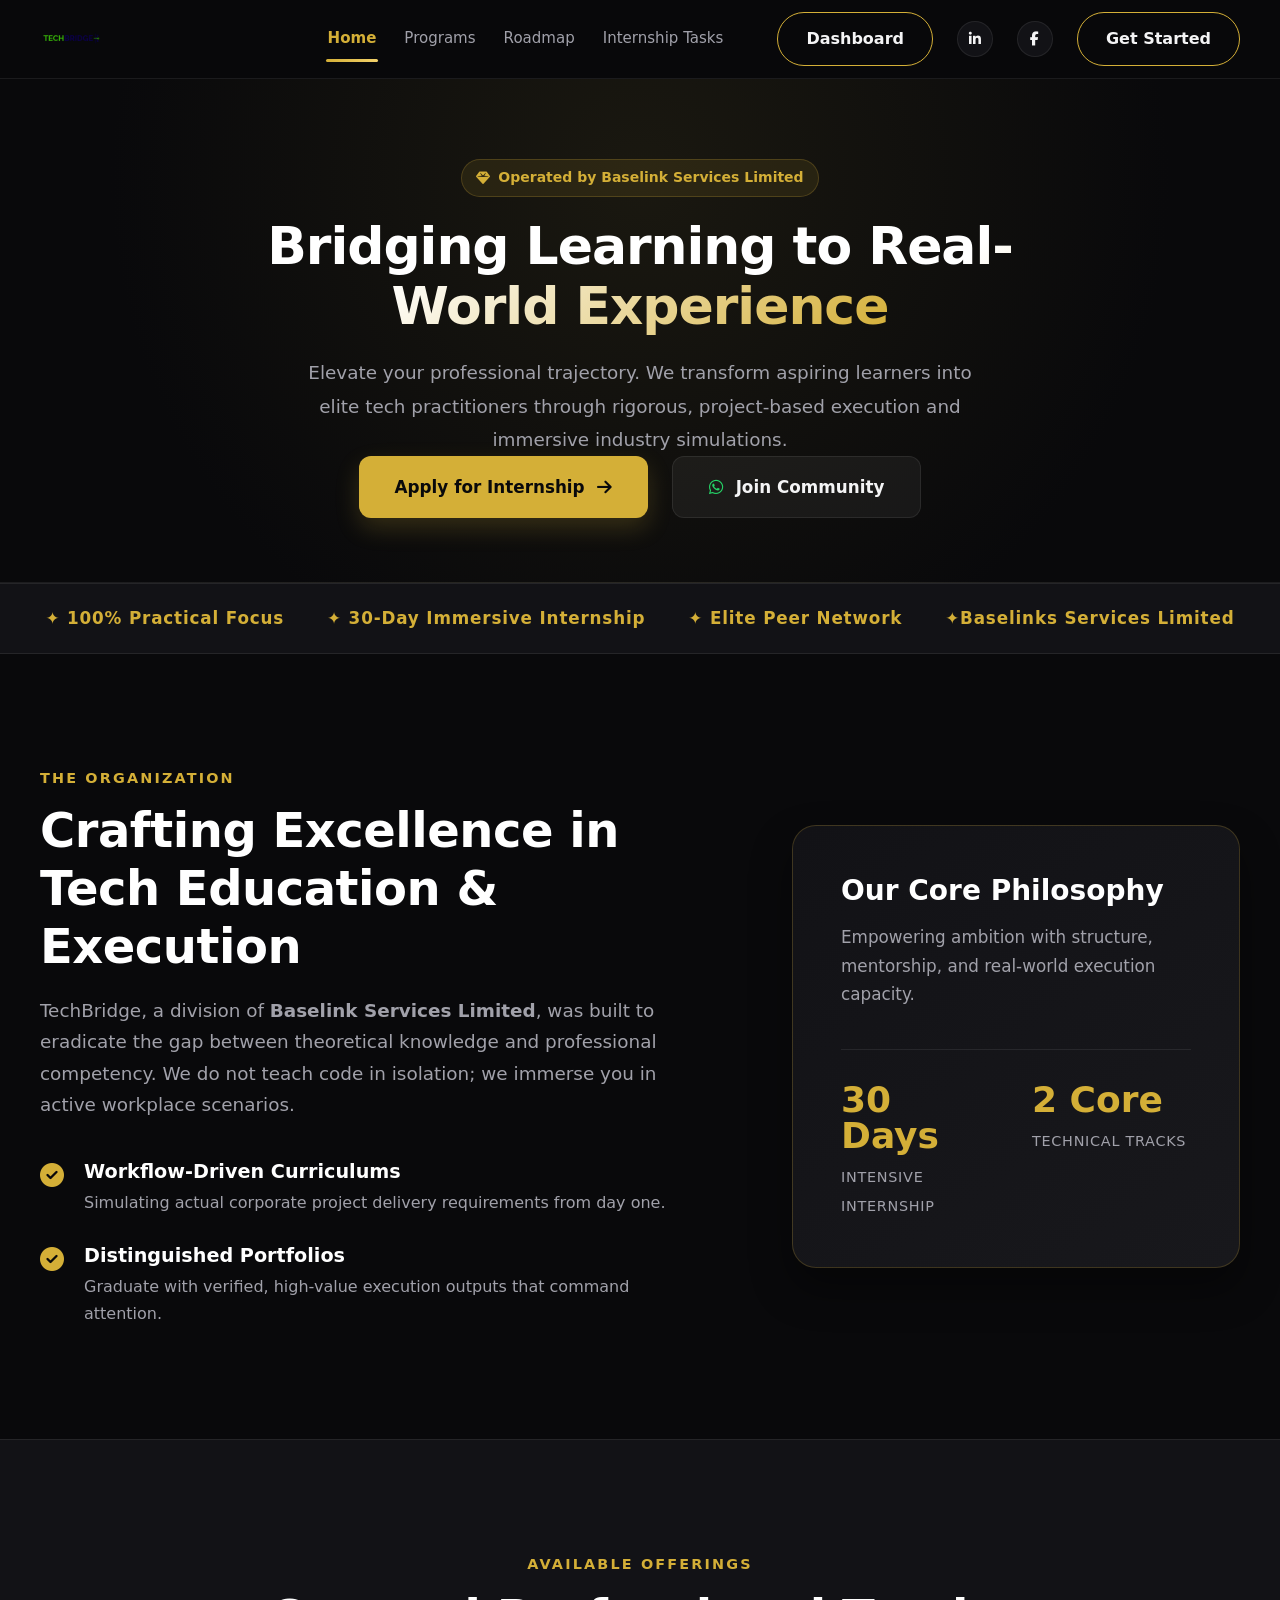
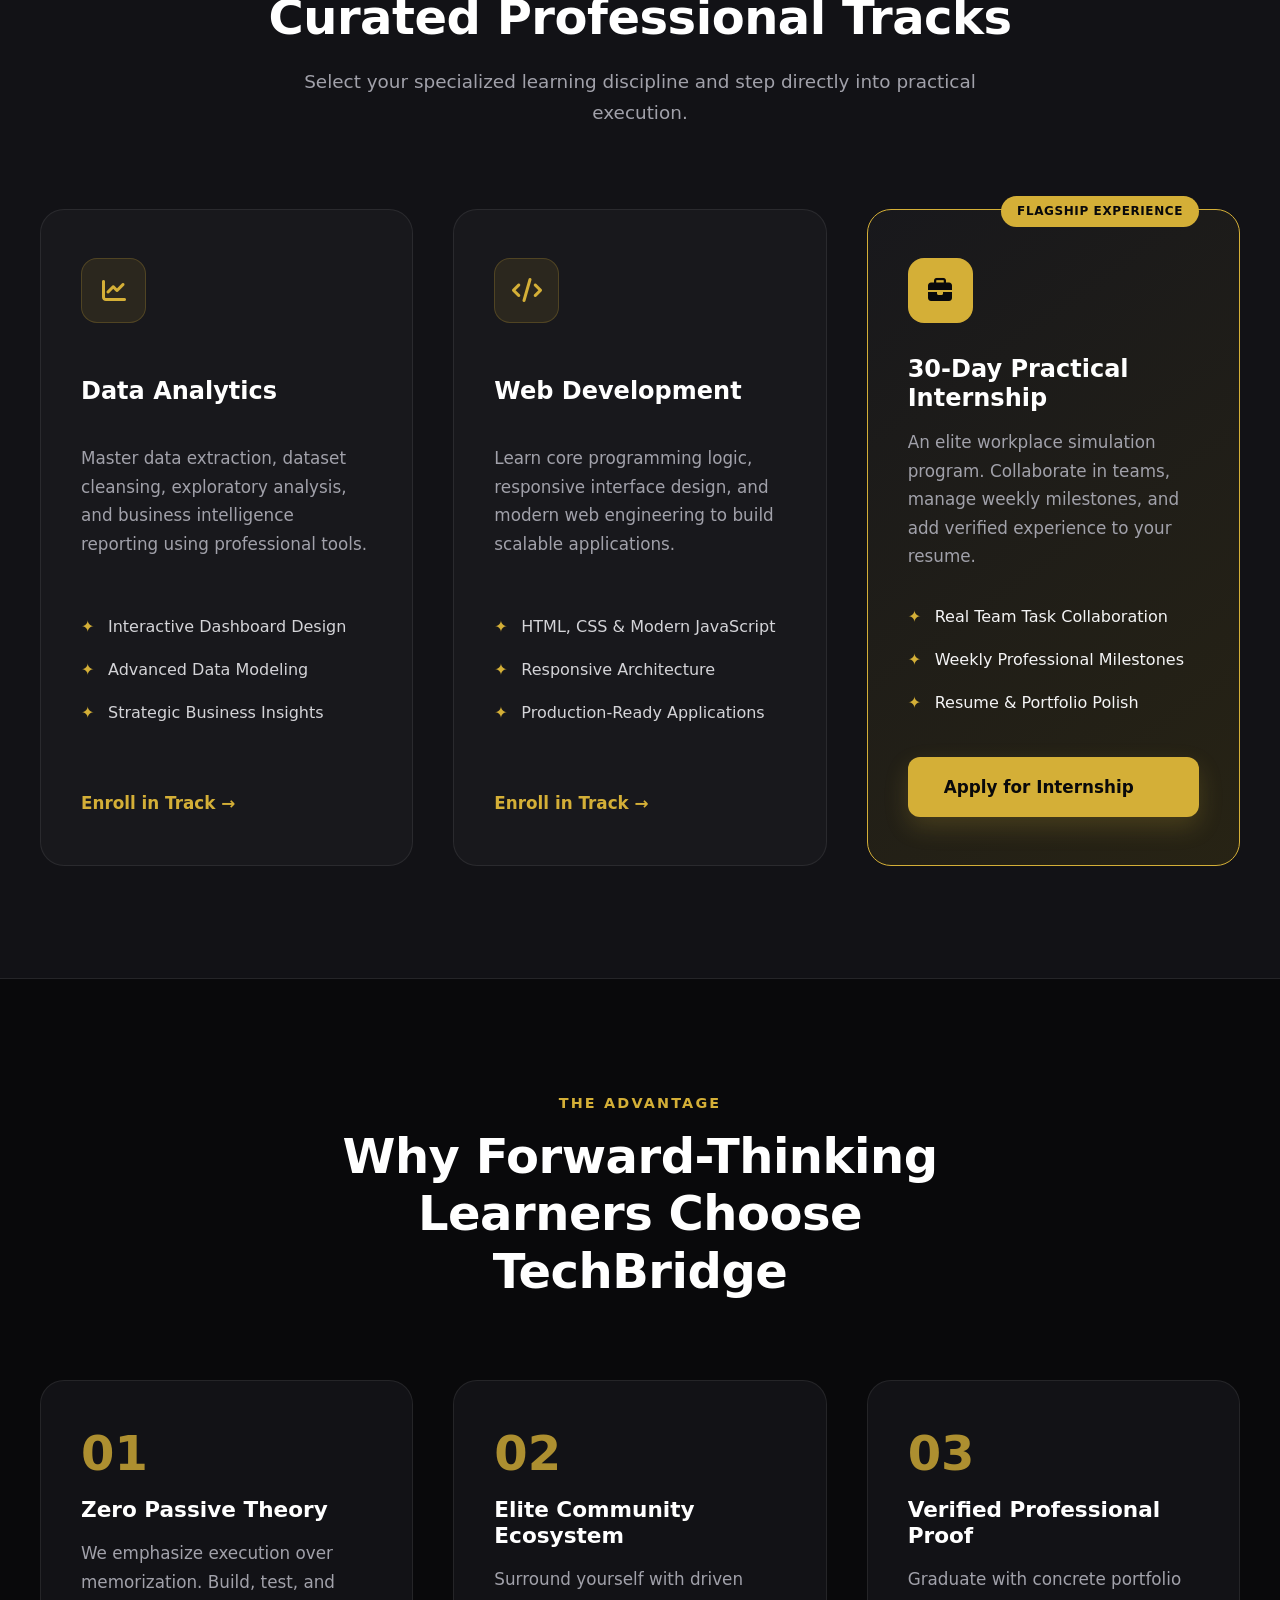
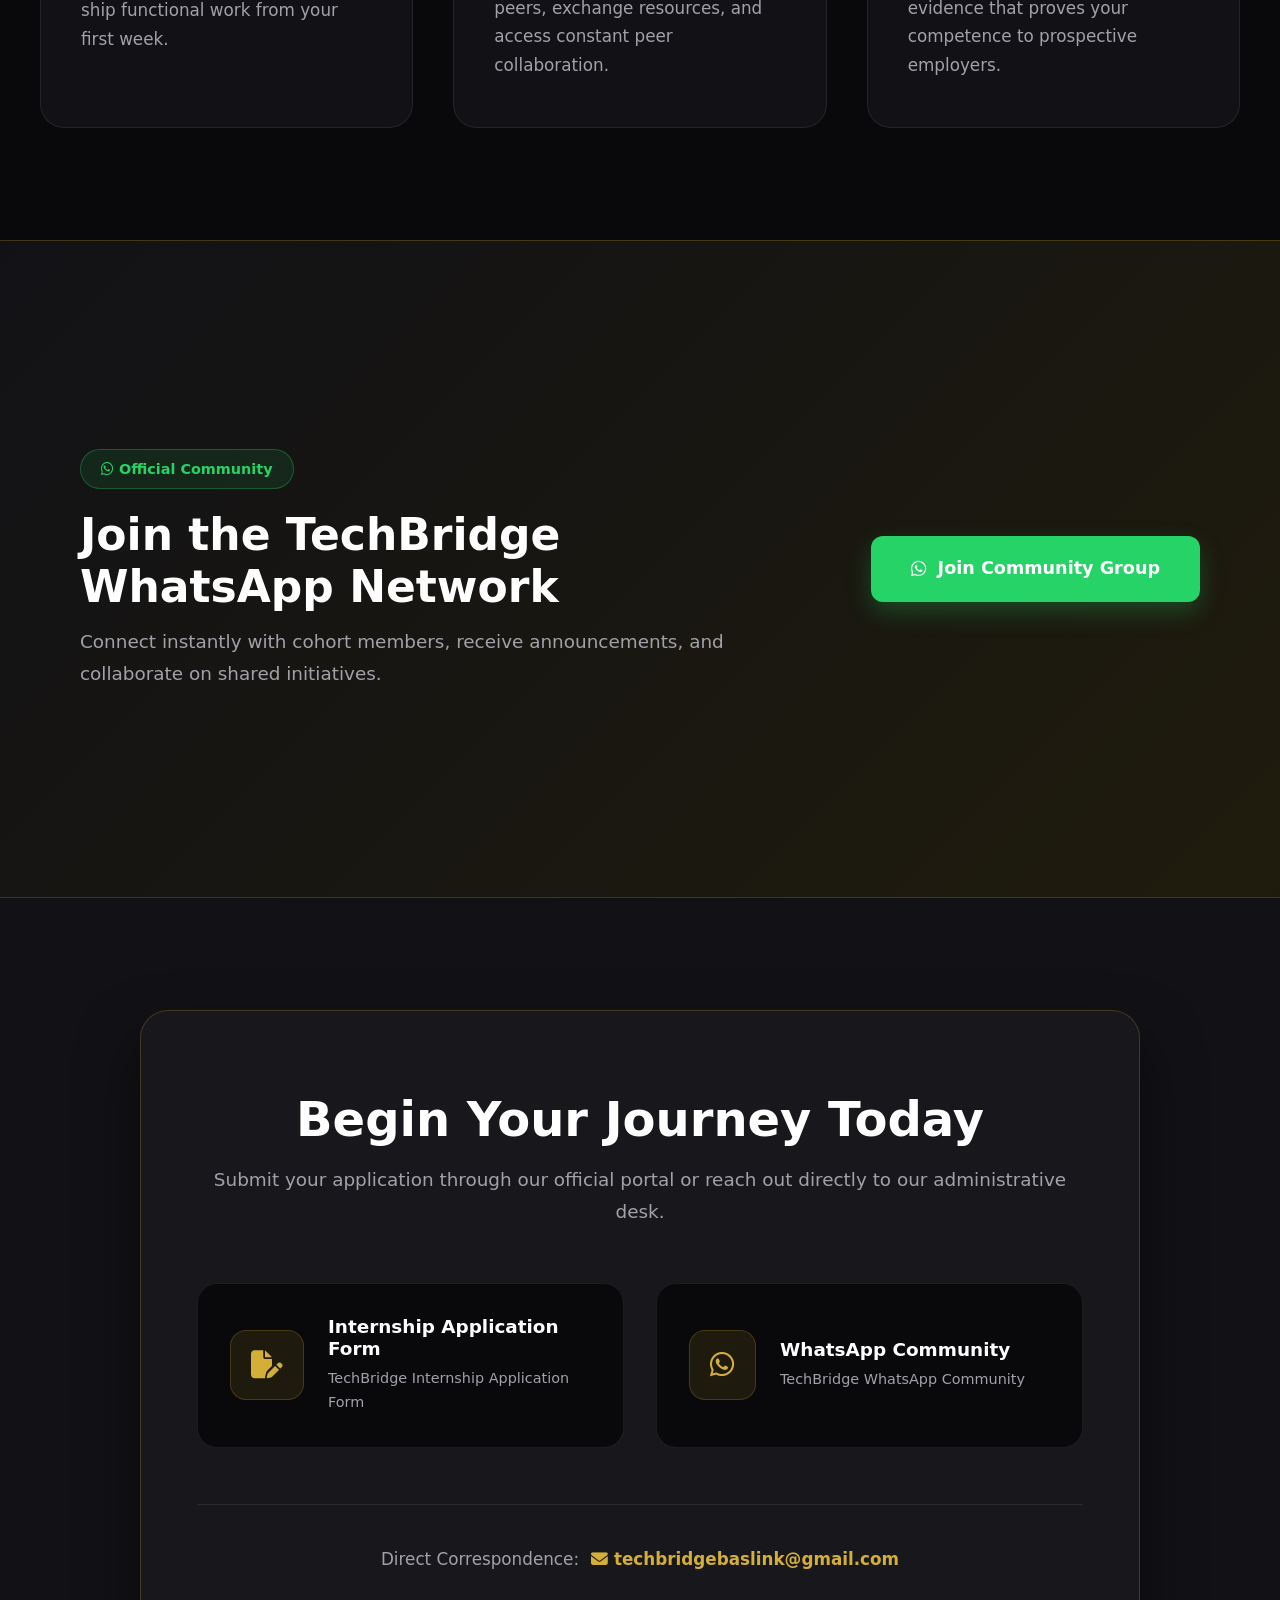
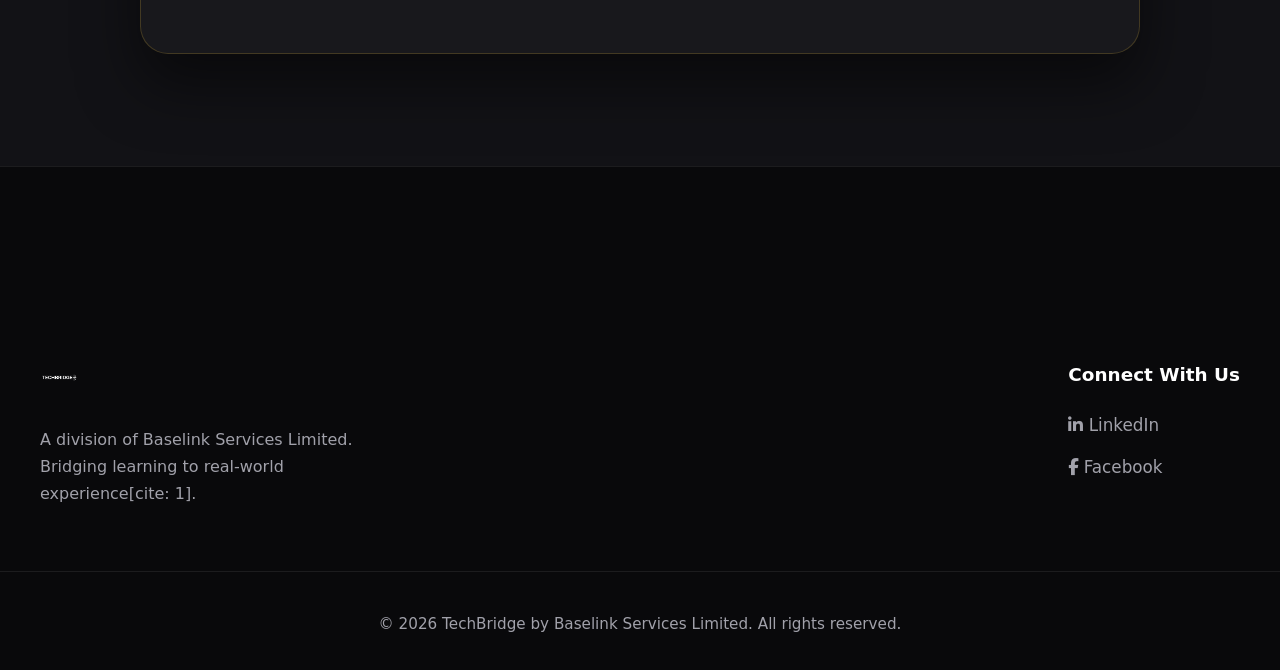
<file: index.html>
<!DOCTYPE html>

<html lang="en">

<head>
    <meta charset="utf-8" />
    <meta content="width=device-width, initial-scale=1.0" name="viewport" />
    <title>TechBridge | Bridging Learning to Real-World Experience</title>
    <link href="style.css" rel="stylesheet" />


    <!-- FontAwesome Luxury Icons -->
    <link href="https://cdnjs.cloudflare.com/ajax/libs/font-awesome/6.4.0/css/all.min.css" rel="stylesheet" />
</head>

<body>
    <!-- Luxury Header / Navbar -->
    <header class="header">
        <div class="nav-container">
            <a class="logo-link" href="#">
                <!-- Using your official TechBridge logo image -->
                <img alt="TechBridge Logo" class="brand-logo-img" src="./image/techbridge-logo.png" />
            </a>
            <nav class="nav-menu" id="navMenu"><a class="nav-link active" href="index.html">Home</a><a class="nav-link"
                    href="program.html">Programs</a><a class="nav-link" href="roadmap.html">Roadmap</a><a
                    class="nav-link" href="experience.html">Internship Tasks</a><a class="nav-link"
                 
            <div class="nav-cta-group"><a class="btn-luxury-outline dashboard-nav-cta"
                    href="dashboard.html">Dashboard</a>
                <a class="social-btn" href="https://www.linkedin.com/company/techbridge-services/" target="_blank"><i
                        class="fab fa-linkedin-in"></i></a>
                <a class="social-btn" href="https://www.facebook.com/p/Baselink-Services-100066771475783/"
                    target="_blank"><i class="fab fa-facebook-f"></i></a>
                <a class="btn-luxury-outline" href="#apply">Get Started</a>
            </div>
            <button aria-label="Toggle navigation" class="hamburger" id="hamburgerBtn">
                <span></span>
                <span></span>
                <span></span>
            </button>
        </div>
    </header>
    <!-- Luxury Hero Section -->
    <section class="hero-luxury">
        <div class="hero-container">
            <div class="hero-badge">
                <i class="fa-solid fa-gem"></i> Operated by Baselink Services Limited
            </div>
            <h1>Bridging Learning to <span class="gold-text">Real-World Experience</span></h1>
            <p class="hero-subtitle">
                Elevate your professional trajectory. We transform aspiring learners into elite tech practitioners
                through rigorous, project-based execution and immersive industry simulations.
            </p>
            <div class="hero-cta-row">
                <a class="btn-gold-solid" href="#apply">Apply for Internship <i class="fas fa-arrow-right"></i></a>
                <a class="btn-glass" href="#community"><i class="fab fa-whatsapp"></i> Join Community</a>
            </div>
        </div>
    </section>
    <!-- Elite Ticker Bar -->
    <div class="luxury-ticker">
        <div class="ticker-content">
            <span>✦ 100% Practical Focus</span>
            <span>✦ 30-Day Immersive Internship</span>
            <span>✦ Elite Peer Network</span>
            <span>✦Baselinks Services Limited</span>
        </div>
    </div>
    <!-- About Section -->
    <section class="section-container about-luxury-grid" id="about">
        <div class="about-text">
            <h5 class="section-gold-eyebrow">The Organization</h5>
            <h2>Crafting Excellence in Tech Education &amp; Execution</h2>
            <p>
                TechBridge, a division of <strong>Baselink Services Limited</strong>, was built to eradicate the gap
                between theoretical knowledge and professional competency. We do not teach code in isolation; we immerse
                you in active workplace scenarios.
            </p>
            <div class="luxury-features-list">
                <div class="l-feature">
                    <i class="fa-solid fa-circle-check"></i>
                    <div>
                        <h4>Workflow-Driven Curriculums</h4>
                        <p>Simulating actual corporate project delivery requirements from day one.</p>
                    </div>
                </div>
                <div class="l-feature">
                    <i class="fa-solid fa-circle-check"></i>
                    <div>
                        <h4>Distinguished Portfolios</h4>
                        <p>Graduate with verified, high-value execution outputs that command attention.</p>
                    </div>
                </div>
            </div>
        </div>
        <div class="about-card-box">
            <div class="glass-card-inner">
                <h3>Our Core Philosophy</h3>
                <p>Empowering ambition with structure, mentorship, and real-world execution capacity.</p>
                <div class="card-stats-grid">
                    <div>
                        <span class="stat-num">30 Days</span>
                        <span class="stat-label">Intensive Internship</span>
                    </div>
                    <div>
                        <span class="stat-num">2 Core</span>
                        <span class="stat-label">Technical Tracks</span>
                    </div>
                </div>
            </div>
        </div>
    </section>
    <!-- Programs & Tracks  -->
    <section class="programs-luxury-section" id="programs">
        <div class="section-container">
            <div class="center-header">
                <h5 class="section-gold-eyebrow">Available Offerings</h5>
                <h2>Curated Professional Tracks</h2>
                <p>Select your specialized learning discipline and step directly into practical execution.</p>
            </div>
            <div class="luxury-programs-grid">
                <!-- Track 1 -->
                <div class="luxury-card hover-lift">
                    <div class="card-top-icon"><i class="fa-solid fa-chart-line"></i></div>
                    <h3>Data Analytics</h3>
                    <p>Master data extraction, dataset cleansing, exploratory analysis, and business intelligence
                        reporting using professional tools.</p>
                    <ul class="luxury-list">
                        <li>Interactive Dashboard Design</li>
                        <li>Advanced Data Modeling</li>
                        <li>Strategic Business Insights</li>
                    </ul>
                    <a class="card-action-link" href="#apply">Enroll in Track →</a>
                </div>
                <!-- Track 2 -->
                <div class="luxury-card hover-lift">
                    <div class="card-top-icon"><i class="fa-solid fa-code"></i></div>
                    <h3>Web Development</h3>
                    <p>Learn core programming logic, responsive interface design, and modern web engineering to build
                        scalable applications.</p>
                    <ul class="luxury-list">
                        <li>HTML, CSS &amp; Modern JavaScript</li>
                        <li>Responsive Architecture</li>
                        <li>Production-Ready Applications</li>
                    </ul>
                    <a class="card-action-link" href="#apply">Enroll in Track →</a>
                </div>
                <!-- Track 3 (Flagship Featured) -->
                <div class="luxury-card flagship-luxury hover-lift">
                    <div class="gold-pill-tag">Flagship Experience</div>
                    <div class="card-top-icon gold-icon"><i class="fa-solid fa-briefcase"></i></div>
                    <h3>30-Day Practical Internship</h3>
                    <p>An elite workplace simulation program. Collaborate in teams, manage weekly milestones, and add
                        verified experience to your resume.</p>
                    <ul class="luxury-list light-mode-list">
                        <li>Real Team Task Collaboration</li>
                        <li>Weekly Professional Milestones</li>
                        <li>Resume &amp; Portfolio Polish</li>
                    </ul>
                    <a class="btn-gold-solid" href="https://docs.google.com/forms/u/0/" target="_blank">Apply for
                        Internship</a>
                </div>
            </div>
        </div>
    </section>
    <!-- Why Choose Us -->
    <section class="section-container why-luxury-section" id="why-us">
        <div class="center-header">
            <h5 class="section-gold-eyebrow">The Advantage</h5>
            <h2>Why Forward-Thinking Learners Choose TechBridge</h2>
        </div>
        <div class="luxury-benefits-grid">
            <div class="benefit-box hover-lift">
                <span class="gold-number">01</span>
                <h4>Zero Passive Theory</h4>
                <p>We emphasize execution over memorization. Build, test, and ship functional work from your first week.
                </p>
            </div>
            <div class="benefit-box hover-lift">
                <span class="gold-number">02</span>
                <h4>Elite Community Ecosystem</h4>
                <p>Surround yourself with driven peers, exchange resources, and access constant peer collaboration.</p>
            </div>
            <div class="benefit-box hover-lift">
                <span class="gold-number">03</span>
                <h4>Verified Professional Proof</h4>
                <p>Graduate with concrete portfolio evidence that proves your competence to prospective employers.</p>
            </div>
        </div>
    </section>
    <!-- Community Banner -->
    <section class="community-luxury-banner" id="community">
        <div class="section-container banner-flex">
            <div>
                <span class="whatsapp-badge"><i class="fab fa-whatsapp"></i> Official Community</span>
                <h2>Join the TechBridge WhatsApp Network</h2>
                <p>Connect instantly with cohort members, receive announcements, and collaborate on shared initiatives.
                </p>
            </div>
            <a class="btn-whatsapp-luxury hover-lift" href="https://chat.whatsapp.com" target="_blank">
                <i class="fab fa-whatsapp"></i> Join Community Group
            </a>
        </div>
    </section>
    <!-- Application / Contact Hub -->
    <section class="apply-luxury-section" id="apply">
        <div class="section-container">
            <div class="apply-luxury-box">
                <h2>Begin Your Journey Today</h2>
                <p>Submit your application through our official portal or reach out directly to our administrative desk.
                </p>
                <div class="apply-grid-options">
                    <a class="luxury-option-card hover-lift" href="https://docs.google.com/forms/u/0/" target="_blank">
                        <i class="fa-solid fa-file-pen"></i>
                        <div>
                            <h4>Internship Application Form</h4>
                            <p>TechBridge Internship Application Form</p>
                        </div>
                    </a>
                    <a class="luxury-option-card hover-lift" href="https://chat.whatsapp.com" target="_blank">
                        <i class="fab fa-whatsapp"></i>
                        <div>
                            <h4>WhatsApp Community</h4>
                            <p>TechBridge WhatsApp Community</p>
                        </div>
                    </a>
                </div>
                <div class="contact-strip-luxury">
                    <span>Direct Correspondence:</span>
                    <a href="mailto:techbridgebaslink@gmail.com"><i class="fa-solid fa-envelope"></i>
                        techbridgebaslink@gmail.com</a>
                </div>
            </div>
        </div>
    </section>
    <!-- Luxury Footer -->
    <footer class="footer-luxury">
        <div class="section-container footer-flex">
            <div class="footer-brand">
                <img alt="TechBridge Logo" class="footer-logo-img" src="./image/techbridge-logo.png" />
                <p>A division of Baselink Services Limited. Bridging learning to real-world experience[cite: 1].</p>
            </div>
            <div class="footer-socials">
                <h5>Connect With Us</h5>
                <div class="social-links-row">
                    <a href="https://www.linkedin.com/company/techbridge-services/" target="_blank"><i
                            class="fab fa-linkedin-in"></i> LinkedIn</a>
                    <a href="https://www.facebook.com/p/Baselink-Services-100066771475783/" target="_blank"><i
                            class="fab fa-facebook-f"></i> Facebook</a>
                </div>
            </div>
        </div>
        <div class="footer-bottom-bar">
            <p>© 2026 TechBridge by Baselink Services Limited. All rights reserved.</p>
        </div>
    </footer>
    <!-- Script File -->
    <script src="script.js"></script>
</body>

</html>
</file>
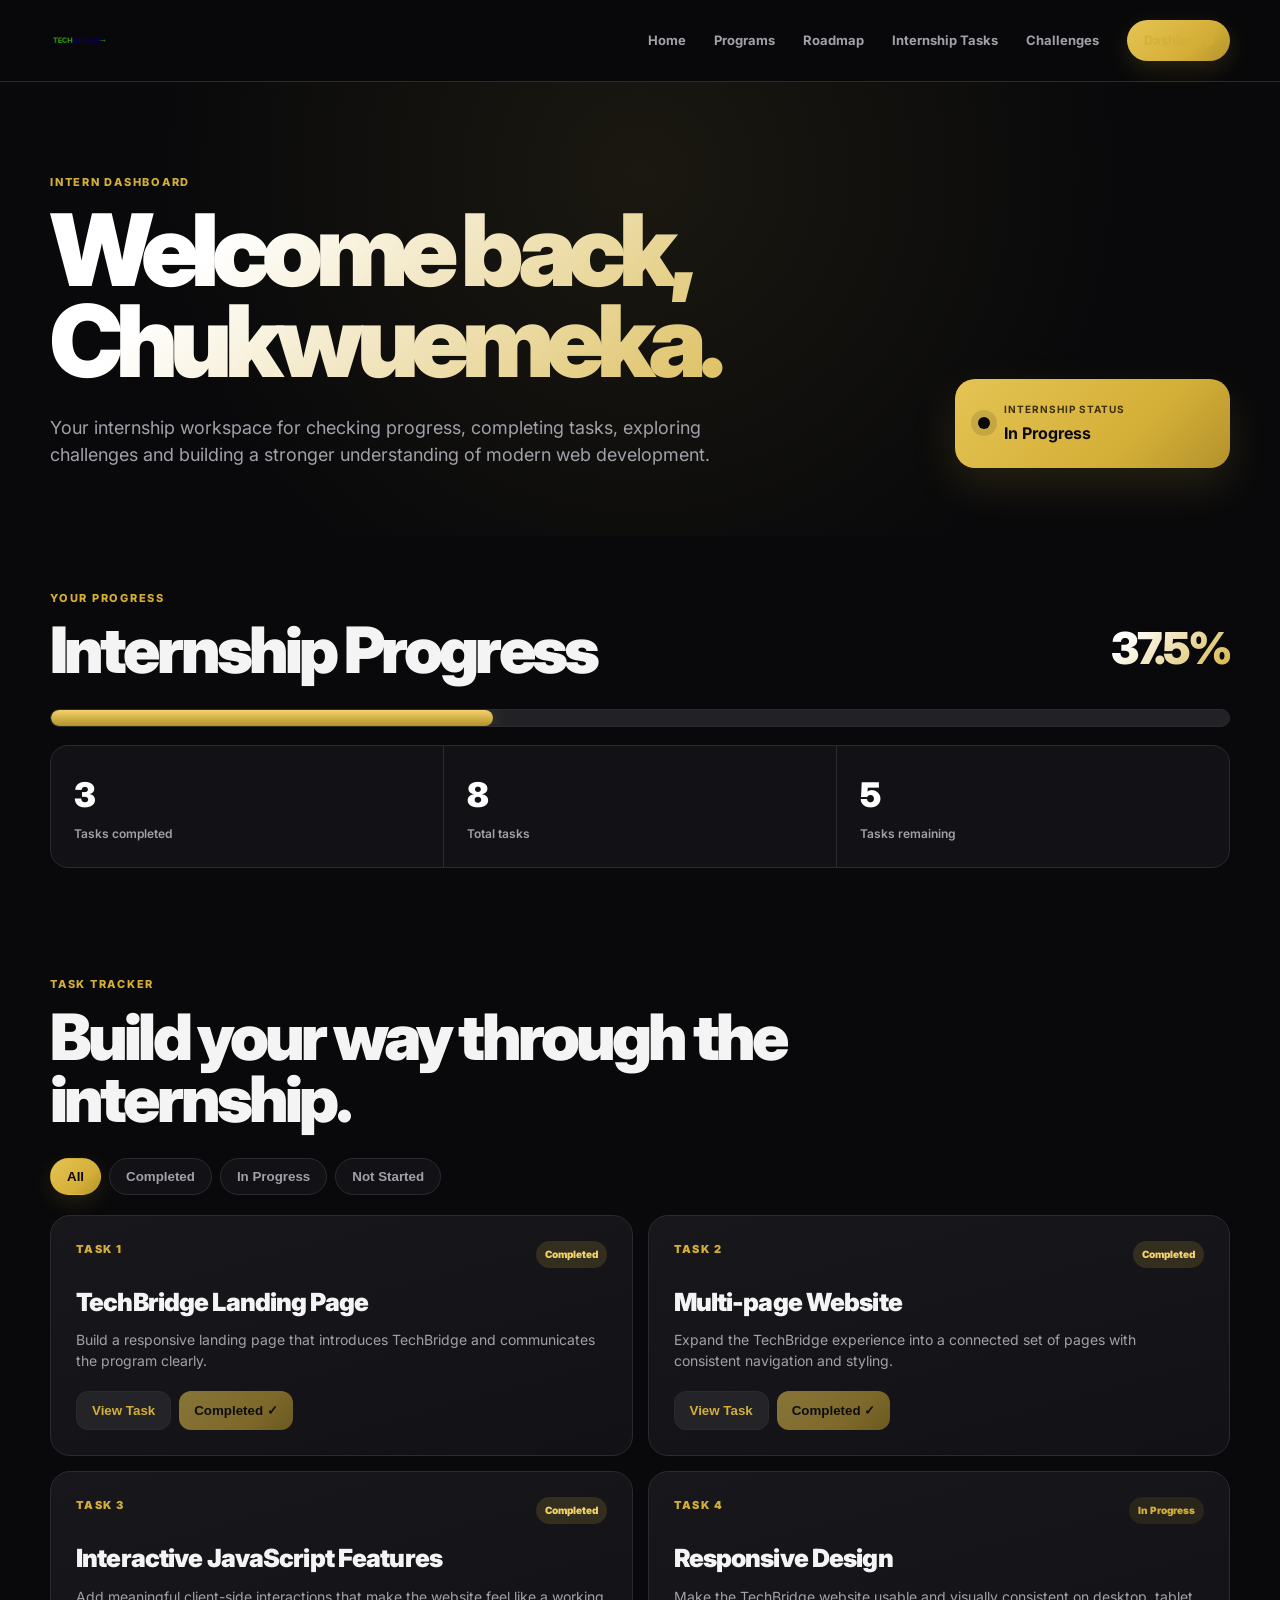
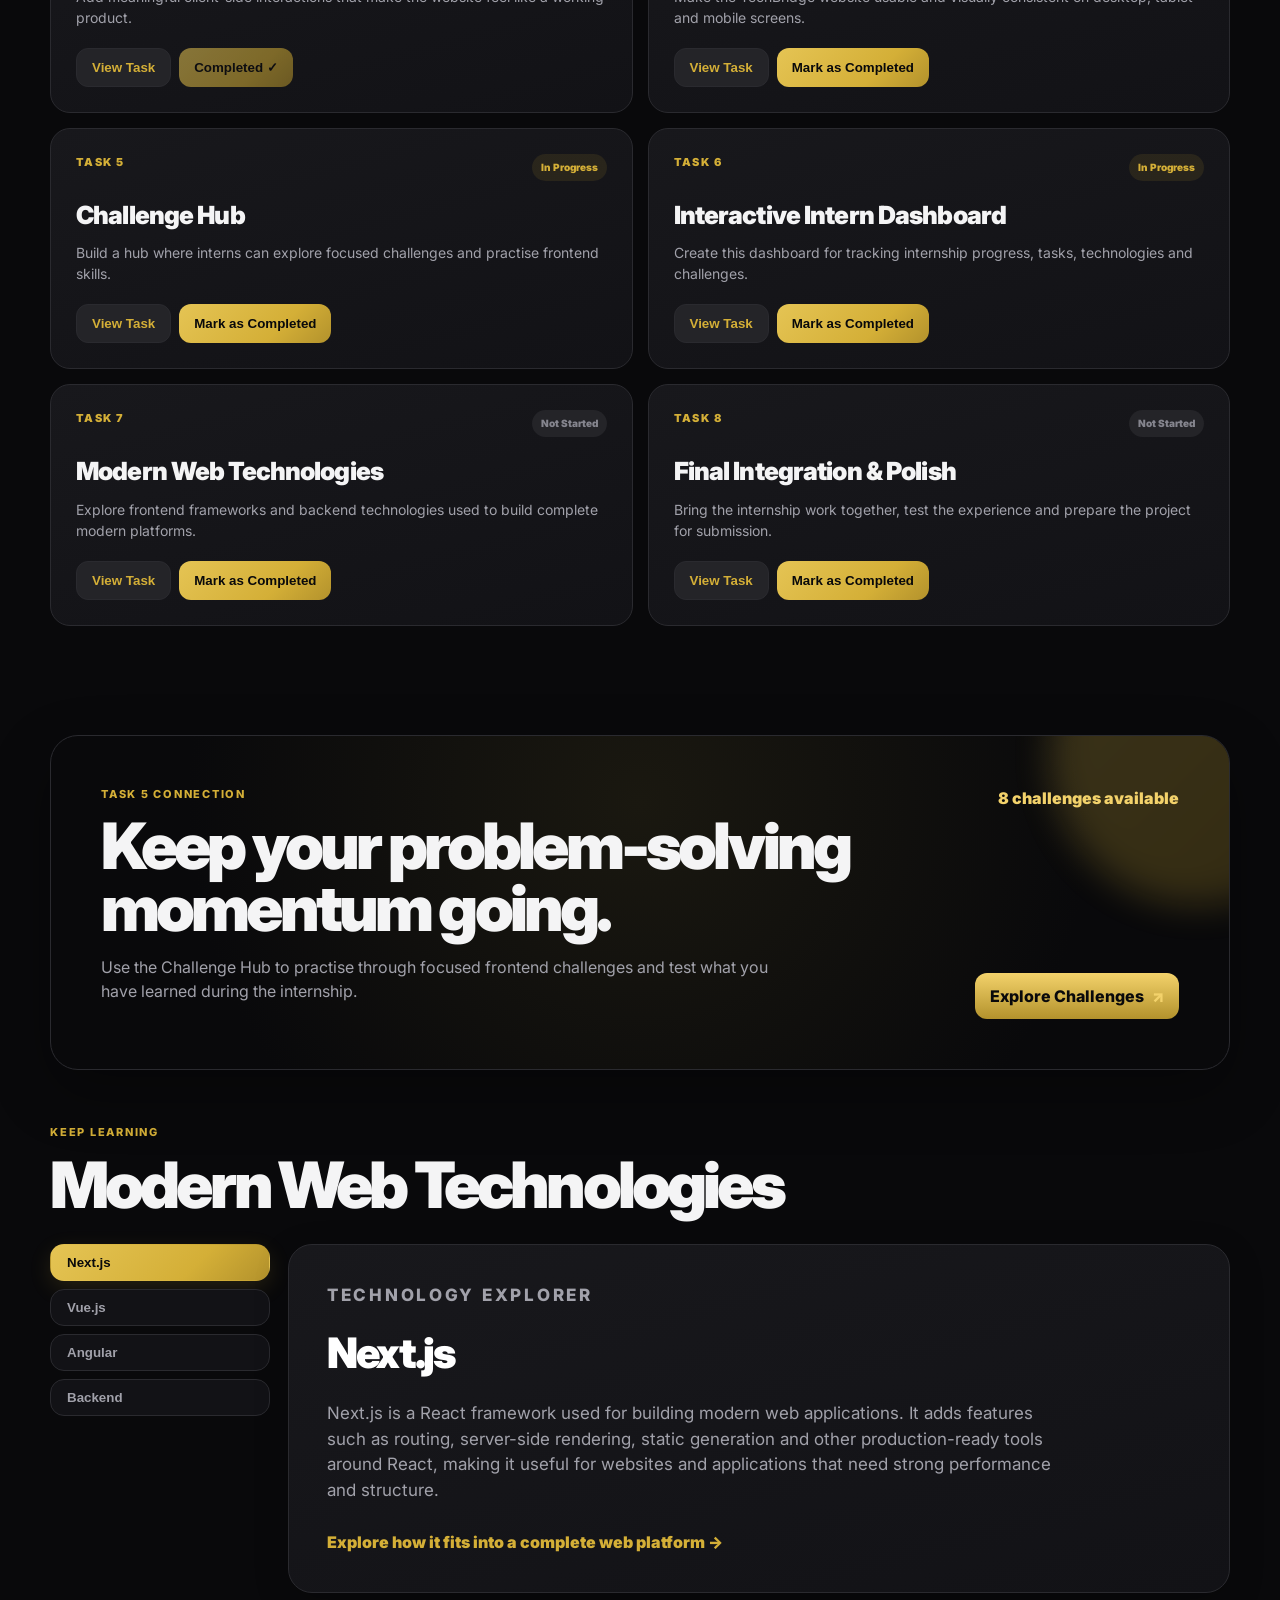
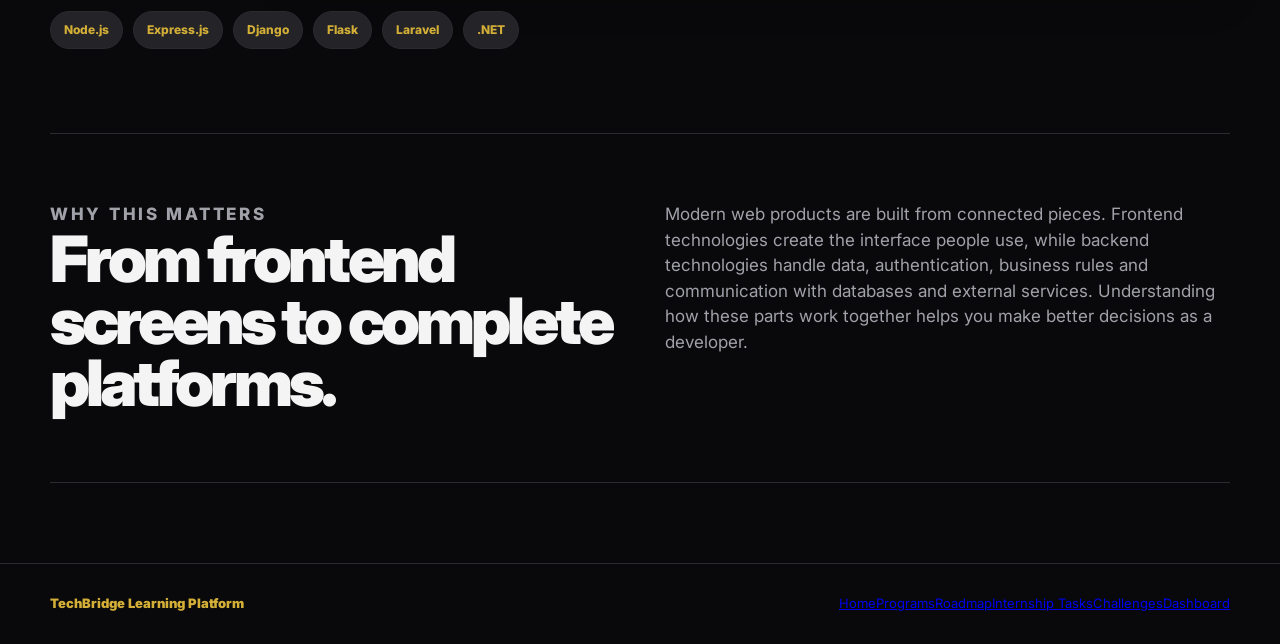
<file: dashboard.html>
<!DOCTYPE html>

<html lang="en">
<head>
<meta charset="utf-8"/>
<meta content="width=device-width, initial-scale=1.0" name="viewport"/>
<meta content="TechBridge Interactive Intern Dashboard" name="description"/>
<title>TechBridge — Intern Dashboard</title>
<link href="css/dashboard.css" rel="stylesheet"/>
</head>
<body>
<header class="topbar"><a aria-label="TechBridge home" class="brand" href="index.html"><img alt="TechBridge" class="brand-logo" src="image/techbridge-logo.png"/></a><nav aria-label="Primary navigation" class="nav" id="dashboardNav"><a href="index.html">Home</a><a href="program.html">Programs</a><a href="roadmap.html">Roadmap</a><a href="experience.html">Internship Tasks</a><a href="challenge.html">Challenges</a><a href="dashboard.html">Dashboard</a></nav><button aria-controls="dashboardNav" aria-expanded="false" aria-label="Open navigation" class="menu-btn" id="menuBtn" type="button">☰</button></header>
<main>
<section class="hero wrap">
<div>
<p class="eyebrow">INTERN DASHBOARD</p>
<h1>Welcome back, <span id="internName">Chukwuemeka</span>.</h1>
<p class="hero-copy">Your internship workspace for checking progress, completing tasks, exploring challenges and building a stronger understanding of modern web development.</p>
</div>
<div class="status-card">
<span class="status-dot"></span>
<div><small>Internship status</small><strong>In Progress</strong></div>
</div>
</section>
<section class="wrap progress-section">
<div class="section-heading"><div><p class="eyebrow">YOUR PROGRESS</p><h2>Internship Progress</h2></div><span id="progressText">0%</span></div>
<div aria-label="Internship progress" class="progress-track"><div class="progress-fill" id="progressBar"></div></div>
<div class="stats">
<div><strong id="completedCount">0</strong><span>Tasks completed</span></div>
<div><strong>8</strong><span>Total tasks</span></div>
<div><strong id="remainingCount">8</strong><span>Tasks remaining</span></div>
</div>
</section>
<section class="wrap tasks-section">
<div class="section-heading"><div><p class="eyebrow">TASK TRACKER</p><h2>Build your way through the internship.</h2></div></div>
<div aria-label="Filter tasks" class="filters" role="group">
<button class="filter active" data-filter="All">All</button><button class="filter" data-filter="Completed">Completed</button><button class="filter" data-filter="In Progress">In Progress</button><button class="filter" data-filter="Not Started">Not Started</button>
</div>
<div class="task-grid" id="taskGrid"></div>
<p class="empty" hidden="" id="emptyState">No tasks match this filter.</p>
</section>
<section class="challenge-banner wrap">
<div><p class="eyebrow">TASK 5 CONNECTION</p><h2>Keep your problem-solving momentum going.</h2><p>Use the Challenge Hub to practise through focused frontend challenges and test what you have learned during the internship.</p></div>
<div class="challenge-side"><span>8 challenges available</span><a class="button light" href="challenge.html">Explore Challenges <span>↗</span></a></div>
</section>
<section class="wrap tech-section">
<div class="section-heading"><div><p class="eyebrow">KEEP LEARNING</p><h2>Modern Web Technologies</h2></div></div>
<div class="tech-layout">
<div aria-label="Technology explorer" class="tech-tabs" role="tablist">
<button class="tech-tab active" data-tech="next">Next.js</button><button class="tech-tab" data-tech="vue">Vue.js</button><button class="tech-tab" data-tech="angular">Angular</button><button class="tech-tab" data-tech="backend">Backend</button>
</div>
<article class="tech-panel" id="techPanel"></article>
</div>
<div class="backend-stack"><span>Node.js</span><span>Express.js</span><span>Django</span><span>Flask</span><span>Laravel</span><span>.NET</span></div>
</section>
<section class="wrap learning-note">
<div><p class="eyebrow">WHY THIS MATTERS</p><h2>From frontend screens to complete platforms.</h2></div>
<p>Modern web products are built from connected pieces. Frontend technologies create the interface people use, while backend technologies handle data, authentication, business rules and communication with databases and external services. Understanding how these parts work together helps you make better decisions as a developer.</p>
</section>
</main>
<div aria-hidden="true" class="modal" id="taskModal"><div class="modal-backdrop" data-close=""></div><section aria-labelledby="modalTitle" aria-modal="true" class="modal-card" role="dialog"><button aria-label="Close" class="modal-close" data-close="">×</button><p class="eyebrow" id="modalNumber"></p><h2 id="modalTitle"></h2><p id="modalDescription"></p><div class="modal-details" id="modalDetails"></div></section></div>
<footer class="footer"><div class="wrap"><strong>TechBridge Learning Platform</strong><span class="footer-nav-links"><a href="index.html">Home</a><a href="program.html">Programs</a><a href="roadmap.html">Roadmap</a><a href="experience.html">Internship Tasks</a><a href="challenge.html">Challenges</a><a href="dashboard.html">Dashboard</a></span></div></footer>
<script src="js/dashboard.js"></script>
</body>
</html>
</file>
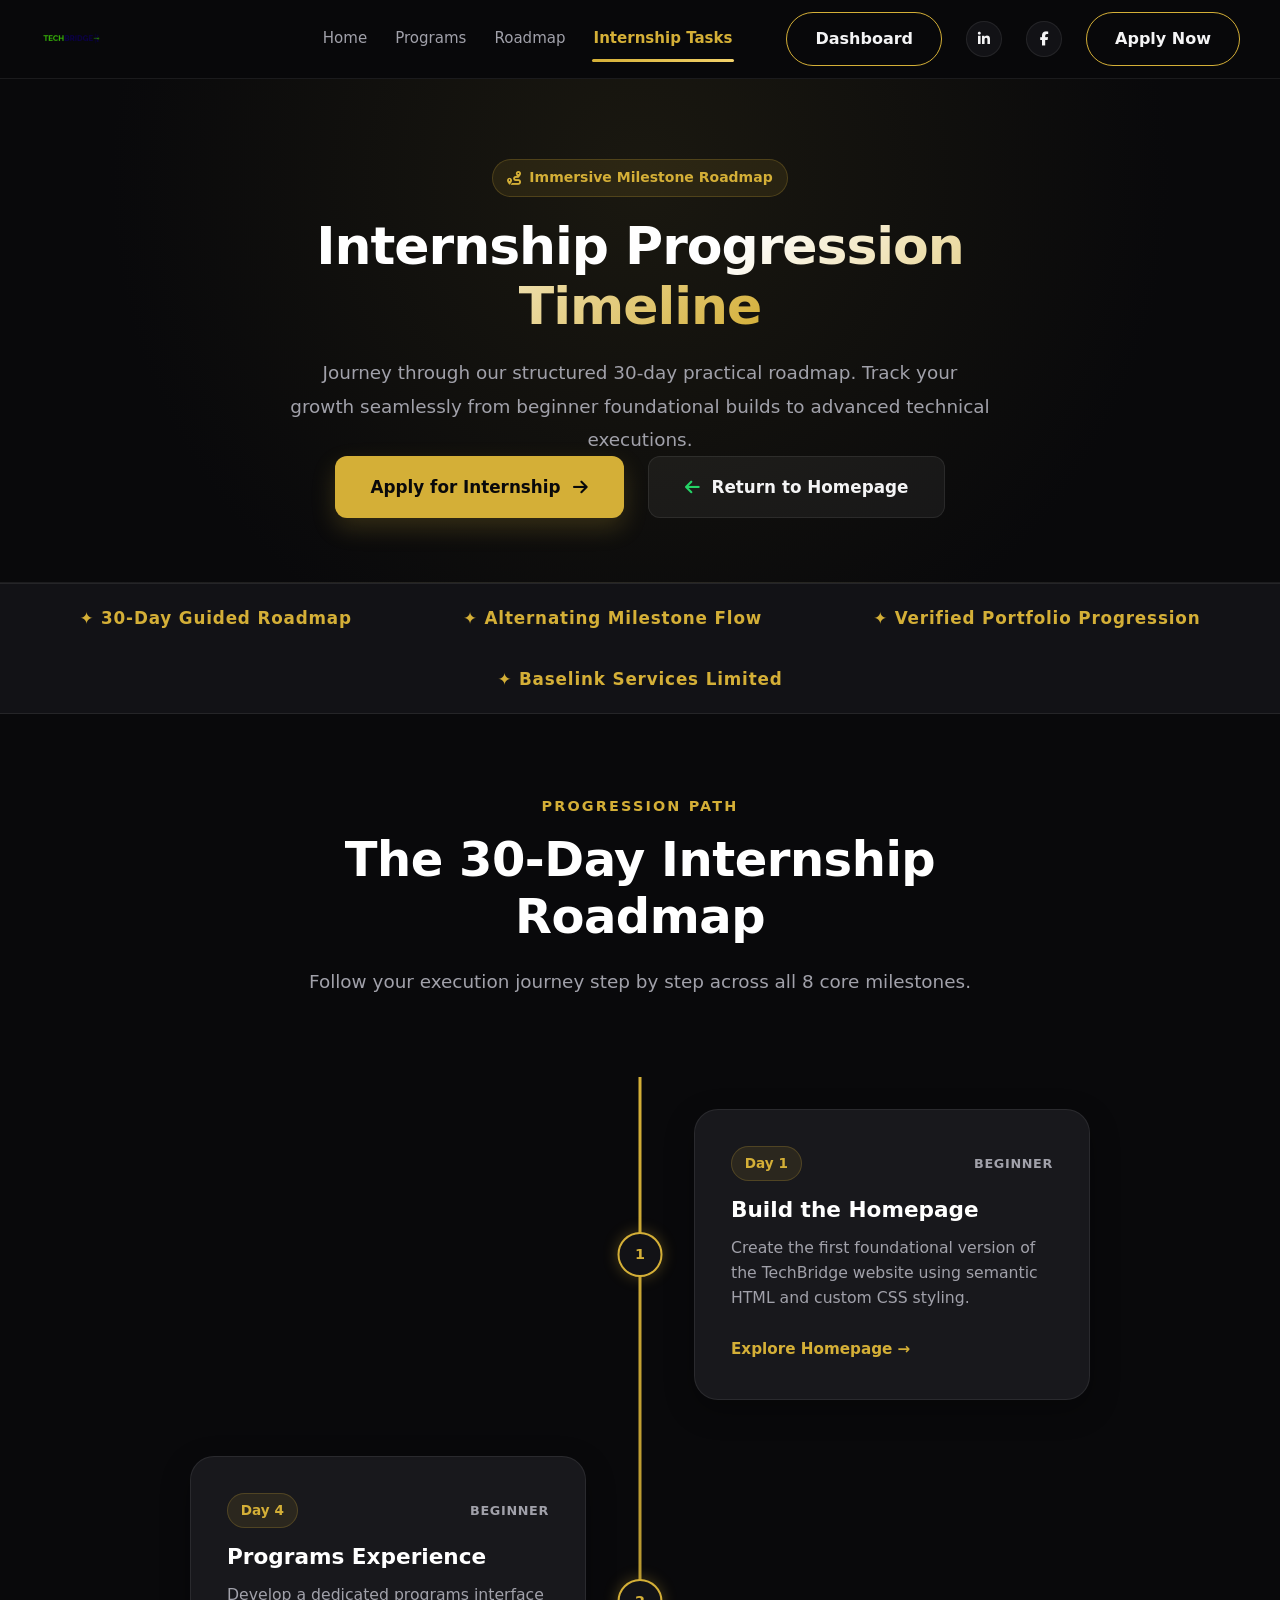
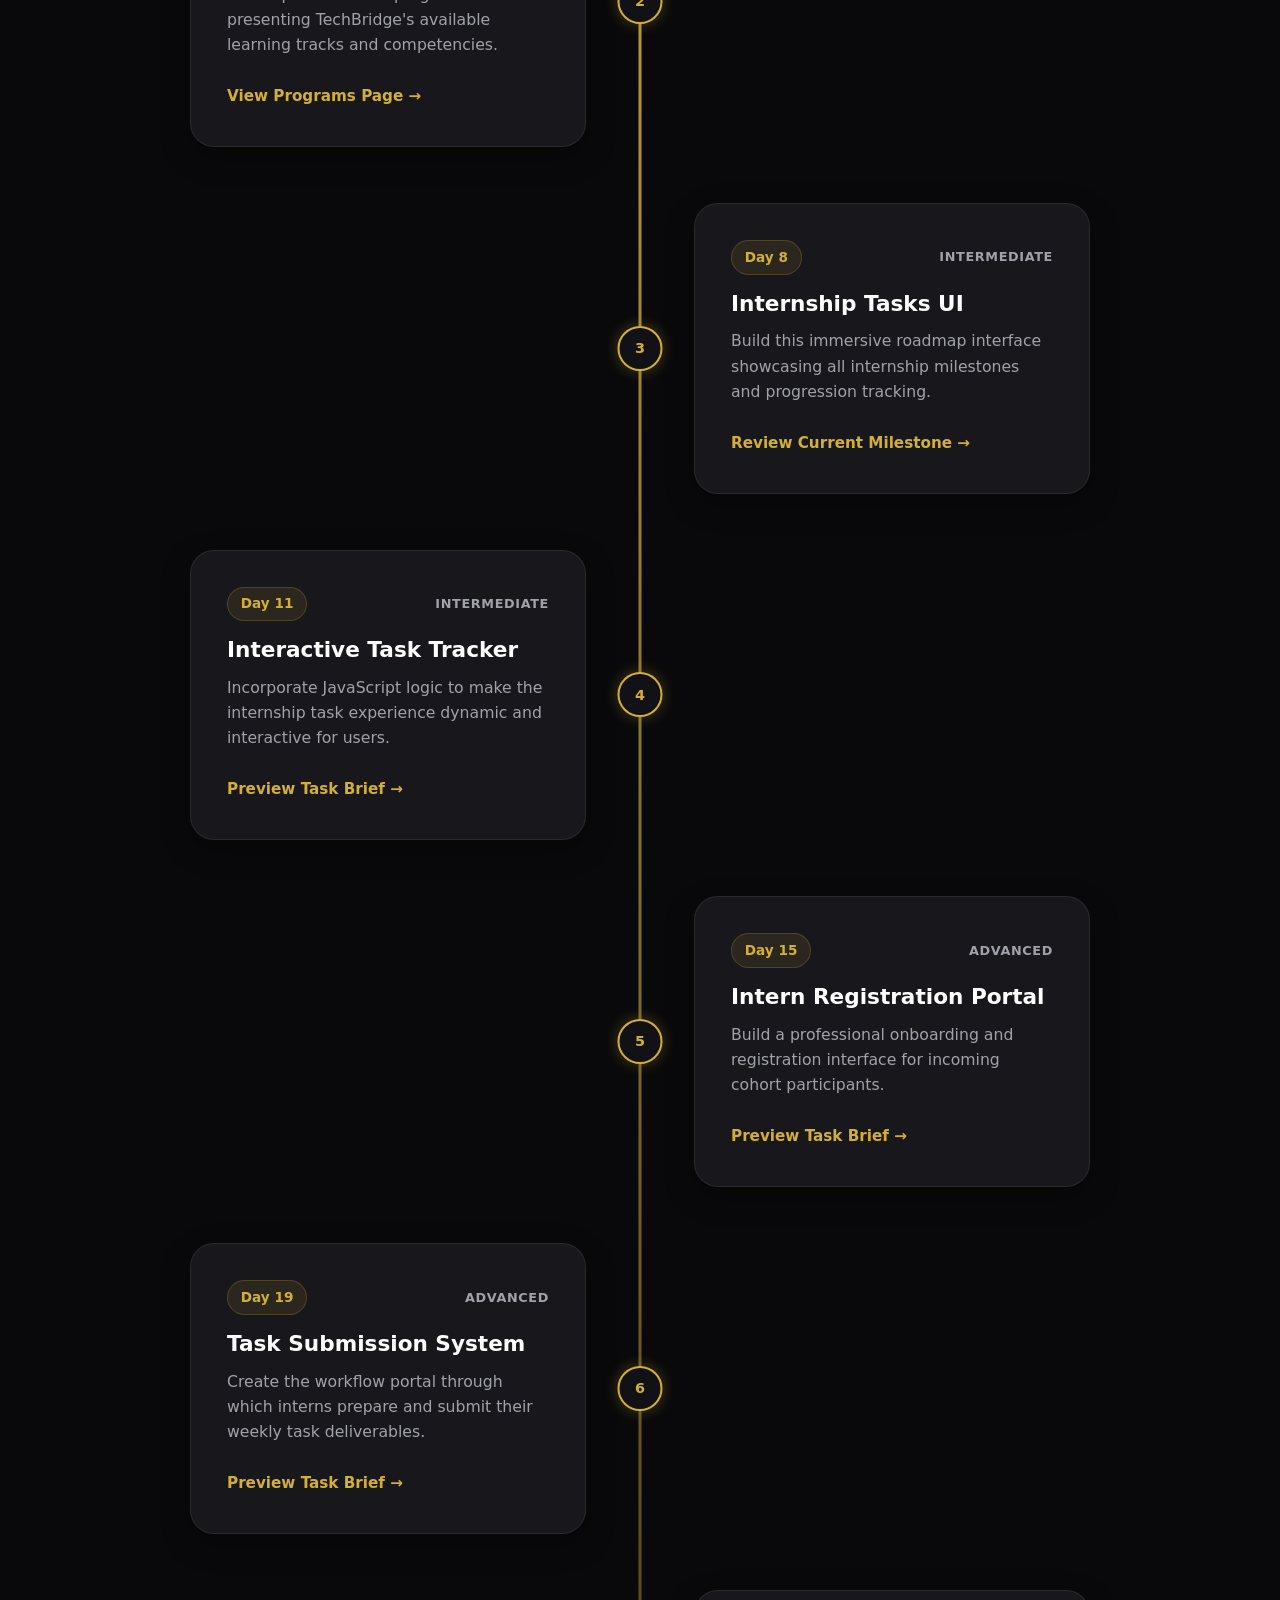
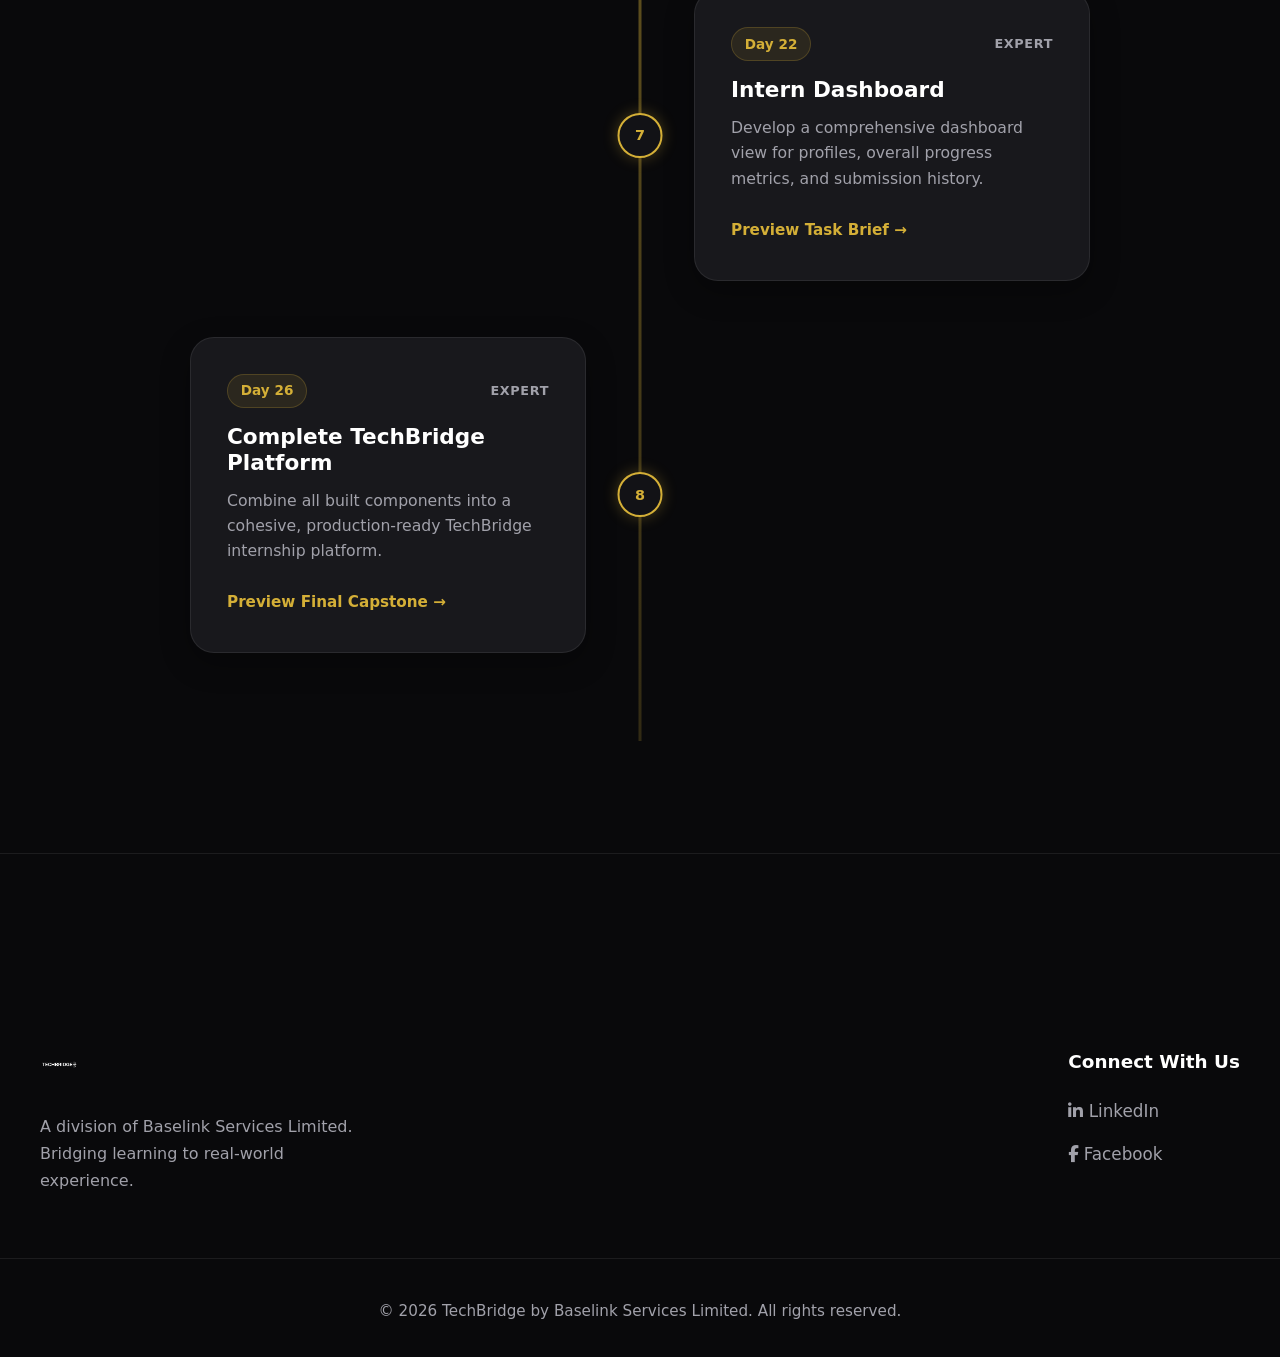
<file: experience.html>
<!DOCTYPE html>

<html lang="en">

<head>
    <meta charset="utf-8" />
    <meta content="width=device-width, initial-scale=1.0" name="viewport" />
    <title>TechBridge Internship Tasks Experience</title>
    <!-- Link to your shared style.css -->
    <link href="style.css" rel="stylesheet" />

    <!-- FontAwesome Luxury Icons -->
    <link href="https://cdnjs.cloudflare.com/ajax/libs/font-awesome/6.4.0/css/all.min.css" rel="stylesheet" />
</head>

<body>
    <!-- Luxury Header / Navbar -->
    <header class="header">
        <div class="nav-container">
            <a class="logo-link" href="index.html">
                <img alt="TechBridge Logo" class="brand-logo-img" src="./image/techbridge-logo.png" />
            </a>
            <nav class="nav-menu" id="navMenu"><a class="nav-link" href="index.html">Home</a><a class="nav-link"
                    href="program.html">Programs</a><a class="nav-link" href="roadmap.html">Roadmap</a><a
                    class="nav-link active" href="experience.html">Internship Tasks</a><a class="nav-link"
                 
            <div class="nav-cta-group"><a class="btn-luxury-outline dashboard-nav-cta"
                    href="dashboard.html">Dashboard</a>
                <a class="social-btn" href="https://www.linkedin.com/company/techbridge-services/" target="_blank"><i
                        class="fab fa-linkedin-in"></i></a>
                <a class="social-btn" href="https://www.facebook.com/p/Baselink-Services-100066771475783/"
                    target="_blank"><i class="fab fa-facebook-f"></i></a>
                <a class="btn-luxury-outline" href="https://docs.google.com/forms/u/0/" target="_blank">Apply Now</a>
            </div>
            <button aria-expanded="false" aria-label="Toggle navigation" class="hamburger" id="hamburgerBtn"
                type="button"><span></span><span></span><span></span></button>
        </div>
    </header>
    <!-- Luxury Hero Section -->
    <section class="hero-luxury">
        <div class="hero-container">
            <div class="hero-badge">
                <i class="fa-solid fa-route"></i> Immersive Milestone Roadmap
            </div>
            <h1>Internship <span class="gold-text">Progression Timeline</span></h1>
            <p class="hero-subtitle">
                Journey through our structured 30-day practical roadmap. Track your growth seamlessly from beginner
                foundational builds to advanced technical executions.
            </p>
            <div class="hero-cta-row">
                <a class="btn-gold-solid" href="https://docs.google.com/forms/u/0/" target="_blank">Apply for Internship
                    <i class="fas fa-arrow-right"></i></a>
                <a class="btn-glass" href="index.html"><i class="fas fa-arrow-left"></i> Return to Homepage</a>
            </div>
        </div>
    </section>
    <!-- Elite Ticker Bar -->
    <div class="luxury-ticker">
        <div class="ticker-content">
            <span>✦ 30-Day Guided Roadmap</span>
            <span>✦ Alternating Milestone Flow</span>
            <span>✦ Verified Portfolio Progression</span>
            <span>✦ Baselink Services Limited</span>
        </div>
    </div>
    <!-- Interactive Vertical Timeline Section -->
    <section class="section-container" style="padding-top: 5rem; padding-bottom: 7rem;">
        <div class="center-header">
            <h5 class="section-gold-eyebrow">Progression Path</h5>
            <h2>The 30-Day Internship Roadmap</h2>
            <p>Follow your execution journey step by step across all 8 core milestones.</p>
        </div>
        <div class="timeline-container">
            <!-- Milestone 1 -->
            <div class="timeline-item">
                <div class="timeline-node">1</div>
                <div class="timeline-content">
                    <div class="timeline-header-row">
                        <span class="timeline-day-pill">Day 1</span>
                        <span class="timeline-difficulty">Beginner</span>
                    </div>
                    <h3>Build the Homepage</h3>
                    <p>Create the first foundational version of the TechBridge website using semantic HTML and custom
                        CSS styling.</p>
                    <a class="timeline-action-link" href="index.html">Explore Homepage →</a>
                </div>
            </div>
            <!-- Milestone 2 -->
            <div class="timeline-item">
                <div class="timeline-node">2</div>
                <div class="timeline-content">
                    <div class="timeline-header-row">
                        <span class="timeline-day-pill">Day 4</span>
                        <span class="timeline-difficulty">Beginner</span>
                    </div>
                    <h3>Programs Experience</h3>
                    <p>Develop a dedicated programs interface presenting TechBridge's available learning tracks and
                        competencies.</p>
                    <a class="timeline-action-link" href="program.html">View Programs Page →</a>
                </div>
            </div>
            <!-- Milestone 3 -->
            <div class="timeline-item">
                <div class="timeline-node">3</div>
                <div class="timeline-content">
                    <div class="timeline-header-row">
                        <span class="timeline-day-pill">Day 8</span>
                        <span class="timeline-difficulty">Intermediate</span>
                    </div>
                    <h3>Internship Tasks UI</h3>
                    <p>Build this immersive roadmap interface showcasing all internship milestones and progression
                        tracking.</p>
                    <a class="timeline-action-link" href="#">Review Current Milestone →</a>
                </div>
            </div>
            <!-- Milestone 4 -->
            <div class="timeline-item">
                <div class="timeline-node">4</div>
                <div class="timeline-content">
                    <div class="timeline-header-row">
                        <span class="timeline-day-pill">Day 11</span>
                        <span class="timeline-difficulty">Intermediate</span>
                    </div>
                    <h3>Interactive Task Tracker</h3>
                    <p>Incorporate JavaScript logic to make the internship task experience dynamic and interactive for
                        users.</p>
                    <a class="timeline-action-link" href="#">Preview Task Brief →</a>
                </div>
            </div>
            <!-- Milestone 5 -->
            <div class="timeline-item">
                <div class="timeline-node">5</div>
                <div class="timeline-content">
                    <div class="timeline-header-row">
                        <span class="timeline-day-pill">Day 15</span>
                        <span class="timeline-difficulty">Advanced</span>
                    </div>
                    <h3>Intern Registration Portal</h3>
                    <p>Build a professional onboarding and registration interface for incoming cohort participants.</p>
                    <a class="timeline-action-link" href="#">Preview Task Brief →</a>
                </div>
            </div>
            <!-- Milestone 6 -->
            <div class="timeline-item">
                <div class="timeline-node">6</div>
                <div class="timeline-content">
                    <div class="timeline-header-row">
                        <span class="timeline-day-pill">Day 19</span>
                        <span class="timeline-difficulty">Advanced</span>
                    </div>
                    <h3>Task Submission System</h3>
                    <p>Create the workflow portal through which interns prepare and submit their weekly task
                        deliverables.</p>
                    <a class="timeline-action-link" href="#">Preview Task Brief →</a>
                </div>
            </div>
            <!-- Milestone 7 -->
            <div class="timeline-item">
                <div class="timeline-node">7</div>
                <div class="timeline-content">
                    <div class="timeline-header-row">
                        <span class="timeline-day-pill">Day 22</span>
                        <span class="timeline-difficulty">Expert</span>
                    </div>
                    <h3>Intern Dashboard</h3>
                    <p>Develop a comprehensive dashboard view for profiles, overall progress metrics, and submission
                        history.</p>
                    <a class="timeline-action-link" href="#">Preview Task Brief →</a>
                </div>
            </div>
            <!-- Milestone 8 -->
            <div class="timeline-item">
                <div class="timeline-node">8</div>
                <div class="timeline-content">
                    <div class="timeline-header-row">
                        <span class="timeline-day-pill">Day 26</span>
                        <span class="timeline-difficulty">Expert</span>
                    </div>
                    <h3>Complete TechBridge Platform</h3>
                    <p>Combine all built components into a cohesive, production-ready TechBridge internship platform.
                    </p>
                    <a class="timeline-action-link" href="#">Preview Final Capstone →</a>
                </div>
            </div>
        </div>
    </section>
    <!-- Luxury Footer -->
    <footer class="footer-luxury">
        <div class="section-container footer-flex">
            <div class="footer-brand">
                <img alt="TechBridge Logo" class="footer-logo-img" src="./image/techbridge-logo.png" />
                <p>A division of Baselink Services Limited. Bridging learning to real-world experience.</p>
            </div>
            <div class="footer-socials">
                <h5>Connect With Us</h5>
                <div class="social-links-row">
                    <a href="https://www.linkedin.com/company/techbridge-services/" target="_blank"><i
                            class="fab fa-linkedin-in"></i> LinkedIn</a>
                    <a href="https://www.facebook.com/p/Baselink-Services-100066771475783/" target="_blank"><i
                            class="fab fa-facebook-f"></i> Facebook</a>
                </div>
            </div>
        </div>
        <div class="footer-bottom-bar">
            <p>© 2026 TechBridge by Baselink Services Limited. All rights reserved.</p>
        </div>
    </footer>
    <!-- Script File -->
    <script src="script.js"></script>
</body>

</html>
</file>
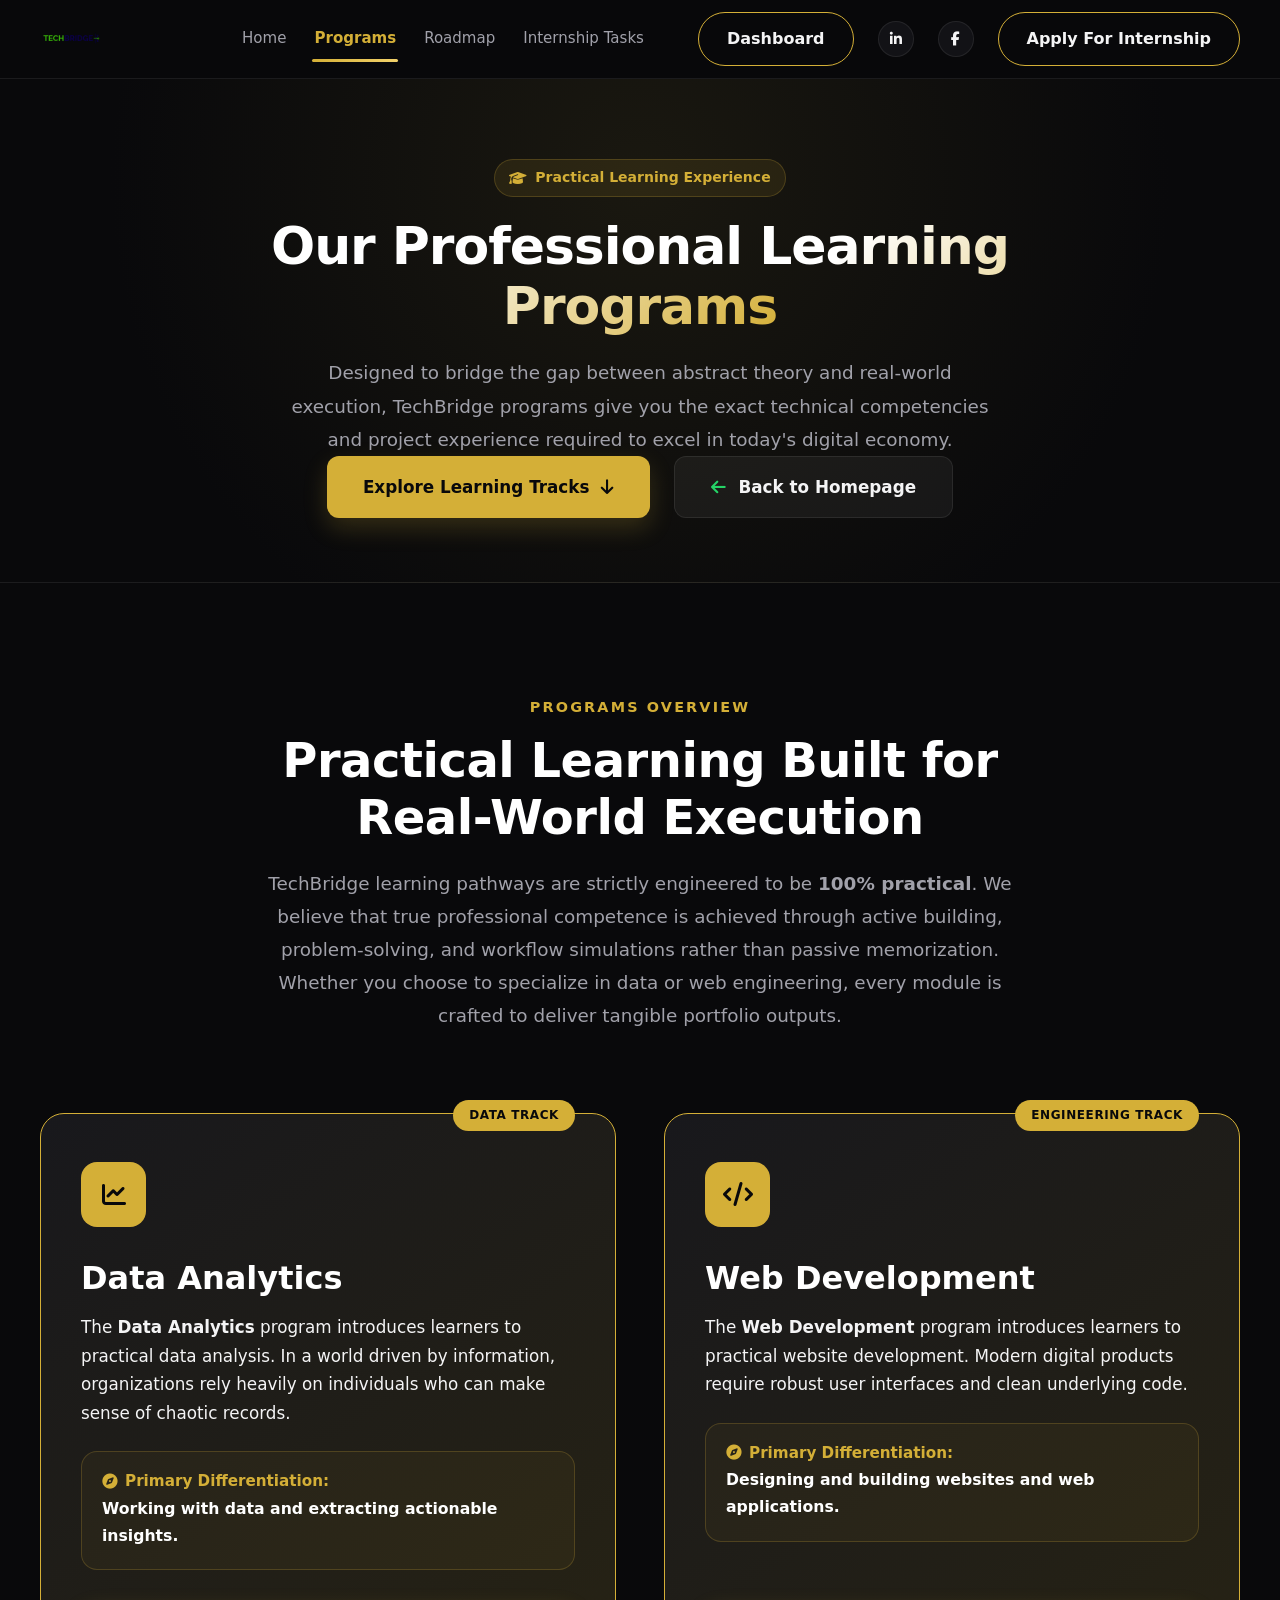
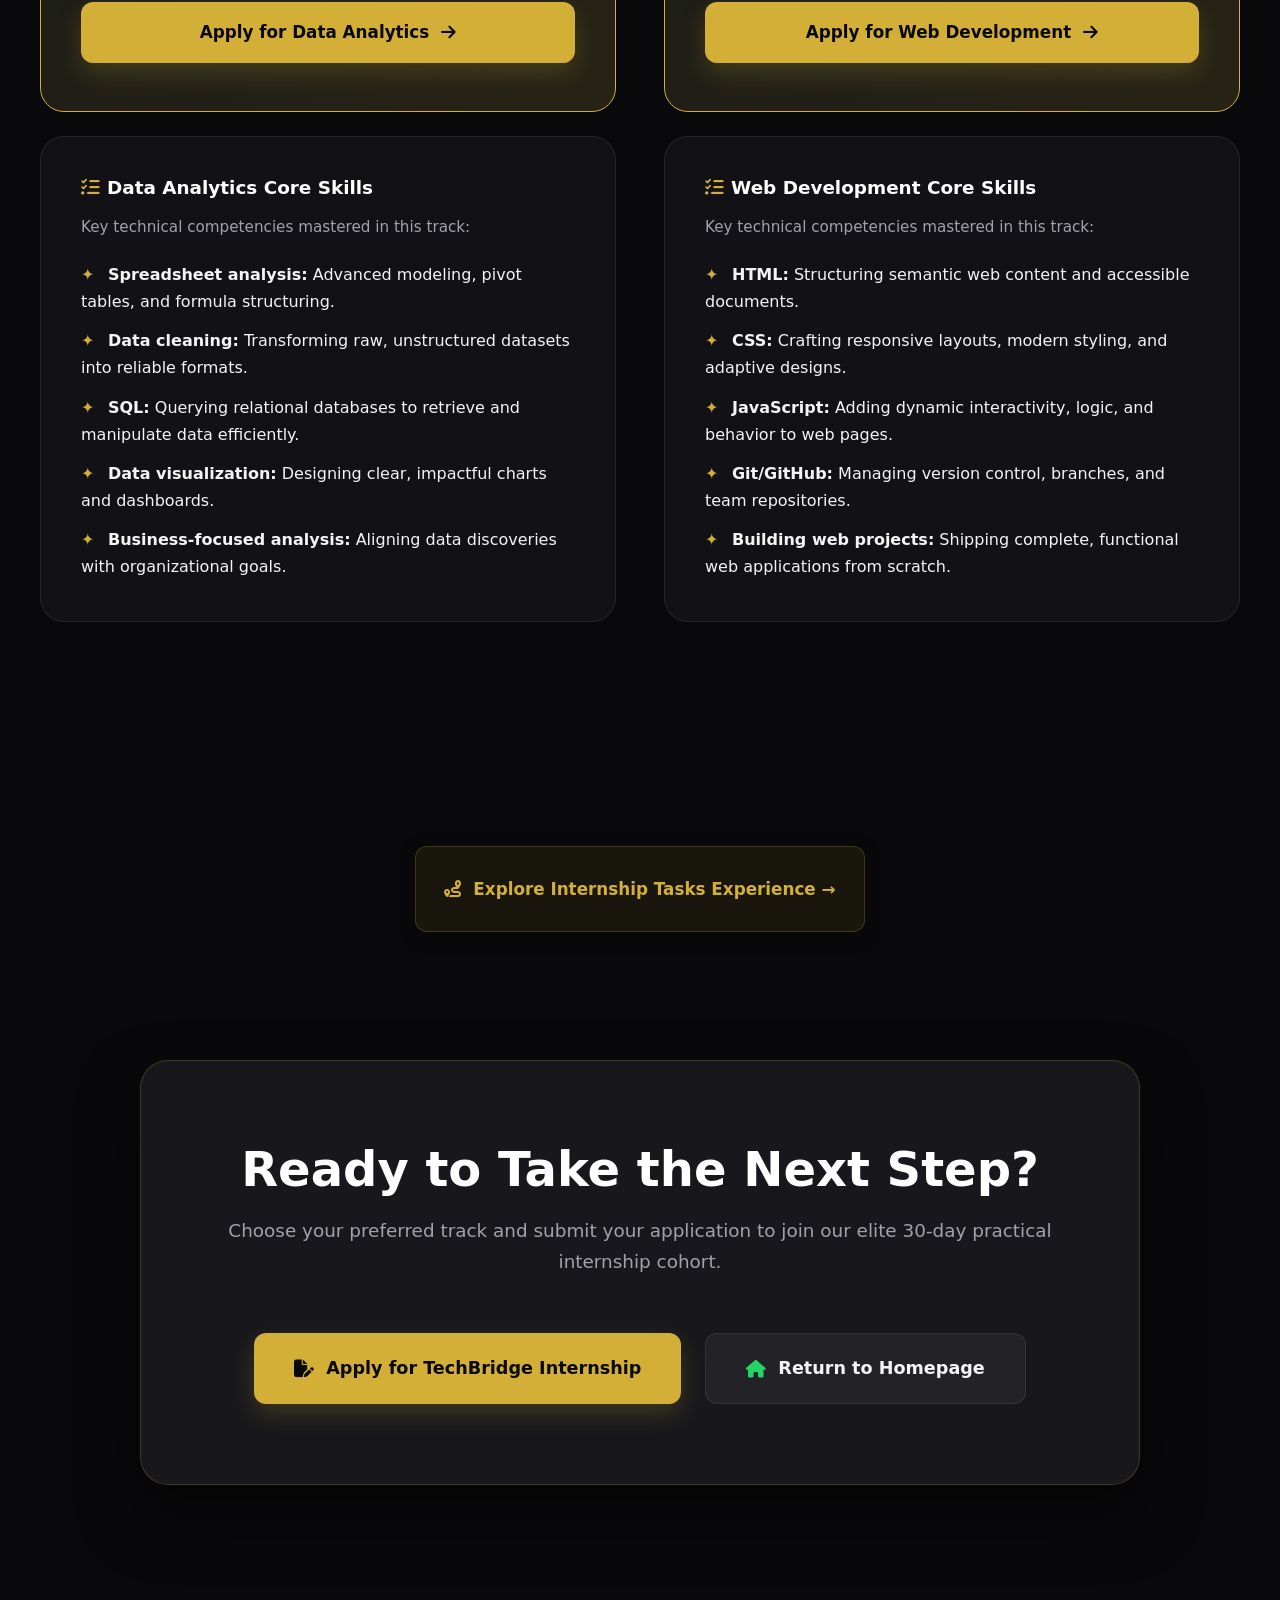
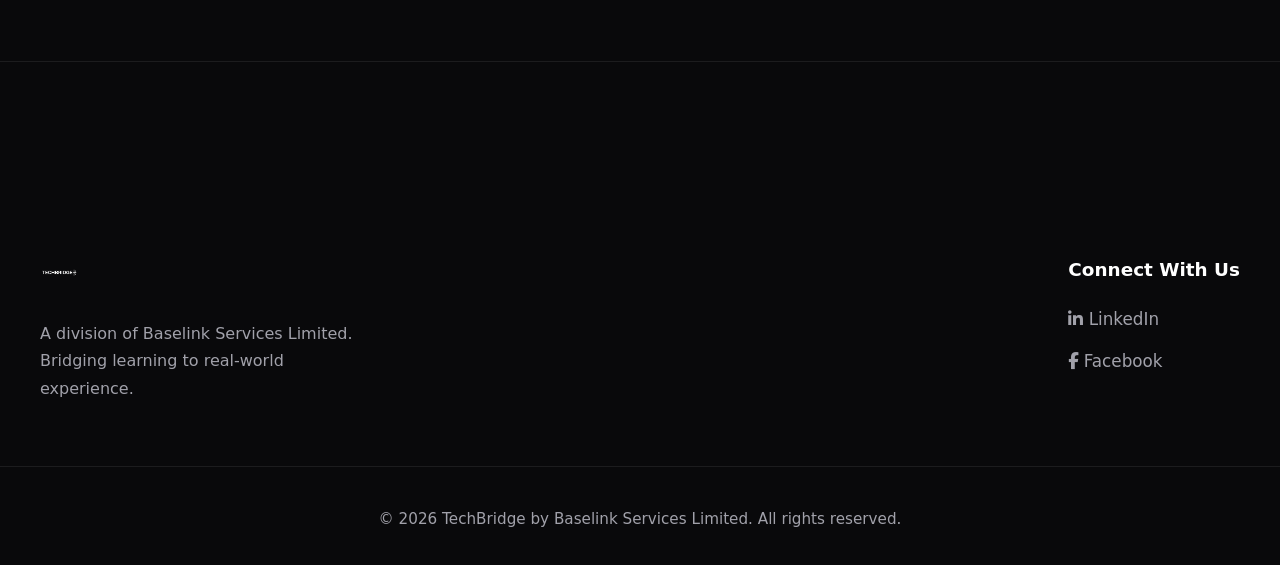
<file: program.html>
<!DOCTYPE html>

<html lang="en">

<head>
    <meta charset="utf-8" />
    <meta content="width=device-width, initial-scale=1.0" name="viewport" />
    <title>TechBridge Programs | Specialized Learning Tracks</title>
    <link href="style.css" rel="stylesheet" />


    <!-- FontAwesome Luxury Icons -->
    <link href="https://cdnjs.cloudflare.com/ajax/libs/font-awesome/6.4.0/css/all.min.css" rel="stylesheet" />
</head>

<body>
    <!-- Luxury Header / Navbar -->
    <header class="header">
        <div class="nav-container">
            <a class="logo-link" href="index.html">
                <img alt="TechBridge Logo" class="brand-logo-img" src="./image/techbridge-logo.png" />
            </a>
            <nav class="nav-menu" id="navMenu"><a class="nav-link" href="index.html">Home</a><a class="nav-link active"
                    href="program.html">Programs</a><a class="nav-link" href="roadmap.html">Roadmap</a><a
                    class="nav-link" href="experience.html">Internship Tasks</a><a class="nav-link"
                   
            <div class="nav-cta-group"><a class="btn-luxury-outline dashboard-nav-cta"
                    href="dashboard.html">Dashboard</a>
                <a class="social-btn" href="https://www.linkedin.com/company/techbridge-services/" target="_blank"><i
                        class="fab fa-linkedin-in"></i></a>
                <a class="social-btn" href="https://www.facebook.com/p/Baselink-Services-100066771475783/"
                    target="_blank"><i class="fab fa-facebook-f"></i></a>
                <a class="btn-luxury-outline" href="https://docs.google.com/forms/u/0/" target="_blank">Apply For
                    Internship</a>
            </div>
            <button aria-label="Toggle navigation" class="hamburger" id="hamburgerBtn">
                <span></span>
                <span></span>
                <span></span>
            </button>
        </div>
    </header>
    <!-- Programs Hero Section -->
    <section class="hero-luxury">
        <div class="hero-container">
            <div class="hero-badge">
                <i class="fa-solid fa-graduation-cap"></i> Practical Learning Experience
            </div>
            <h1>Our Professional <span class="gold-text">Learning Programs</span></h1>
            <p class="hero-subtitle">
                Designed to bridge the gap between abstract theory and real-world execution, TechBridge programs give
                you the exact technical competencies and project experience required to excel in today's digital
                economy.
            </p>
            <div class="hero-cta-row">
                <a class="btn-gold-solid" href="#tracks-section">Explore Learning Tracks <i
                        class="fas fa-arrow-down"></i></a>
                <a class="btn-glass" href="index.html"><i class="fas fa-arrow-left"></i> Back to Homepage</a>
            </div>
        </div>
    </section>
    <!-- 1. Programs Overview Section -->
    <section class="section-container" style="padding-bottom: 2rem;">
        <div class="center-header" style="margin-bottom: 3rem;">
            <h5 class="section-gold-eyebrow">Programs Overview</h5>
            <h2>Practical Learning Built for Real-World Execution</h2>
            <p
                style="max-width: 850px; margin: 1.2rem auto 0 auto; color: var(--text-muted); font-size: 1.15rem; line-height: 1.8;">
                TechBridge learning pathways are strictly engineered to be <strong>100% practical</strong>. We believe
                that true professional competence is achieved through active building, problem-solving, and workflow
                simulations rather than passive memorization. Whether you choose to specialize in data or web
                engineering, every module is crafted to deliver tangible portfolio outputs.
            </p>
        </div>
    </section>
    <!-- 2, 3 & 4. Detailed Program Presentation, Skills & Differentiation (Split Layout) -->
    <section class="section-container" id="tracks-section" style="padding-top: 0;">
        <div class="track-split-wrapper">
            <!-- COLUMN 1: DATA ANALYTICS -->
            <div class="track-column">
                <!-- Main Program Card -->
                <div class="luxury-card flagship-luxury hover-lift"
                    style="display: flex; flex-direction: column; justify-content: space-between; padding: 3rem 2.5rem; height: 100%;">
                    <div>
                        <div class="gold-pill-tag">Data Track</div>
                        <div class="card-top-icon gold-icon"><i class="fa-solid fa-chart-line"></i></div>
                        <h3 style="font-size: 2rem; margin-bottom: 1rem; color: #ffffff;">Data Analytics</h3>
                        <p
                            style="font-size: 1.05rem; color: var(--text-light); margin-bottom: 1.5rem; line-height: 1.7;">
                            The <strong>Data Analytics</strong> program introduces learners to practical data analysis.
                            In a world driven by information, organizations rely heavily on individuals who can make
                            sense of chaotic records.
                        </p>
                        <!-- Program Differentiation -->
                        <div class="track-focus-box"
                            style="background: rgba(212, 175, 55, 0.05); padding: 1.25rem; border-radius: 1rem; border: 1px solid var(--border-luxury);">
                            <h4
                                style="color: var(--gold); font-size: 0.95rem; margin-bottom: 0.35rem; display: flex; align-items: center; gap: 0.5rem;">
                                <i class="fa-solid fa-compass"></i> Primary Differentiation:
                            </h4>
                            <p style="color: #ffffff; font-size: 0.98rem; font-weight: 600; margin-bottom: 0;">
                                Working with data and extracting actionable insights.
                            </p>
                        </div>
                    </div>
                    <div style="margin-top: 2rem;">
                        <a class="btn-gold-solid" href="https://docs.google.com/forms/u/0/"
                            style="width: 100%; text-align: center; justify-content: center; padding: 1rem 1.5rem;"
                            target="_blank">
                            Apply for Data Analytics <i class="fas fa-arrow-right"></i>
                        </a>
                    </div>
                </div>
                <!-- Externalized Skills Div -->
                <div class="skills-external-box">
                    <h4
                        style="color: #ffffff; font-size: 1.15rem; margin-bottom: 1rem; display: flex; align-items: center; gap: 0.5rem;">
                        <i class="fa-solid fa-list-check" style="color: var(--gold);"></i> Data Analytics Core Skills
                    </h4>
                    <p style="color: var(--text-muted); font-size: 0.95rem; margin-bottom: 1.25rem;">Key technical
                        competencies mastered in this track:</p>
                    <ul class="luxury-list light-mode-list"
                        style="display: flex; flex-direction: column; gap: 0.75rem; margin-bottom: 0;">
                        <li><strong>Spreadsheet analysis:</strong> Advanced modeling, pivot tables, and formula
                            structuring.</li>
                        <li><strong>Data cleaning:</strong> Transforming raw, unstructured datasets into reliable
                            formats.</li>
                        <li><strong>SQL:</strong> Querying relational databases to retrieve and manipulate data
                            efficiently.</li>
                        <li><strong>Data visualization:</strong> Designing clear, impactful charts and dashboards.</li>
                        <li><strong>Business-focused analysis:</strong> Aligning data discoveries with organizational
                            goals.</li>
                    </ul>
                </div>
            </div>
            <!-- COLUMN 2: WEB DEVELOPMENT -->
            <div class="track-column">
                <!-- Main Program Card -->
                <div class="luxury-card flagship-luxury hover-lift"
                    style="display: flex; flex-direction: column; justify-content: space-between; padding: 3rem 2.5rem; height: 100%;">
                    <div>
                        <div class="gold-pill-tag">Engineering Track</div>
                        <div class="card-top-icon gold-icon"><i class="fa-solid fa-code"></i></div>
                        <h3 style="font-size: 2rem; margin-bottom: 1rem; color: #ffffff;">Web Development</h3>
                        <p
                            style="font-size: 1.05rem; color: var(--text-light); margin-bottom: 1.5rem; line-height: 1.7;">
                            The <strong>Web Development</strong> program introduces learners to practical website
                            development. Modern digital products require robust user interfaces and clean underlying
                            code.
                        </p>
                        <!-- Program Differentiation -->
                        <div class="track-focus-box"
                            style="background: rgba(212, 175, 55, 0.05); padding: 1.25rem; border-radius: 1rem; border: 1px solid var(--border-luxury);">
                            <h4
                                style="color: var(--gold); font-size: 0.95rem; margin-bottom: 0.35rem; display: flex; align-items: center; gap: 0.5rem;">
                                <i class="fa-solid fa-compass"></i> Primary Differentiation:
                            </h4>
                            <p style="color: #ffffff; font-size: 0.98rem; font-weight: 600; margin-bottom: 0;">
                                Designing and building websites and web applications.
                            </p>
                        </div>
                    </div>
                    <div style="margin-top: 2rem;">
                        <a class="btn-gold-solid" href="https://docs.google.com/forms/u/0/"
                            style="width: 100%; text-align: center; justify-content: center; padding: 1rem 1.5rem;"
                            target="_blank">
                            Apply for Web Development <i class="fas fa-arrow-right"></i>
                        </a>
                    </div>
                </div>
                <!-- Externalized Skills Div -->
                <div class="skills-external-box">
                    <h4
                        style="color: #ffffff; font-size: 1.15rem; margin-bottom: 1rem; display: flex; align-items: center; gap: 0.5rem;">
                        <i class="fa-solid fa-list-check" style="color: var(--gold);"></i> Web Development Core Skills
                    </h4>
                    <p style="color: var(--text-muted); font-size: 0.95rem; margin-bottom: 1.25rem;">Key technical
                        competencies mastered in this track:</p>
                    <ul class="luxury-list light-mode-list"
                        style="display: flex; flex-direction: column; gap: 0.75rem; margin-bottom: 0;">
                        <li><strong>HTML:</strong> Structuring semantic web content and accessible documents.</li>
                        <li><strong>CSS:</strong> Crafting responsive layouts, modern styling, and adaptive designs.
                        </li>
                        <li><strong>JavaScript:</strong> Adding dynamic interactivity, logic, and behavior to web pages.
                        </li>
                        <li><strong>Git/GitHub:</strong> Managing version control, branches, and team repositories.</li>
                        <li><strong>Building web projects:</strong> Shipping complete, functional web applications from
                            scratch.</li>
                    </ul>
                </div>
            </div>
        </div>
    </section>
    <div style="margin-top: 2rem; text-align: center;">
        <a class="internship-task-btn" href="experience.html">
            <i class="fa-solid fa-route"></i> Explore Internship Tasks Experience →
        </a>
    </div>
    <!-- 5. Call to Action Section (Application Hub) -->
    <section class="section-container" style="padding-top: 0;">
        <div class="apply-luxury-box">
            <h2>Ready to Take the Next Step?</h2>
            <p>Choose your preferred track and submit your application to join our elite 30-day practical internship
                cohort.</p>
            <div class="hero-cta-row" style="margin-top: 2rem;">
                <a class="btn-gold-solid" href="https://docs.google.com/forms/u/0/"
                    style="font-size: 1.1rem; padding: 1.2rem 2.5rem;" target="_blank">
                    <i class="fa-solid fa-file-pen"></i> Apply for TechBridge Internship
                </a>
                <a class="btn-glass" href="index.html" style="font-size: 1.1rem; padding: 1.2rem 2.5rem;">
                    <i class="fas fa-home"></i> Return to Homepage
                </a>
            </div>
        </div>
    </section>
    <!-- Luxury Footer -->
    <footer class="footer-luxury" style="margin-top: 4rem;">
        <div class="section-container footer-flex">
            <div class="footer-brand">
                <img alt="TechBridge Logo" class="footer-logo-img" src="./image/techbridge-logo.png" />
                <p>A division of Baselink Services Limited. Bridging learning to real-world experience.</p>
            </div>
            <div class="footer-socials">
                <h5>Connect With Us</h5>
                <div class="social-links-row">
                    <a href="https://www.linkedin.com/company/techbridge-services/" target="_blank"><i
                            class="fab fa-linkedin-in"></i> LinkedIn</a>
                    <a href="https://www.facebook.com/p/Baselink-Services-100066771475783/" target="_blank"><i
                            class="fab fa-facebook-f"></i> Facebook</a>
                </div>
            </div>
        </div>
        <div class="footer-bottom-bar">
            <p>© 2026 TechBridge by Baselink Services Limited. All rights reserved.</p>
        </div>
    </footer>
    <!-- Script File -->
    <script src="script.js"></script>
</body>

</html>
</file>
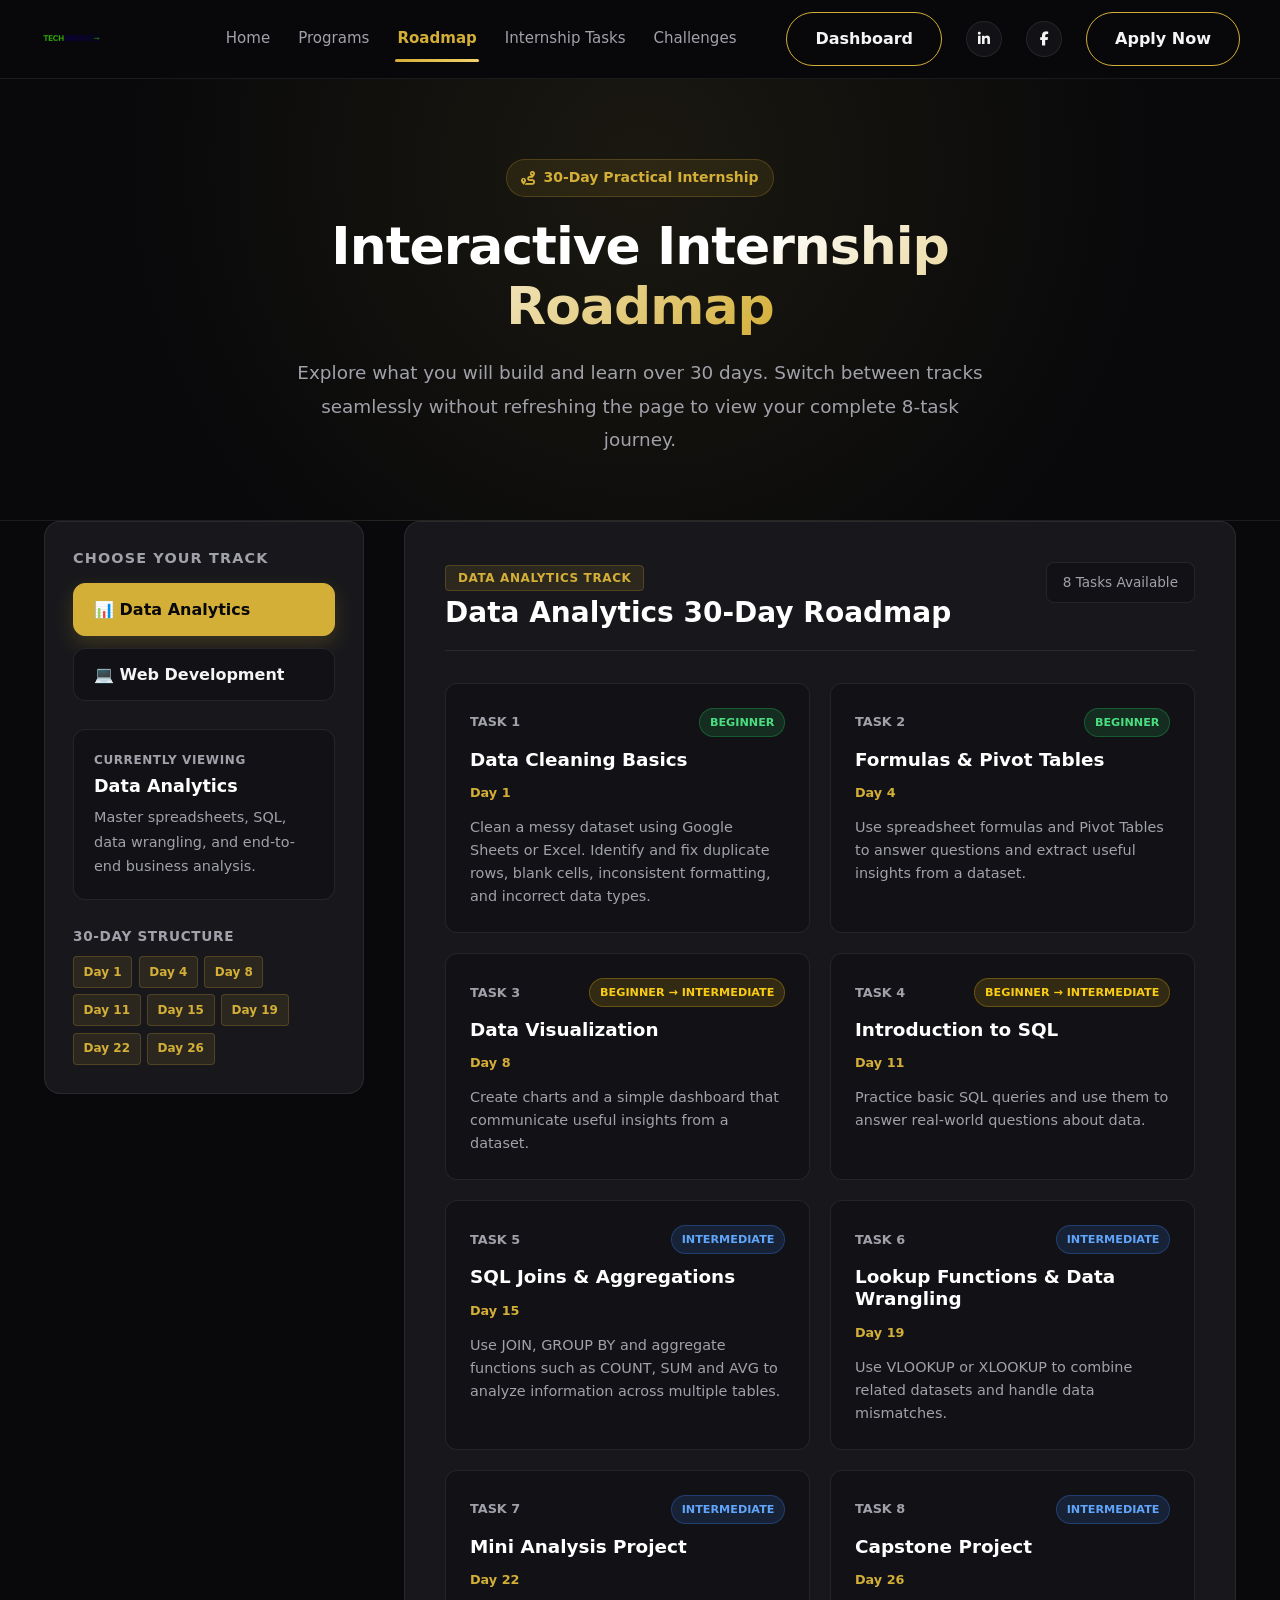
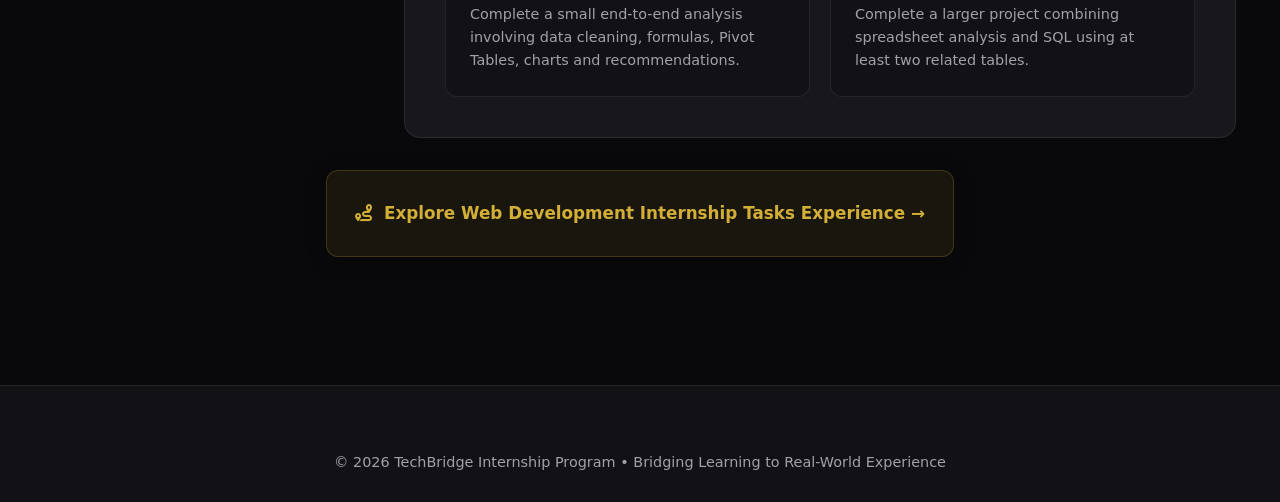
<file: roadmap.html>
<!DOCTYPE html>

<html lang="en">

<head>
  <meta charset="utf-8" />
  <meta content="width=device-width, initial-scale=1.0" name="viewport" />
  <title>TechBridge | Interactive Internship Roadmap</title>
  <link href="style.css" rel="stylesheet" />

  <!-- FontAwesome Luxury Icons -->
  <link href="https://cdnjs.cloudflare.com/ajax/libs/font-awesome/6.4.0/css/all.min.css" rel="stylesheet" />
</head>

<body>
  <!-- Luxury Header / Navbar matching Workspace files -->
  <header class="header">
    <div class="nav-container">
      <a class="logo-link" href="index.html"><img alt="TechBridge Logo" class="brand-logo-img"
          src="./image/techbridge-logo.png" /></a>
      <nav class="nav-menu" id="navMenu"><a class="nav-link" href="index.html">Home</a><a class="nav-link"
          href="program.html">Programs</a><a class="nav-link active" href="roadmap.html">Roadmap</a><a class="nav-link"
          href="experience.html">Internship Tasks</a><a class="nav-link" href="challenge.html">Challenges</a><a
         
      <div class="nav-cta-group"><a class="btn-luxury-outline dashboard-nav-cta" href="dashboard.html">Dashboard</a>
        <a class="social-btn" href="https://www.linkedin.com/company/techbridge-services/" target="_blank"><i
            class="fab fa-linkedin-in"></i></a>
        <a class="social-btn" href="https://www.facebook.com/p/Baselink-Services-100066771475783/" target="_blank"><i
            class="fab fa-facebook-f"></i></a>
        <a class="btn-luxury-outline" href="https://docs.google.com/forms/u/0/" target="_blank">Apply Now</a>
      </div>
      <button aria-expanded="false" aria-label="Toggle navigation" class="hamburger" id="hamburgerBtn"
        type="button"><span></span><span></span><span></span></button>
    </div>
  </header>
  <!-- Hero Section with Obsidian & Gold Radial Gradient -->
  <section class="hero-luxury">
    <div class="hero-container">
      <div class="hero-badge">
        <i class="fa-solid fa-route"></i> 30-Day Practical Internship
      </div>
      <h1>Interactive <span class="gold-text">Internship Roadmap</span></h1>
      <p class="hero-subtitle">
        Explore what you will build and learn over 30 days. Switch between tracks seamlessly without refreshing the page
        to view your complete 8-task journey.
      </p>
    </div>
  </section>
  <!-- Main Dashboard Layout -->
  <main class="container dashboard-main">
    <!-- Sidebar Control Panel -->
    <aside class="control-sidebar">
      <h3>Choose Your Track</h3>
      <div class="track-buttons">
        <button class="track-tab active" data-track="data" id="btn-data">
          📊 Data Analytics
        </button>
        <button class="track-tab" data-track="web" id="btn-web">
          💻 Web Development
        </button>
      </div>
      <div class="track-info-card">
        <span class="info-label">Currently Viewing</span>
        <h4 id="sidebar-track-title">Data Analytics</h4>
        <p id="sidebar-track-desc">Master spreadsheets, SQL, data wrangling, and end-to-end business analysis.</p>
      </div>
      <div class="timeline-summary">
        <h4>30-Day Structure</h4>
        <div class="timeline-pills">
          <span>Day 1</span><span>Day 4</span><span>Day 8</span><span>Day 11</span>
          <span>Day 15</span><span>Day 19</span><span>Day 22</span><span>Day 26</span>
        </div>
      </div>
    </aside>
    <!-- Content Workspace Area -->
    <section class="workspace-content">
      <div class="workspace-header">
        <div>
          <span class="view-tag" id="current-view-tag">Data Analytics Track</span>
          <h2 id="workspace-heading">8 Milestones &amp; Tasks</h2>
        </div>
        <span class="task-count-badge" id="task-count-badge">8 Tasks Available</span>
      </div>
      <!-- Dynamic Task List Grid -->
      <div class="roadmap-grid" id="roadmap-grid">
        <!-- JavaScript dynamically injects task cards here -->
      </div>
    </section>
  </main>
  <div style="margin-top: 2rem; text-align: center;">
    <a class="internship-task-btn" href="experience.html">
      <i class="fa-solid fa-route"></i> Explore Web Development Internship Tasks Experience →
    </a>
  </div>
  <footer class="footer">
    <div class="container">
      <p>© 2026 TechBridge Internship Program • Bridging Learning to Real-World Experience</p>
    </div>
  </footer>
  <script src="script.js"></script>
</body>

</html>
</file>
<file: style.css>
/* --- LUXURY CSS RESET & VARIABLES --- */
* {
    margin: 0;
    padding: 0;
    box-sizing: border-box;
    font-family: system-ui, -apple-system, BlinkMacSystemFont, "Segoe UI", Roboto, sans-serif;
}

:root {
    --obsidian: #09090b;
    --obsidian-surface: #121216;
    --obsidian-card: #18181c;
    --gold: #d4af37;
    --gold-hover: #b3922c;
    --text-light: #f4f4f5;
    --text-muted: #a1a1aa;
    --border-luxury: rgba(212, 175, 55, 0.2);
    --border-subtle: rgba(255, 255, 255, 0.08);
}

html {
    scroll-behavior: smooth;
}

body {
    background-color: var(--obsidian);
    color: var(--text-light);
    font-size: 1.05rem;
    line-height: 1.7;
}

/* --- HOVER INTERACTION ANIMATION --- */
.hover-lift {
    transition: transform 0.3s cubic-bezier(0.16, 1, 0.3, 1), box-shadow 0.3s cubic-bezier(0.16, 1, 0.3, 1), border-color 0.3s ease;
}

.hover-lift:hover {
    transform: translateY(-8px);
    box-shadow: 0 20px 40px -15px rgba(212, 175, 55, 0.15);
    border-color: var(--gold);
}

/* --- LUXURY HEADER --- */
.header {
    background: rgba(9, 9, 11, 0.85);
    backdrop-filter: blur(16px);
    border-bottom: 1px solid var(--border-subtle);
    position: sticky;
    top: 0;
    z-index: 1000;
}

.nav-container {
    max-width: 1320px;
    margin: 0 auto;
    padding: 1.25rem 2.5rem;
    display: flex;
    align-items: center;
    justify-content: space-between;
}

.brand-logo-img {
    height: 100px;
    width: auto;
    display: block;
    filter: brightness(0) invert(1);
}

.nav-menu {
    display: flex;
    gap: 2.5rem;
}

.nav-link {
    text-decoration: none;
    color: var(--text-muted);
    font-size: 1.3rem;
    font-weight: 500;
    transition: color 0.2s ease;
}

.nav-link:hover {
    color: var(--gold);
}

.nav-cta-group {
    display: flex;
    align-items: center;
    gap: 1.25rem;
}

.social-btn {
    width: 40px;
    height: 40px;
    border-radius: 50%;
    background: var(--obsidian-surface);
    color: var(--text-light);
    display: flex;
    align-items: center;
    justify-content: center;
    text-decoration: none;
    font-size: 1rem;
    border: 1px solid var(--border-subtle);
    transition: all 0.3s ease;
}

.social-btn:hover {
    background: var(--gold);
    color: var(--obsidian);
    border-color: var(--gold);
    transform: translateY(-3px);
}

.btn-luxury-outline {
    background: transparent;
    color: var(--text-light);
    text-decoration: none;
    padding: 0.75rem 1.75rem;
    border-radius: 2rem;
    font-size: 1rem;
    font-weight: 600;
    border: 1px solid var(--gold);
    transition: all 0.3s ease;
}

.btn-luxury-outline:hover {
    background: var(--gold);
    color: var(--obsidian);
    transform: translateY(-2px);
}

.hamburger {
    display: none;
    flex-direction: column;
    gap: 6px;
    background: none;
    border: none;
    cursor: pointer;
}

.hamburger span {
    display: block;
    width: 28px;
    height: 2px;
    background: var(--gold);
    transition: 0.3s;
}

/* --- HERO SECTION --- */
.hero-luxury {
    background: radial-gradient(circle at 50% 20%, #1a1810 0%, var(--obsidian) 70%);
    padding: 8rem 2.5rem 7rem 2.5rem;
    text-align: center;
}

.hero-container {
    max-width: 900px;
    margin: 0 auto;
}

.hero-badge {
    display: inline-flex;
    align-items: center;
    gap: 0.6rem;
    background: rgba(212, 175, 55, 0.1);
    color: var(--gold);
    padding: 0.5rem 1.25rem;
    border-radius: 2rem;
    font-size: 0.95rem;
    font-weight: 600;
    margin-bottom: 2rem;
    border: 1px solid var(--border-luxury);
}

.hero-luxury h1 {
    font-size: 4rem;
    font-weight: 800;
    color: #ffffff;
    line-height: 1.15;
    margin-bottom: 1.75rem;
    letter-spacing: -0.02em;
}

.gold-text {
    background: linear-gradient(135deg, #ffffff 20%, var(--gold) 100%);
    -webkit-background-clip: text;
    -webkit-text-fill-color: transparent;
}

.hero-subtitle {
    font-size: 1.25rem;
    color: var(--text-muted);
    margin-bottom: 3rem;
    line-height: 1.8;
}

.hero-cta-row {
    display: flex;
    justify-content: center;
    gap: 1.5rem;
    flex-wrap: wrap;
}

.btn-gold-solid {
    background: var(--gold);
    color: var(--obsidian);
    text-decoration: none;
    padding: 1rem 2.25rem;
    border-radius: 0.75rem;
    font-size: 1.05rem;
    font-weight: 700;
    display: inline-flex;
    align-items: center;
    gap: 0.75rem;
    transition: all 0.3s ease;
    box-shadow: 0 10px 25px rgba(212, 175, 55, 0.2);
}

.btn-gold-solid:hover {
    background: var(--gold-hover);
    transform: translateY(-3px);
    box-shadow: 0 15px 30px rgba(212, 175, 55, 0.35);
}

.btn-glass {
    background: rgba(255, 255, 255, 0.05);
    color: var(--text-light);
    text-decoration: none;
    padding: 1rem 2.25rem;
    border-radius: 0.75rem;
    font-size: 1.05rem;
    font-weight: 600;
    border: 1px solid var(--border-subtle);
    display: inline-flex;
    align-items: center;
    gap: 0.75rem;
    transition: all 0.3s ease;
}

.btn-glass i {
    color: #25d366;
}

.btn-glass:hover {
    background: rgba(255, 255, 255, 0.1);
    border-color: var(--text-muted);
    transform: translateY(-3px);
}

/* --- TICKER BAR --- */
.luxury-ticker {
    background: var(--obsidian-surface);
    border-top: 1px solid var(--border-subtle);
    border-bottom: 1px solid var(--border-subtle);
    padding: 1.25rem 0;
    overflow: hidden;
}

.ticker-content {
    display: flex;
    justify-content: space-around;
    align-items: center;
    flex-wrap: wrap;
    gap: 2rem;
    max-width: 1320px;
    margin: 0 auto;
    padding: 0 2.5rem;
    font-size: 1.05rem;
    font-weight: 600;
    color: var(--gold);
    letter-spacing: 0.05em;
}

/* --- SECTION GENERAL STYLING --- */
.section-container {
    max-width: 1320px;
    margin: 0 auto;
    padding: 7rem 2.5rem;
}

.center-header {
    text-align: center;
    max-width: 750px;
    margin: 0 auto 5rem auto;
}

.section-gold-eyebrow {
    color: var(--gold);
    font-size: 0.9rem;
    font-weight: 700;
    text-transform: uppercase;
    letter-spacing: 0.15em;
    margin-bottom: 0.75rem;
}

.center-header h2, .about-text h2 {
    font-size: 3rem;
    font-weight: 800;
    color: #ffffff;
    margin-bottom: 1.25rem;
    letter-spacing: -0.01em;
}

.center-header p, .about-text p {
    color: var(--text-muted);
    font-size: 1.15rem;
}

/* --- ABOUT SECTION --- */
.about-luxury-grid {
    display: grid;
    grid-template-columns: 1.2fr 0.8fr;
    gap: 5rem;
    align-items: center;
}

.about-text p {
    margin-bottom: 2.5rem;
}

.luxury-features-list {
    display: flex;
    flex-direction: column;
    gap: 1.75rem;
}

.l-feature {
    display: flex;
    gap: 1.25rem;
    align-items: flex-start;
}

.l-feature i {
    color: var(--gold);
    font-size: 1.5rem;
    margin-top: 0.2rem;
}

.l-feature h4 {
    font-size: 1.2rem;
    color: #ffffff;
    margin-bottom: 0.35rem;
}

.l-feature p {
    font-size: 1rem;
    color: var(--text-muted);
    margin-bottom: 0;
}

.about-card-box {
    background: linear-gradient(145deg, var(--obsidian-surface), var(--obsidian-card));
    border: 1px solid var(--border-luxury);
    border-radius: 1.5rem;
    padding: 3rem;
    position: relative;
    box-shadow: 0 20px 40px rgba(0,0,0,0.4);
}

.about-card-box h3 {
    font-size: 1.75rem;
    color: #ffffff;
    margin-bottom: 1rem;
}

.about-card-box p {
    color: var(--text-muted);
    font-size: 1.05rem;
    margin-bottom: 2.5rem;
}

.card-stats-grid {
    display: grid;
    grid-template-columns: 1fr 1fr;
    gap: 2rem;
    border-top: 1px solid var(--border-subtle);
    padding-top: 2rem;
}

.stat-num {
    display: block;
    font-size: 2.25rem;
    font-weight: 800;
    color: var(--gold);
    line-height: 1;
    margin-bottom: 0.5rem;
}

.stat-label {
    font-size: 0.9rem;
    color: var(--text-muted);
    text-transform: uppercase;
    letter-spacing: 0.05em;
}

/* --- PROGRAMS SECTION --- */
.programs-luxury-section {
    background-color: var(--obsidian-surface);
    border-top: 1px solid var(--border-subtle);
    border-bottom: 1px solid var(--border-subtle);
}

.luxury-programs-grid {
    display: grid;
    grid-template-columns: repeat(3, 1fr);
    gap: 2.5rem;
}

.luxury-card {
    background: var(--obsidian-card);
    border: 1px solid var(--border-subtle);
    border-radius: 1.5rem;
    padding: 3rem 2.5rem;
    display: flex;
    flex-direction: column;
    justify-content: space-between;
}

.card-top-icon {
    width: 65px;
    height: 65px;
    background: rgba(212, 175, 55, 0.1);
    color: var(--gold);
    border-radius: 1rem;
    display: flex;
    align-items: center;
    justify-content: center;
    font-size: 1.5rem;
    margin-bottom: 2rem;
    border: 1px solid var(--border-luxury);
}

.luxury-card h3 {
    font-size: 1.5rem;
    color: #ffffff;
    margin-bottom: 1rem;
}

.luxury-card p {
    color: var(--text-muted);
    font-size: 1.05rem;
    margin-bottom: 2rem;
}

.luxury-list {
    list-style: none;
    margin-bottom: 2.5rem;
    display: flex;
    flex-direction: column;
    gap: 1rem;
    font-size: 1rem;
    color: #d4d4d8;
}

.luxury-list li::before {
    content: "✦ ";
    color: var(--gold);
    font-weight: bold;
    margin-right: 0.5rem;
}

.card-action-link {
    text-decoration: none;
    font-weight: 700;
    color: var(--gold);
    font-size: 1.05rem;
    transition: color 0.2s ease;
}

.card-action-link:hover {
    color: #ffffff;
}

/* Flagship Card Special Variant */
.luxury-card.flagship-luxury {
    background: linear-gradient(145deg, #18181c, #272314);
    border: 1px solid var(--gold);
    position: relative;
}

.gold-pill-tag {
    position: absolute;
    top: -14px;
    right: 2.5rem;
    background: var(--gold);
    color: var(--obsidian);
    font-size: 0.75rem;
    font-weight: 800;
    text-transform: uppercase;
    padding: 0.35rem 1rem;
    border-radius: 2rem;
    letter-spacing: 0.05em;
}

.card-top-icon.gold-icon {
    background: var(--gold);
    color: var(--obsidian);
}

.light-mode-list {
    color: #f4f4f5;
}

/* --- WHY CHOOSE US --- */
.why-luxury-section {
    background: var(--obsidian);
}

.luxury-benefits-grid {
    display: grid;
    grid-template-columns: repeat(3, 1fr);
    gap: 2.5rem;
}

.benefit-box {
    background: var(--obsidian-surface);
    border: 1px solid var(--border-subtle);
    padding: 3rem 2.5rem;
    border-radius: 1.5rem;
}

.gold-number {
    font-size: 3rem;
    font-weight: 900;
    color: var(--gold);
    display: block;
    margin-bottom: 1.25rem;
    line-height: 1;
    opacity: 0.8;
}

.benefit-box h4 {
    font-size: 1.35rem;
    color: #ffffff;
    margin-bottom: 1rem;
}

.benefit-box p {
    color: var(--text-muted);
    font-size: 1.05rem;
}

/* --- COMMUNITY BANNER --- */
.community-luxury-banner {
    background: linear-gradient(135deg, #121216 0%, #1f1b0c 100%);
    border-top: 1px solid var(--border-luxury);
    border-bottom: 1px solid var(--border-luxury);
    padding: 6rem 2.5rem;
}

.banner-flex {
    display: flex;
    align-items: center;
    justify-content: space-between;
    gap: 4rem;
}

.whatsapp-badge {
    background: rgba(37, 211, 102, 0.1);
    color: #25d366;
    border: 1px solid rgba(37, 211, 102, 0.3);
    padding: 0.4rem 1.25rem;
    border-radius: 2rem;
    font-size: 0.9rem;
    font-weight: 600;
    display: inline-block;
    margin-bottom: 1.25rem;
}

.banner-flex h2 {
    font-size: 2.75rem;
    font-weight: 800;
    color: #ffffff;
    margin-bottom: 0.75rem;
}

.banner-flex p {
    color: var(--text-muted);
    font-size: 1.15rem;
}

.btn-whatsapp-luxury {
    background: #25d366;
    color: #ffffff;
    text-decoration: none;
    padding: 1.15rem 2.5rem;
    border-radius: 0.75rem;
    font-size: 1.1rem;
    font-weight: 700;
    display: inline-flex;
    align-items: center;
    gap: 0.75rem;
    transition: all 0.3s ease;
    white-space: nowrap;
    box-shadow: 0 10px 25px rgba(37, 211, 102, 0.25);
}

.btn-whatsapp-luxury:hover {
    background: #20ba5a;
    transform: translateY(-3px);
}

/* --- APPLY SECTION --- */
.apply-luxury-section {
    background: var(--obsidian-surface);
}

.apply-luxury-box {
    background: var(--obsidian-card);
    border: 1px solid var(--border-luxury);
    border-radius: 1.75rem;
    padding: 5rem 3.5rem;
    text-align: center;
    max-width: 1000px;
    margin: 0 auto;
    box-shadow: 0 30px 60px rgba(0,0,0,0.5);
}

.apply-luxury-box h2 {
    font-size: 3rem;
    color: #ffffff;
    margin-bottom: 1rem;
}

.apply-luxury-box p {
    color: var(--text-muted);
    font-size: 1.15rem;
    margin-bottom: 3.5rem;
}

.apply-grid-options {
    display: grid;
    grid-template-columns: 1fr 1fr;
    gap: 2rem;
    margin-bottom: 3.5rem;
}

.luxury-option-card {
    background: var(--obsidian);
    border: 1px solid var(--border-subtle);
    padding: 2rem;
    border-radius: 1.25rem;
    text-decoration: none;
    display: flex;
    align-items: center;
    gap: 1.5rem;
    text-align: left;
}

.luxury-option-card i {
    font-size: 1.75rem;
    color: var(--gold);
    background: rgba(212, 175, 55, 0.1);
    padding: 1.25rem;
    border-radius: 1rem;
    border: 1px solid var(--border-luxury);
    flex-shrink: 0;
}

.luxury-option-card h4 {
    font-size: 1.15rem;
    color: #ffffff;
    margin-bottom: 0.35rem;
}

.luxury-option-card p {
    font-size: 0.9rem;
    color: var(--text-muted);
    margin-bottom: 0;
}

.contact-strip-luxury {
    border-top: 1px solid var(--border-subtle);
    padding-top: 2.5rem;
    font-size: 1.05rem;
    color: var(--text-muted);
    display: flex;
    align-items: center;
    justify-content: center;
    gap: 0.75rem;
}

.contact-strip-luxury a {
    color: var(--gold);
    font-weight: 600;
    text-decoration: none;
}

.contact-strip-luxury a:hover {
    text-decoration: underline;
}

/* --- FOOTER --- */
.footer-luxury {
    background: var(--obsidian);
    border-top: 1px solid var(--border-subtle);
    padding: 5rem 0 2rem 0;
}

.footer-flex {
    display: flex;
    justify-content: space-between;
    align-items: flex-start;
    gap: 3rem;
    padding-bottom: 4rem;
    border-bottom: 1px solid var(--border-subtle);
}

.footer-logo-img {
    height: 150px;
    width: auto;
    margin-bottom: 1.25rem;
    filter: brightness(0) invert(1);
}

.footer-brand p {
    font-size: 1rem;
    color: var(--text-muted);
    max-width: 340px;
}

.footer-socials h5 {
    color: #ffffff;
    font-size: 1.15rem;
    margin-bottom: 1.25rem;
}

.social-links-row {
    display: flex;
    flex-direction: column;
    gap: 0.85rem;
}

.social-links-row a {
    color: var(--text-muted);
    text-decoration: none;
    font-size: 1.05rem;
    transition: color 0.2s ease;
}

.social-links-row a:hover {
    color: var(--gold);
}

.footer-bottom-bar {
    text-align: center;
    padding-top: 2.5rem;
    font-size: 0.95rem;
    color: var(--text-muted);
}

/* --- RESPONSIVE MEDIA QUERIES --- */
@media (max-width: 968px) {
    .hero-luxury h1 {
        font-size: 3rem;
    }

    .about-luxury-grid {
        grid-template-columns: 1fr;
        gap: 3.5rem;
    }

    .luxury-programs-grid, .luxury-benefits-grid {
        grid-template-columns: 1fr;
    }

    .banner-flex {
        flex-direction: column;
        text-align: center;
    }

    .apply-grid-options {
        grid-template-columns: 1fr;
    }

    .nav-menu, .nav-cta-group {
        display: none;
    }

    .hamburger {
        display: flex;
    }

    /* Mobile Drawer Menu */
    .nav-menu.active {
        display: flex;
        flex-direction: column;
        position: absolute;
        top: 100%;
        left: 0;
        width: 100%;
        background: var(--obsidian-card);
        padding: 2.5rem;
        border-bottom: 1px solid var(--border-subtle);
        box-shadow: 0 20px 40px rgba(0,0,0,0.6);
        gap: 1.5rem;
    }
}



.track-split-wrapper {
            display: grid;
            grid-template-columns: repeat(2, 1fr);
            gap: 3rem;
            margin-bottom: 5rem;
        }
        .track-column {
            display: flex;
            flex-direction: column;
            gap: 1.5rem;
        }
        .skills-external-box {
            background: var(--obsidian-surface);
            border: 1px solid var(--border-subtle);
            border-radius: 1.5rem;
            padding: 2.5rem;
            transition: all 0.3s ease;
        }
        .skills-external-box:hover {
            border-color: var(--gold);
            transform: translateY(-4px);
        }
        @media (max-width: 968px) {
            .track-split-wrapper {
                grid-template-columns: 1fr;
            }
        }



         /* Unique Vertical Timeline Roadmap Layout */
        .timeline-container {
            max-width: 900px;
            margin: 0 auto;
            position: relative;
            padding: 2rem 0;
        }

        /* The Central Timeline Vertical Line */
        .timeline-container::before {
            content: '';
            position: absolute;
            top: 0;
            bottom: 0;
            left: 50%;
            width: 3px;
            background: linear-gradient(to bottom, var(--gold), rgba(212, 175, 55, 0.2));
            transform: translateX(-50%);
        }

        .timeline-item {
            display: flex;
            justify-content: space-between;
            align-items: center;
            margin-bottom: 3.5rem;
            position: relative;
            width: 100%;
        }

        /* Alternating sides for desktop timeline */
        .timeline-item:nth-child(odd) {
            flex-direction: row-reverse;
        }

        .timeline-content {
            width: 44%;
            background: var(--obsidian-card);
            border: 1px solid var(--border-subtle);
            border-radius: 1.5rem;
            padding: 2.25rem;
            position: relative;
            box-shadow: 0 10px 30px rgba(0,0,0,0.3);
            transition: all 0.3s cubic-bezier(0.16, 1, 0.3, 1);
        }

        .timeline-content:hover {
            border-color: var(--gold);
            transform: translateY(-5px);
            box-shadow: 0 20px 40px -15px rgba(212, 175, 55, 0.15);
        }

        /* Glowing Milestone Node Center Marker */
        .timeline-node {
            position: absolute;
            left: 50%;
            transform: translateX(-50%);
            width: 45px;
            height: 45px;
            background: var(--obsidian-surface);
            border: 2px solid var(--gold);
            border-radius: 50%;
            display: flex;
            align-items: center;
            justify-content: center;
            color: var(--gold);
            font-weight: 800;
            font-size: 0.9rem;
            box-shadow: 0 0 15px rgba(212, 175, 55, 0.3);
            z-index: 10;
        }

        .timeline-header-row {
            display: flex;
            justify-content: space-between;
            align-items: center;
            margin-bottom: 1rem;
        }

        .timeline-day-pill {
            background: rgba(212, 175, 55, 0.1);
            color: var(--gold);
            font-size: 0.85rem;
            font-weight: 700;
            padding: 0.3rem 0.8rem;
            border-radius: 2rem;
            border: 1px solid var(--border-luxury);
        }

        .timeline-difficulty {
            font-size: 0.8rem;
            color: var(--text-muted);
            text-transform: uppercase;
            letter-spacing: 0.05em;
            font-weight: 600;
        }

        .timeline-content h3 {
            font-size: 1.35rem;
            color: #ffffff;
            margin-bottom: 0.75rem;
        }

        .timeline-content p {
            color: var(--text-muted);
            font-size: 0.98rem;
            margin-bottom: 1.5rem;
            line-height: 1.6;
        }

        .timeline-action-link {
            text-decoration: none;
            color: var(--gold);
            font-weight: 700;
            font-size: 0.95rem;
            display: inline-flex;
            align-items: center;
            gap: 0.5rem;
            transition: gap 0.2s ease;
        }

        .timeline-action-link:hover {
            gap: 0.75rem;
        }

        /* Responsive Timeline Adjustments for Mobile & Tablets */
        @media (max-width: 768px) {
            .timeline-container::before {
                left: 25px;
            }
            .timeline-item, .timeline-item:nth-child(odd) {
                flex-direction: row;
                justify-content: flex-end;
            }
            .timeline-content {
                width: calc(100% - 65px);
            }
            .timeline-node {
                left: 25px;
            }
            .nav-menu {
                display: none;
            }
        }



        /* --- INTERNSHIP TASK HYPERLINK STYLING --- */
/* --- LUXURY INTERNSHIP TASK BUTTON --- */
.internship-task-btn {
    display: inline-flex;
    align-items: center;
    gap: 0.75rem;
    color: var(--gold);
    font-size: 1.05rem;
    font-weight: 700;
    text-decoration: none;
    padding:  1.75rem;
    margin-bottom: 8rem;

    border-radius: 0.75rem;
    background: rgba(212, 175, 55, 0.08);
    border: 1px solid var(--border-luxury);
    box-shadow: 0 4px 20px rgba(0, 0, 0, 0.2);
    transition: all 0.35s cubic-bezier(0.16, 1, 0.3, 1);
}

.internship-task-btn:hover {
    background: var(--gold);
    color: var(--obsidian);
    border-color: var(--gold);
    transform: translateY(-4px) scale(1.02);
    box-shadow: 0 12px 30px rgba(212, 175, 55, 0.35);
}

.internship-task-btn i {
    transition: transform 0.3s ease;
}

.internship-task-btn:hover i {
    transform: translateX(4px);
}



/* ---Roadmap css --- */
* {
  margin: 0;
  padding: 0;
  box-sizing: border-box;
  font-family: system-ui, -apple-system, BlinkMacSystemFont, "Segoe UI", Roboto, sans-serif;
}

:root {
  --obsidian: #09090b;
  --obsidian-surface: #121216;
  --obsidian-card: #18181c;
  --gold: #d4af37;
  --gold-hover: #b3922c;
  --text-light: #f4f4f5;
  --text-muted: #a1a1aa;
  --border-luxury: rgba(212, 175, 55, 0.2);
  --border-subtle: rgba(255, 255, 255, 0.08);
}

body {
  background-color: var(--obsidian);
  color: var(--text-light);
  font-size: 1.05rem;
  line-height: 1.7;
}

.container {
  max-width: 1320px;
  margin: 0 auto;
  padding: 0 2.5rem;
}

/* --- LUXURY HEADER --- */
.header {
  background: rgba(9, 9, 11, 0.85);
  backdrop-filter: blur(16px);
  border-bottom: 1px solid var(--border-subtle);
  position: sticky;
  top: 0;
  z-index: 1000;
}

.nav-container {
  max-width: 1320px;
  margin: 0 auto;
  padding: 1.25rem 2.5rem;
  display: flex;
  align-items: center;
  justify-content: space-between;
}

.brand-text {
  font-size: 1.5rem;
  font-weight: 800;
  color: #ffffff;
  text-decoration: none;
  letter-spacing: -0.01em;
}

.nav-menu {
  display: flex;
  gap: 2.5rem;
  list-style: none;
}

.nav-link {
  text-decoration: none;
  color: var(--text-muted);
  font-size: 1.05rem;
  font-weight: 500;
  transition: color 0.2s ease;
}

.nav-link:hover {
  color: var(--gold);
}

.nav-cta-group {
  display: flex;
  align-items: center;
  gap: 1.25rem;
}

.social-btn {
  width: 40px;
  height: 40px;
  border-radius: 50%;
  background: var(--obsidian-surface);
  color: var(--text-light);
  display: flex;
  align-items: center;
  justify-content: center;
  text-decoration: none;
  font-size: 1rem;
  border: 1px solid var(--border-subtle);
  transition: all 0.3s ease;
}

.social-btn:hover {
  background: var(--gold);
  color: var(--obsidian);
  border-color: var(--gold);
  transform: translateY(-3px);
}

.btn-luxury-outline {
  background: transparent;
  color: var(--text-light);
  text-decoration: none;
  padding: 0.75rem 1.75rem;
  border-radius: 2rem;
  font-size: 1rem;
  font-weight: 600;
  border: 1px solid var(--gold);
  transition: all 0.3s ease;
}

.btn-luxury-outline:hover {
  background: var(--gold);
  color: var(--obsidian);
  transform: translateY(-2px);
}

/* --- HERO SECTION --- */
.hero-luxury {
  background: radial-gradient(circle at 50% 20%, #1a1810 0%, var(--obsidian) 70%);
  padding: 5rem 2.5rem 4rem 2.5rem;
  text-align: center;
  border-bottom: 1px solid var(--border-subtle);
}

.hero-container {
  max-width: 900px;
  margin: 0 auto;
}

.hero-badge {
  display: inline-flex;
  align-items: center;
  gap: 0.6rem;
  background: rgba(212, 175, 55, 0.1);
  color: var(--gold);
  padding: 0.5rem 1.25rem;
  border-radius: 2rem;
  font-size: 0.95rem;
  font-weight: 600;
  margin-bottom: 1.5rem;
  border: 1px solid var(--border-luxury);
}

.hero-luxury h1 {
  font-size: 3.25rem;
  font-weight: 800;
  color: #ffffff;
  line-height: 1.15;
  margin-bottom: 1.25rem;
  letter-spacing: -0.02em;
}

.gold-text {
  background: linear-gradient(135deg, #ffffff 20%, var(--gold) 100%);
  -webkit-background-clip: text;
  -webkit-text-fill-color: transparent;
}

.hero-subtitle {
  font-size: 1.15rem;
  color: var(--text-muted);
  max-width: 700px;
  margin: 0 auto;
  line-height: 1.8;
}

/* --- DASHBOARD LAYOUT --- */
.dashboard-main {
  display: grid;
  grid-template-columns: 320px 1fr;
  gap: 2.5rem;
  margin: 3.5rem auto 5rem;
}

/* Control Sidebar */
.control-sidebar {
  background: var(--obsidian-card);
  border: 1px solid var(--border-subtle);
  border-radius: 1rem;
  padding: 1.75rem;
  height: fit-content;
}

.control-sidebar h3 {
  font-size: 0.9rem;
  text-transform: uppercase;
  letter-spacing: 0.08em;
  color: var(--text-muted);
  margin-bottom: 1rem;
}

.track-buttons {
  display: flex;
  flex-direction: column;
  gap: 0.75rem;
  margin-bottom: 1.75rem;
}

.track-tab {
  background: var(--obsidian-surface);
  border: 1px solid var(--border-subtle);
  color: var(--text-light);
  font-size: 1rem;
  font-weight: 600;
  padding: 1rem 1.25rem;
  border-radius: 0.75rem;
  cursor: pointer;
  text-align: left;
  transition: all 0.2s ease;
}

.track-tab:hover {
  background: rgba(212, 175, 55, 0.05);
  border-color: var(--border-luxury);
}

.track-tab.active {
  background: var(--gold);
  color: var(--obsidian);
  border-color: var(--gold);
  font-weight: 700;
  box-shadow: 0 8px 20px rgba(212, 175, 55, 0.2);
}

.track-info-card {
  background: var(--obsidian-surface);
  border-radius: 0.75rem;
  padding: 1.25rem;
  margin-bottom: 1.75rem;
  border: 1px solid var(--border-subtle);
}

.info-label {
  display: block;
  font-size: 0.75rem;
  text-transform: uppercase;
  color: var(--text-muted);
  font-weight: 700;
  margin-bottom: 0.35rem;
  letter-spacing: 0.05em;
}

.track-info-card h4 {
  font-size: 1.1rem;
  color: #ffffff;
  margin-bottom: 0.5rem;
}

.track-info-card p {
  font-size: 0.9rem;
  color: var(--text-muted);
}

.timeline-summary h4 {
  font-size: 0.85rem;
  text-transform: uppercase;
  color: var(--text-muted);
  margin-bottom: 0.75rem;
  letter-spacing: 0.05em;
}

.timeline-pills {
  display: flex;
  flex-wrap: wrap;
  gap: 0.4rem;
}

.timeline-pills span {
  background: rgba(212, 175, 55, 0.1);
  color: var(--gold);
  font-size: 0.75rem;
  font-weight: 600;
  padding: 0.3rem 0.6rem;
  border-radius: 4px;
  border: 1px solid var(--border-luxury);
}

/* Workspace Content Area */
.workspace-content {
  background: var(--obsidian-card);
  border: 1px solid var(--border-subtle);
  border-radius: 1rem;
  padding: 2.5rem;
}

.workspace-header {
  display: flex;
  justify-content: space-between;
  align-items: flex-start;
  margin-bottom: 2rem;
  padding-bottom: 1.25rem;
  border-bottom: 1px solid var(--border-subtle);
}

.view-tag {
  font-size: 0.75rem;
  font-weight: 700;
  text-transform: uppercase;
  color: var(--gold);
  background: rgba(212, 175, 55, 0.1);
  padding: 0.3rem 0.75rem;
  border-radius: 4px;
  letter-spacing: 0.05em;
  border: 1px solid var(--border-luxury);
}

.workspace-header h2 {
  font-size: 1.75rem;
  color: #ffffff;
  margin-top: 0.35rem;
}

.task-count-badge {
  font-size: 0.85rem;
  color: var(--text-muted);
  background: var(--obsidian-surface);
  padding: 0.5rem 1rem;
  border-radius: 0.5rem;
  border: 1px solid var(--border-subtle);
}

/* Roadmap Grid Layout */
.roadmap-grid {
  display: grid;
  grid-template-columns: repeat(2, 1fr);
  gap: 1.25rem;
}

.task-card {
  background: var(--obsidian-surface);
  border: 1px solid var(--border-subtle);
  border-radius: 0.75rem;
  padding: 1.5rem;
  display: flex;
  flex-direction: column;
  justify-content: space-between;
  transition: transform 0.3s cubic-bezier(0.16, 1, 0.3, 1), border-color 0.3s ease;
}

.task-card:hover {
  transform: translateY(-4px);
  border-color: var(--gold);
  box-shadow: 0 10px 30px -10px rgba(212, 175, 55, 0.1);
}

.card-top {
  display: flex;
  justify-content: space-between;
  align-items: center;
  margin-bottom: 0.75rem;
}

.task-meta-num {
  font-weight: 700;
  font-size: 0.8rem;
  color: var(--text-muted);
  text-transform: uppercase;
}

.difficulty-badge {
  font-size: 0.7rem;
  font-weight: 700;
  padding: 0.25rem 0.6rem;
  border-radius: 999px;
  text-transform: uppercase;
}

.diff-beginner {
  background: rgba(34, 197, 94, 0.15);
  color: #4ade80;
  border: 1px solid rgba(34, 197, 94, 0.3);
}

.diff-transition {
  background: rgba(234, 179, 8, 0.15);
  color: #facc15;
  border: 1px solid rgba(234, 179, 8, 0.3);
}

.diff-intermediate {
  background: rgba(59, 130, 246, 0.15);
  color: #60a5fa;
  border: 1px solid rgba(59, 130, 246, 0.3);
}

.task-card h3 {
  font-size: 1.15rem;
  color: #ffffff;
  margin-bottom: 0.4rem;
}

.task-day-tag {
  font-size: 0.8rem;
  font-weight: 700;
  color: var(--gold);
  margin-bottom: 0.75rem;
  display: inline-block;
}

.task-card p {
  font-size: 0.9rem;
  color: var(--text-muted);
  line-height: 1.6;
}

/* Footer */
.footer {
  text-align: center;
  padding: 2.5rem 0;
  color: var(--text-muted);
  font-size: 0.9rem;
  border-top: 1px solid var(--border-subtle);
  background: var(--obsidian-surface);
}

/* Responsive Design */
@media (max-width: 1024px) {
  .dashboard-main {
    grid-template-columns: 1fr;
  }
}

@media (max-width: 640px) {
  .roadmap-grid {
    grid-template-columns: 1fr;
  }
  
  .workspace-header {
    flex-direction: column;
    gap: 1rem;
  }

  .nav-menu, .nav-cta-group {
    display: none;
  }
}



/* CHALLENGE HUB STYLES */
/* =========================================================
   TECHBRIDGE CHALLENGE HUB (TASK 5)
   ========================================================= */

/* ==========================================================================
   TechBridge – Interactive Challenge Hub (Task 5)
   Design System & Responsive Stylesheet
   ========================================================================== */

   /* ==========================================================================
   TechBridge – Interactive Challenge Hub (Task 5)
   Obsidian & Gold Theme Stylesheet
   ========================================================================== */

:root {
  /* TechBridge Obsidian & Gold Palette */
  --obsidian: #09090b;
  --obsidian-surface: #121216;
  --obsidian-card: #18181c;
  --gold: #d4af37;
  --gold-hover: #b3922c;
  --gold-soft: rgba(212, 175, 55, 0.14);
  --text-light: #f4f4f5;
  --text-muted: #a1a1aa;
  --border-luxury: rgba(212, 175, 55, 0.22);
  --border-subtle: rgba(255, 255, 255, 0.08);

  /* Track & Difficulty Accents */
  --badge-analytics-bg: rgba(212, 175, 55, 0.14);
  --badge-analytics-text: #f3d26b;
  --badge-analytics-border: rgba(212, 175, 55, 0.35);

  --badge-webdev-bg: rgba(255, 255, 255, 0.07);
  --badge-webdev-text: #f4f4f5;
  --badge-webdev-border: rgba(255, 255, 255, 0.18);

  --diff-beginner-bg: rgba(34, 197, 94, 0.14);
  --diff-beginner-text: #4ade80;
  --diff-intermediate-bg: rgba(212, 175, 55, 0.16);
  --diff-intermediate-text: #facc15;
  --diff-advanced-bg: rgba(239, 68, 68, 0.15);
  --diff-advanced-text: #f87171;

  /* Typography */
  --font-heading: 'Plus Jakarta Sans', system-ui, -apple-system, BlinkMacSystemFont, "Segoe UI", Roboto, sans-serif;
  --font-body: 'Inter', system-ui, -apple-system, BlinkMacSystemFont, "Segoe UI", Roboto, sans-serif;

  /* Shadows & Radii */
  --shadow-sm: 0 6px 18px rgba(0, 0, 0, 0.35);
  --shadow-md: 0 18px 36px -12px rgba(0, 0, 0, 0.65);
  --shadow-gold: 0 14px 30px rgba(212, 175, 55, 0.22);

  --radius-sm: 8px;
  --radius-md: 12px;
  --radius-lg: 16px;
  --radius-xl: 22px;
  --radius-full: 9999px;
  --transition-fast: 0.18s ease;
  --transition-base: 0.28s cubic-bezier(0.16, 1, 0.3, 1);
}

/* ==========================================================================
   Reset & Base Styles
   ========================================================================== */
*,
*::before,
*::after {
  box-sizing: border-box;
  margin: 0;
  padding: 0;
}

html {
  scroll-behavior: smooth;
  font-size: 16px;
}

body {
  font-family: var(--font-body);
  background-color: var(--obsidian);
  color: var(--text-light);
  line-height: 1.7;
  -webkit-font-smoothing: antialiased;
  overflow-x: hidden;
}

body.modal-open {
  overflow: hidden;
}

h1, h2, h3, h4 {
  font-family: var(--font-heading);
  line-height: 1.2;
  color: var(--text-light);
}

a {
  color: inherit;
  text-decoration: none;
}

ul, ol {
  list-style: none;
}

button,
input {
  font-family: inherit;
  font-size: inherit;
}

button {
  cursor: pointer;
  border: none;
  background: none;
}

:focus-visible {
  outline: 3px solid var(--gold);
  outline-offset: 2px;
}

.sr-only {
  position: absolute;
  width: 1px;
  height: 1px;
  padding: 0;
  margin: -1px;
  overflow: hidden;
  clip: rect(0, 0, 0, 0);
  white-space: nowrap;
  border: 0;
}

.skip-link {
  position: absolute;
  top: -100px;
  left: 16px;
  background: var(--gold);
  color: var(--obsidian);
  padding: 10px 18px;
  border-radius: var(--radius-sm);
  font-weight: 700;
  z-index: 2000;
  transition: top var(--transition-fast);
}

.skip-link:focus {
  top: 16px;
}

.hidden {
  display: none !important;
}

.container {
  width: 100%;
  max-width: 1240px;
  margin: 0 auto;
  padding: 0 24px;
}

/* ==========================================================================
   Reusable Buttons
   ========================================================================== */
.btn {
  display: inline-flex;
  align-items: center;
  justify-content: center;
  gap: 8px;
  font-weight: 700;
  font-size: 0.95rem;
  padding: 11px 22px;
  border-radius: var(--radius-md);
  transition: all var(--transition-base);
  white-space: nowrap;
}

.btn svg {
  width: 18px;
  height: 18px;
  flex-shrink: 0;
}

.btn-lg {
  padding: 14px 26px;
  font-size: 1rem;
}

.btn-primary {
  background: linear-gradient(135deg, #e5c454 0%, var(--gold) 55%, var(--gold-hover) 100%);
  color: var(--obsidian);
  box-shadow: var(--shadow-gold);
}

.btn-primary:hover {
  background: linear-gradient(135deg, #edd06b 0%, var(--gold-hover) 100%);
  transform: translateY(-2px);
  box-shadow: 0 16px 32px rgba(212, 175, 55, 0.34);
}

.btn-primary:active {
  transform: translateY(0);
}

.btn-outline-light {
  background: rgba(255, 255, 255, 0.05);
  color: var(--text-light);
  border: 1px solid var(--border-luxury);
}

.btn-outline-light:hover {
  background: rgba(212, 175, 55, 0.12);
  border-color: var(--gold);
  color: var(--gold);
  transform: translateY(-2px);
}

.btn-secondary {
  background-color: var(--obsidian-card);
  color: var(--text-light);
  border: 1px solid var(--border-subtle);
}

.btn-secondary:hover {
  border-color: var(--gold);
  color: var(--gold);
}

.btn-reset {
  background-color: var(--obsidian-card);
  color: var(--text-muted);
  border: 1px solid var(--border-subtle);
  padding: 11px 18px;
}

.btn-reset:hover {
  color: var(--gold);
  border-color: var(--gold);
  background-color: rgba(212, 175, 55, 0.08);
}

/* ==========================================================================
   Navigation Bar
   ========================================================================== */
.navbar {
  position: sticky;
  top: 0;
  z-index: 900;
  background: rgba(9, 9, 11, 0.88);
  backdrop-filter: blur(16px);
  border-bottom: 1px solid var(--border-subtle);
}

.nav-container {
  display: flex;
  align-items: center;
  justify-content: space-between;
  gap: 16px;
  height: 78px;
}

.brand-logo {
  display: inline-flex;
  align-items: center;
  gap: 10px;
  font-family: var(--font-heading);
  font-weight: 800;
  font-size: 1.3rem;
  color: var(--text-light);
  letter-spacing: -0.02em;
  flex-shrink: 0;
}

.brand-logo-img {
  height: 36px;
  width: auto;
  object-fit: contain;
  filter: brightness(0) invert(1);
}

.footer-logo-img {
  height: 38px;
  width: auto;
  object-fit: contain;
  filter: brightness(0) invert(1);
}

.logo-accent {
  background: linear-gradient(135deg, #ffffff 10%, var(--gold) 100%);
  -webkit-background-clip: text;
  -webkit-text-fill-color: transparent;
}

.nav-menu {
  display: flex;
  align-items: center;
  gap: 24px;
}

.nav-list {
  display: flex;
  align-items: center;
  gap: 20px;
}

.nav-link {
  position: relative;
  color: var(--text-muted);
  font-weight: 500;
  font-size: 0.94rem;
  padding: 6px 2px;
  transition: color var(--transition-fast);
  white-space: nowrap;
}

.nav-link:hover {
  color: var(--gold);
}

.nav-link.active {
  color: var(--gold);
  font-weight: 600;
}

.nav-link.active::after {
  content: '';
  position: absolute;
  bottom: -4px;
  left: 0;
  right: 0;
  height: 2.5px;
  border-radius: var(--radius-full);
  background: linear-gradient(90deg, var(--gold), #f3d26b);
}

.nav-actions {
  display: flex;
  align-items: center;
  gap: 10px;
}

.social-btn {
  display: inline-flex;
  align-items: center;
  justify-content: center;
  width: 36px;
  height: 36px;
  border-radius: 50%;
  color: var(--text-light);
  background: var(--obsidian-surface);
  border: 1px solid var(--border-subtle);
  font-size: 0.88rem;
  transition: all var(--transition-base);
}

.social-btn:hover {
  background: var(--gold);
  color: var(--obsidian);
  border-color: var(--gold);
  transform: translateY(-2px);
}

.btn-nav {
  padding: 9px 18px;
  font-size: 0.9rem;
  border-radius: var(--radius-full);
}

.nav-toggle {
  display: none;
  color: var(--gold);
  width: 42px;
  height: 42px;
  border-radius: var(--radius-sm);
  align-items: center;
  justify-content: center;
  border: 1px solid var(--border-luxury);
}

.nav-toggle .icon-close {
  display: none;
}

.nav-toggle[aria-expanded="true"] .icon-menu {
  display: none;
}

.nav-toggle[aria-expanded="true"] .icon-close {
  display: block;
}

/* ==========================================================================
   Hero Section
   ========================================================================== */
.hero {
  position: relative;
  background: radial-gradient(circle at 50% 20%, #1a1810 0%, var(--obsidian) 70%);
  color: var(--text-light);
  padding: 84px 0 96px;
  border-bottom: 1px solid var(--border-subtle);
  overflow: hidden;
}

.hero-bg-grid {
  position: absolute;
  inset: 0;
  background-image:
    linear-gradient(to right, rgba(212, 175, 55, 0.04) 1px, transparent 1px),
    linear-gradient(to bottom, rgba(212, 175, 55, 0.04) 1px, transparent 1px);
  background-size: 44px 44px;
  mask-image: radial-gradient(circle at center, black 40%, transparent 85%);
  -webkit-mask-image: radial-gradient(circle at center, black 40%, transparent 85%);
  pointer-events: none;
}

.hero-glow {
  position: absolute;
  border-radius: 50%;
  filter: blur(95px);
  pointer-events: none;
}

.hero-glow-1 {
  width: 420px;
  height: 420px;
  top: -120px;
  right: 8%;
  background: rgba(212, 175, 55, 0.16);
}

.hero-glow-2 {
  width: 340px;
  height: 340px;
  bottom: -140px;
  left: -60px;
  background: rgba(179, 146, 44, 0.12);
}

.hero-grid {
  position: relative;
  z-index: 2;
  display: grid;
  grid-template-columns: 1.15fr 0.85fr;
  align-items: center;
  gap: 48px;
}

.hero-badge {
  display: inline-flex;
  align-items: center;
  gap: 8px;
  background: rgba(212, 175, 55, 0.1);
  border: 1px solid var(--border-luxury);
  color: var(--gold);
  font-weight: 600;
  font-size: 0.875rem;
  padding: 6px 14px;
  border-radius: var(--radius-full);
  margin-bottom: 20px;
}

.hero-badge svg {
  width: 16px;
  height: 16px;
}

.hero-title {
  color: #ffffff;
  font-size: clamp(2.35rem, 4.5vw, 3.5rem);
  font-weight: 800;
  letter-spacing: -0.02em;
  margin-bottom: 20px;
}

.text-gradient {
  background: linear-gradient(135deg, #ffffff 20%, var(--gold) 100%);
  -webkit-background-clip: text;
  -webkit-text-fill-color: transparent;
}

.hero-description {
  color: var(--text-muted);
  font-size: 1.125rem;
  max-width: 580px;
  margin-bottom: 32px;
}

.hero-cta-group {
  display: flex;
  flex-wrap: wrap;
  gap: 14px;
  margin-bottom: 44px;
}

.hero-metrics {
  display: flex;
  align-items: center;
  gap: 24px;
  padding-top: 24px;
  border-top: 1px solid var(--border-subtle);
}

.metric-item {
  display: flex;
  flex-direction: column;
}

.metric-value {
  font-family: var(--font-heading);
  font-size: 1.5rem;
  font-weight: 800;
  background: linear-gradient(135deg, #ffffff 15%, var(--gold) 100%);
  -webkit-background-clip: text;
  -webkit-text-fill-color: transparent;
}

.metric-label {
  font-size: 0.85rem;
  color: var(--text-muted);
}

.metric-divider {
  width: 1px;
  height: 34px;
  background-color: var(--border-subtle);
}

/* Decorative Visual Cards on Right */
.hero-visual {
  position: relative;
  display: flex;
  flex-direction: column;
  gap: 20px;
}

.floating-card {
  background: linear-gradient(165deg, rgba(24, 24, 28, 0.95) 0%, rgba(18, 18, 22, 0.92) 100%);
  border: 1px solid var(--border-luxury);
  border-radius: var(--radius-lg);
  backdrop-filter: blur(12px);
  box-shadow: 0 22px 45px rgba(0, 0, 0, 0.55);
  transition: transform var(--transition-base), border-color var(--transition-base);
}

.floating-card:hover {
  transform: translateY(-4px);
  border-color: var(--gold);
}

.code-preview-card {
  padding: 18px 20px;
}

.window-header {
  display: flex;
  align-items: center;
  gap: 7px;
  margin-bottom: 14px;
  padding-bottom: 12px;
  border-bottom: 1px solid var(--border-subtle);
}

.dot {
  width: 10px;
  height: 10px;
  border-radius: 50%;
}

.dot-red { background-color: #ef4444; }
.dot-yellow { background-color: var(--gold); }
.dot-green { background-color: #22c55e; }

.window-title {
  margin-left: 8px;
  font-size: 0.78rem;
  color: var(--text-muted);
  font-family: monospace;
}

.window-body {
  font-family: ui-monospace, SFMono-Regular, Menlo, Monaco, Consolas, monospace;
  font-size: 0.86rem;
  line-height: 1.7;
  color: var(--text-light);
}

.code-line.indent {
  padding-left: 20px;
}

.c-keyword { color: var(--gold); }
.c-var { color: #f4f4f5; }
.c-func { color: #e5c454; }
.c-str { color: #a1a1aa; }
.c-bool { color: #d4af37; }

.analytics-preview-card {
  padding: 20px;
  margin-left: 36px;
}

.mini-card-header {
  display: flex;
  align-items: center;
  gap: 12px;
  margin-bottom: 16px;
}

.mini-icon-box {
  width: 40px;
  height: 40px;
  border-radius: 10px;
  background: var(--gold-soft);
  border: 1px solid var(--border-luxury);
  color: var(--gold);
  display: flex;
  align-items: center;
  justify-content: center;
}

.mini-title {
  font-weight: 700;
  font-size: 0.95rem;
  color: var(--text-light);
}

.mini-subtitle {
  font-size: 0.8rem;
  color: var(--gold);
}

.mini-bars {
  display: flex;
  align-items: flex-end;
  gap: 10px;
  height: 64px;
}

.bar-col {
  flex: 1;
  height: 100%;
  background: rgba(255, 255, 255, 0.04);
  border-radius: 6px;
  display: flex;
  align-items: flex-end;
  overflow: hidden;
}

.bar-col span {
  display: block;
  width: 100%;
  background: rgba(212, 175, 55, 0.35);
  border-radius: 6px;
}

.bar-col.active span {
  background: linear-gradient(180deg, #f3d26b 0%, var(--gold-hover) 100%);
}

/* ==========================================================================
   Section Headers
   ========================================================================== */
.section-header {
  margin-bottom: 44px;
}

.section-header.centered {
  text-align: center;
  max-width: 680px;
  margin-left: auto;
  margin-right: auto;
}

.section-eyebrow {
  display: inline-block;
  font-size: 0.82rem;
  font-weight: 700;
  text-transform: uppercase;
  letter-spacing: 0.08em;
  color: var(--gold);
  margin-bottom: 8px;
}

.section-title {
  font-size: clamp(1.75rem, 3vw, 2.35rem);
  font-weight: 800;
  letter-spacing: -0.02em;
  background: linear-gradient(135deg, #ffffff 25%, var(--gold) 100%);
  -webkit-background-clip: text;
  -webkit-text-fill-color: transparent;
  margin-bottom: 12px;
}

.section-subtitle {
  color: var(--text-muted);
  font-size: 1.05rem;
}

/* ==========================================================================
   Track Overview Section
   ========================================================================== */
.tracks-section {
  padding: 80px 0 40px;
  background-color: var(--obsidian);
}

.tracks-grid {
  display: grid;
  grid-template-columns: repeat(2, 1fr);
  gap: 28px;
}

.track-card {
  position: relative;
  background: linear-gradient(160deg, var(--obsidian-card) 0%, var(--obsidian-surface) 100%);
  border: 1px solid var(--border-luxury);
  border-radius: var(--radius-xl);
  padding: 32px;
  box-shadow: var(--shadow-sm);
  display: flex;
  flex-direction: column;
  transition: transform var(--transition-base), box-shadow var(--transition-base), border-color var(--transition-base);
  overflow: hidden;
}

.track-card::before {
  content: '';
  position: absolute;
  top: 0;
  left: 0;
  right: 0;
  height: 3px;
}

.track-analytics::before {
  background: linear-gradient(90deg, var(--gold), #f3d26b);
}

.track-webdev::before {
  background: linear-gradient(90deg, var(--gold-hover), var(--gold));
}

.track-card:hover {
  transform: translateY(-6px);
  box-shadow: 0 20px 40px -15px rgba(212, 175, 55, 0.18);
  border-color: var(--gold);
}

.track-card-top {
  display: flex;
  align-items: center;
  justify-content: space-between;
  margin-bottom: 20px;
}

.track-icon-wrapper {
  width: 54px;
  height: 54px;
  border-radius: 14px;
  display: flex;
  align-items: center;
  justify-content: center;
  background: var(--gold-soft);
  border: 1px solid var(--border-luxury);
  color: var(--gold);
}

.track-icon-wrapper svg {
  width: 28px;
  height: 28px;
}

.track-tag {
  font-size: 0.82rem;
  font-weight: 600;
  color: var(--gold);
  background-color: rgba(212, 175, 55, 0.1);
  border: 1px solid var(--border-luxury);
  padding: 5px 12px;
  border-radius: var(--radius-full);
}

.track-title {
  font-size: 1.4rem;
  font-weight: 700;
  margin-bottom: 10px;
}

.track-description {
  color: var(--text-muted);
  margin-bottom: 24px;
  flex-grow: 1;
}

.track-footer {
  display: flex;
  align-items: center;
  justify-content: space-between;
  flex-wrap: wrap;
  gap: 12px;
  padding-top: 18px;
  border-top: 1px solid var(--border-subtle);
}

.track-tools {
  display: flex;
  flex-wrap: wrap;
  gap: 6px;
}

.track-tools span {
  font-size: 0.78rem;
  font-weight: 600;
  color: var(--text-muted);
  background-color: var(--obsidian);
  border: 1px solid var(--border-subtle);
  padding: 3px 10px;
  border-radius: 6px;
}

.track-link-btn {
  display: inline-flex;
  align-items: center;
  gap: 5px;
  font-weight: 600;
  font-size: 0.9rem;
  color: var(--gold);
  transition: color var(--transition-fast), gap var(--transition-fast);
}

.track-link-btn svg {
  width: 16px;
  height: 16px;
}

.track-link-btn:hover {
  color: #f3d26b;
  gap: 8px;
}

/* ==========================================================================
   Challenge Hub Section & Filter Controls
   ========================================================================== */
.hub-section {
  padding: 64px 0 96px;
  background-color: var(--obsidian);
}

.controls-panel {
  background: linear-gradient(160deg, var(--obsidian-card) 0%, var(--obsidian-surface) 100%);
  border: 1px solid var(--border-luxury);
  border-radius: var(--radius-xl);
  padding: 24px;
  box-shadow: var(--shadow-sm);
  margin-bottom: 24px;
}

.search-row {
  display: flex;
  align-items: center;
  gap: 14px;
  margin-bottom: 20px;
}

.search-input-wrapper {
  position: relative;
  flex: 1;
  display: flex;
  align-items: center;
}

.search-icon {
  position: absolute;
  left: 16px;
  width: 19px;
  height: 19px;
  color: var(--text-muted);
  pointer-events: none;
}

.search-input {
  width: 100%;
  height: 46px;
  padding: 0 42px 0 46px;
  border: 1px solid var(--border-subtle);
  border-radius: var(--radius-md);
  background-color: var(--obsidian);
  color: var(--text-light);
  transition: border-color var(--transition-fast), background-color var(--transition-fast), box-shadow var(--transition-fast);
}

.search-input::placeholder {
  color: var(--text-muted);
}

.search-input:focus {
  outline: none;
  background-color: var(--obsidian-surface);
  border-color: var(--gold);
  box-shadow: 0 0 0 3px rgba(212, 175, 55, 0.16);
}

.clear-search-btn {
  position: absolute;
  right: 10px;
  width: 28px;
  height: 28px;
  border-radius: 50%;
  display: flex;
  align-items: center;
  justify-content: center;
  color: var(--text-muted);
}

.clear-search-btn:hover {
  background-color: rgba(255, 255, 255, 0.08);
  color: var(--text-light);
}

.clear-search-btn svg {
  width: 16px;
  height: 16px;
}

.filters-row {
  display: flex;
  flex-wrap: wrap;
  align-items: center;
  justify-content: space-between;
  gap: 18px;
  padding-top: 18px;
  border-top: 1px solid var(--border-subtle);
}

.filter-group {
  display: flex;
  align-items: center;
  flex-wrap: wrap;
  gap: 10px;
}

.filter-label {
  font-size: 0.88rem;
  font-weight: 700;
  color: var(--text-light);
}

.filter-pills {
  display: flex;
  flex-wrap: wrap;
  gap: 8px;
}

.filter-btn {
  display: inline-flex;
  align-items: center;
  gap: 6px;
  padding: 8px 15px;
  border-radius: var(--radius-full);
  font-size: 0.875rem;
  font-weight: 600;
  color: var(--text-muted);
  background-color: var(--obsidian);
  border: 1px solid var(--border-subtle);
  transition: all var(--transition-fast);
}

.filter-btn svg {
  width: 15px;
  height: 15px;
}

.filter-btn:hover {
  border-color: var(--gold);
  color: var(--gold);
  background-color: rgba(212, 175, 55, 0.08);
}

.filter-btn.active {
  background: linear-gradient(135deg, #e5c454 0%, var(--gold) 65%, var(--gold-hover) 100%);
  color: var(--obsidian);
  border-color: var(--gold);
  box-shadow: 0 4px 14px rgba(212, 175, 55, 0.25);
}

/* Results Bar */
.results-bar {
  display: flex;
  align-items: center;
  justify-content: space-between;
  flex-wrap: wrap;
  gap: 12px;
  margin-bottom: 24px;
}

.results-count {
  font-size: 0.95rem;
  color: var(--text-muted);
}

.results-count strong {
  color: var(--gold);
  font-weight: 700;
}

.active-filters-summary {
  display: flex;
  flex-wrap: wrap;
  gap: 8px;
}

.active-chip {
  font-size: 0.78rem;
  font-weight: 600;
  color: var(--gold);
  background-color: rgba(212, 175, 55, 0.1);
  border: 1px solid var(--border-luxury);
  padding: 3px 10px;
  border-radius: var(--radius-full);
}

/* ==========================================================================
   Challenge Cards Grid
   ========================================================================== */
.challenges-grid {
  display: grid;
  grid-template-columns: repeat(3, 1fr);
  gap: 24px;
}

@media (min-width: 1280px) {
  .challenges-grid {
    grid-template-columns: repeat(4, 1fr);
  }
}

@keyframes cardFadeIn {
  from {
    opacity: 0;
    transform: translateY(14px);
  }
  to {
    opacity: 1;
    transform: translateY(0);
  }
}

.challenge-card {
  background: linear-gradient(165deg, var(--obsidian-card) 0%, var(--obsidian-surface) 100%);
  border: 1px solid var(--border-subtle);
  border-radius: var(--radius-lg);
  padding: 24px;
  box-shadow: var(--shadow-sm);
  display: flex;
  flex-direction: column;
  justify-content: space-between;
  transition: transform var(--transition-base), box-shadow var(--transition-base), border-color var(--transition-base);
  animation: cardFadeIn 0.35s ease backwards;
}

.challenge-card:hover {
  transform: translateY(-6px);
  box-shadow: 0 20px 40px -15px rgba(212, 175, 55, 0.16);
  border-color: var(--gold);
}

.card-badges {
  display: flex;
  align-items: center;
  justify-content: space-between;
  gap: 8px;
  flex-wrap: wrap;
  margin-bottom: 16px;
}

.badge {
  display: inline-flex;
  align-items: center;
  gap: 5px;
  font-size: 0.75rem;
  font-weight: 700;
  padding: 4px 10px;
  border-radius: var(--radius-full);
  letter-spacing: 0.01em;
}

.badge svg {
  width: 13px;
  height: 13px;
}

.badge-track-analytics {
  background-color: var(--badge-analytics-bg);
  color: var(--badge-analytics-text);
  border: 1px solid var(--badge-analytics-border);
}

.badge-track-webdev {
  background-color: var(--badge-webdev-bg);
  color: var(--badge-webdev-text);
  border: 1px solid var(--badge-webdev-border);
}

.badge-diff-beginner {
  background-color: var(--diff-beginner-bg);
  color: var(--diff-beginner-text);
}

.badge-diff-intermediate {
  background-color: var(--diff-intermediate-bg);
  color: var(--diff-intermediate-text);
}

.badge-diff-advanced {
  background-color: var(--diff-advanced-bg);
  color: var(--diff-advanced-text);
}

.challenge-title {
  font-size: 1.15rem;
  font-weight: 700;
  color: var(--text-light);
  margin-bottom: 10px;
}

.challenge-desc {
  font-size: 0.92rem;
  color: var(--text-muted);
  margin-bottom: 14px;
  display: -webkit-box;
  -webkit-line-clamp: 3;
  -webkit-box-orient: vertical;
  overflow: hidden;
}

.challenge-outcome {
  font-size: 0.84rem;
  color: var(--text-light);
  background-color: rgba(212, 175, 55, 0.07);
  border-left: 3px solid var(--gold);
  padding: 8px 11px;
  border-radius: 0 var(--radius-sm) var(--radius-sm) 0;
  margin-bottom: 18px;
}

.challenge-outcome strong {
  color: var(--gold);
}

.card-bottom {
  padding-top: 16px;
  border-top: 1px solid var(--border-subtle);
  display: flex;
  flex-direction: column;
  gap: 14px;
}

.challenge-meta {
  display: flex;
  align-items: center;
  gap: 6px;
  font-size: 0.84rem;
  font-weight: 500;
  color: var(--text-muted);
}

.challenge-meta svg {
  width: 15px;
  height: 15px;
  color: var(--gold);
}

.btn-view-challenge {
  width: 100%;
  background-color: var(--obsidian);
  color: var(--text-light);
  border: 1px solid var(--border-luxury);
  padding: 10px 16px;
  border-radius: var(--radius-md);
  font-weight: 600;
  font-size: 0.9rem;
}

.challenge-card:hover .btn-view-challenge,
.btn-view-challenge:hover {
  background: linear-gradient(135deg, #e5c454 0%, var(--gold) 65%, var(--gold-hover) 100%);
  color: var(--obsidian);
  border-color: var(--gold);
}

/* ==========================================================================
   Empty State
   ========================================================================== */
.empty-state {
  text-align: center;
  background: var(--obsidian-card);
  border: 1px dashed var(--border-luxury);
  border-radius: var(--radius-xl);
  padding: 56px 24px;
  max-width: 540px;
  margin: 20px auto;
}

.empty-state-icon {
  width: 60px;
  height: 60px;
  margin: 0 auto 18px;
  border-radius: 50%;
  background-color: var(--gold-soft);
  border: 1px solid var(--border-luxury);
  color: var(--gold);
  display: flex;
  align-items: center;
  justify-content: center;
}

.empty-state-icon svg {
  width: 28px;
  height: 28px;
}

.empty-state h3 {
  font-size: 1.3rem;
  margin-bottom: 8px;
}

.empty-state p {
  color: var(--text-muted);
  margin-bottom: 24px;
  font-size: 0.95rem;
}

/* ==========================================================================
   Challenge Details Modal
   ========================================================================== */
.modal-backdrop {
  position: fixed;
  inset: 0;
  z-index: 1200;
  background-color: rgba(0, 0, 0, 0.78);
  backdrop-filter: blur(6px);
  display: flex;
  align-items: center;
  justify-content: center;
  padding: 20px;
  animation: fadeIn 0.2s ease;
}

@keyframes fadeIn {
  from { opacity: 0; }
  to { opacity: 1; }
}

@keyframes modalSlideUp {
  from {
    opacity: 0;
    transform: translateY(18px) scale(0.98);
  }
  to {
    opacity: 1;
    transform: translateY(0) scale(1);
  }
}

.modal-container {
  background-color: var(--obsidian-surface);
  border: 1px solid var(--border-luxury);
  width: 100%;
  max-width: 780px;
  max-height: 90vh;
  border-radius: var(--radius-xl);
  box-shadow: var(--shadow-md);
  display: flex;
  flex-direction: column;
  overflow: hidden;
  animation: modalSlideUp 0.25s cubic-bezier(0.16, 1, 0.3, 1);
}

.modal-header {
  display: flex;
  align-items: center;
  justify-content: space-between;
  gap: 12px;
  padding: 20px 28px;
  border-bottom: 1px solid var(--border-subtle);
  background-color: var(--obsidian);
}

.modal-badges {
  display: flex;
  align-items: center;
  flex-wrap: wrap;
  gap: 8px;
}

.modal-close-btn {
  width: 36px;
  height: 36px;
  border-radius: 50%;
  display: flex;
  align-items: center;
  justify-content: center;
  color: var(--text-muted);
  background-color: var(--obsidian-card);
  border: 1px solid var(--border-subtle);
  transition: all var(--transition-fast);
}

.modal-close-btn:hover {
  background-color: rgba(239, 68, 68, 0.16);
  color: #f87171;
  border-color: rgba(239, 68, 68, 0.35);
}

.modal-body {
  padding: 28px;
  overflow-y: auto;
  display: flex;
  flex-direction: column;
  gap: 22px;
}

.modal-title {
  font-size: clamp(1.45rem, 2.5vw, 1.85rem);
  font-weight: 800;
  background: linear-gradient(135deg, #ffffff 20%, var(--gold) 100%);
  -webkit-background-clip: text;
  -webkit-text-fill-color: transparent;
}

.modal-meta-strip {
  display: flex;
  flex-wrap: wrap;
  gap: 12px;
}

.meta-pill {
  display: inline-flex;
  align-items: center;
  gap: 8px;
  background-color: var(--obsidian-card);
  border: 1px solid var(--border-subtle);
  padding: 8px 14px;
  border-radius: var(--radius-md);
  font-size: 0.88rem;
  color: var(--text-muted);
}

.meta-pill svg {
  width: 16px;
  height: 16px;
  color: var(--gold);
}

.meta-pill strong {
  color: var(--text-light);
}

.modal-section h3 {
  display: flex;
  align-items: center;
  gap: 8px;
  font-size: 1rem;
  font-weight: 700;
  color: var(--gold);
  margin-bottom: 10px;
}

.modal-section h3 svg {
  width: 18px;
  height: 18px;
  color: var(--gold);
}

.modal-section p {
  color: var(--text-muted);
  font-size: 0.96rem;
}

.highlight-box {
  background-color: rgba(212, 175, 55, 0.08);
  border-left: 4px solid var(--gold);
  padding: 16px 18px;
  border-radius: 0 var(--radius-md) var(--radius-md) 0;
}

.highlight-box p {
  color: var(--text-light);
}

.outcome-box {
  background-color: var(--obsidian-card);
  border: 1px solid var(--border-luxury);
  padding: 16px 18px;
  border-radius: var(--radius-md);
}

.outcome-box p {
  color: var(--text-light);
}

.modal-two-col {
  display: grid;
  grid-template-columns: repeat(2, 1fr);
  gap: 20px;
}

.tag-cloud {
  display: flex;
  flex-wrap: wrap;
  gap: 8px;
}

.tag-item {
  font-size: 0.82rem;
  font-weight: 600;
  padding: 5px 12px;
  border-radius: var(--radius-sm);
  background-color: var(--obsidian-card);
  border: 1px solid var(--border-subtle);
  color: var(--text-light);
}

.modal-steps-list {
  list-style: decimal;
  padding-left: 20px;
  display: flex;
  flex-direction: column;
  gap: 8px;
  color: var(--text-muted);
  font-size: 0.94rem;
}

.modal-steps-list li::marker {
  color: var(--gold);
  font-weight: 700;
}

.modal-bullet-list {
  list-style: disc;
  padding-left: 20px;
  display: flex;
  flex-direction: column;
  gap: 7px;
  color: var(--text-muted);
  font-size: 0.93rem;
}

.modal-bullet-list li::marker {
  color: var(--gold);
}

.modal-footer {
  display: flex;
  align-items: center;
  justify-content: flex-end;
  gap: 12px;
  padding: 18px 28px;
  border-top: 1px solid var(--border-subtle);
  background-color: var(--obsidian);
}

/* ==========================================================================
   Toast Notification
   ========================================================================== */
.toast {
  position: fixed;
  bottom: 24px;
  right: 24px;
  z-index: 1500;
  display: flex;
  align-items: center;
  gap: 10px;
  background-color: var(--obsidian-card);
  color: var(--text-light);
  border: 1px solid var(--border-luxury);
  padding: 14px 20px;
  border-radius: var(--radius-md);
  border-left: 4px solid var(--gold);
  box-shadow: var(--shadow-md);
  font-size: 0.92rem;
  font-weight: 500;
}

.toast svg {
  width: 20px;
  height: 20px;
  color: var(--gold);
}

/* ==========================================================================
   Footer
   ========================================================================== */
.footer {
  background-color: var(--obsidian-surface);
  border-top: 1px solid var(--border-subtle);
  color: var(--text-muted);
  padding: 64px 0 28px;
}

.footer-grid {
  display: grid;
  grid-template-columns: 1.5fr 1fr 1fr 1.2fr;
  gap: 40px;
  padding-bottom: 44px;
  border-bottom: 1px solid var(--border-subtle);
}

.footer-tagline {
  margin-top: 14px;
  font-size: 0.92rem;
  color: var(--text-muted);
  max-width: 320px;
}

.footer h4 {
  color: var(--gold);
  font-size: 1rem;
  margin-bottom: 16px;
}

.footer ul {
  display: flex;
  flex-direction: column;
  gap: 10px;
}

.footer a {
  font-size: 0.92rem;
  color: var(--text-muted);
  transition: color var(--transition-fast);
}

.footer a:hover {
  color: var(--gold);
}

.footer-contact p {
  font-size: 0.9rem;
  color: var(--text-muted);
  margin-bottom: 14px;
}

.footer-social-links {
  display: flex;
  align-items: center;
  gap: 16px;
}

.footer-social-links a {
  display: inline-flex;
  align-items: center;
  gap: 7px;
  color: var(--text-light);
  font-weight: 600;
}

.footer-social-links i {
  color: var(--gold);
}

.footer-bottom {
  padding-top: 24px;
  display: flex;
  align-items: center;
  justify-content: space-between;
  flex-wrap: wrap;
  gap: 12px;
  font-size: 0.85rem;
  color: var(--text-muted);
}



@media (max-width: 1080px) {
  .nav-toggle {
    display: flex;
  }

  .nav-menu {
    position: fixed;
    top: 78px;
    left: 0;
    right: 0;
    background-color: var(--obsidian);
    border-bottom: 1px solid var(--border-luxury);
    flex-direction: column;
    align-items: stretch;
    gap: 20px;
    padding: 24px;
    transform: translateY(-120%);
    opacity: 0;
    visibility: hidden;
    transition: transform 0.28s ease, opacity 0.25s ease, visibility 0.25s ease;
    box-shadow: var(--shadow-md);
  }

  .nav-menu.open {
    transform: translateY(0);
    opacity: 1;
    visibility: visible;
  }

  .nav-list {
    flex-direction: column;
    align-items: flex-start;
    gap: 14px;
  }

  .nav-link {
    display: block;
    font-size: 1.02rem;
    padding: 4px 0;
  }

  .nav-actions {
    flex-wrap: wrap;
  }

  .btn-nav {
    flex: 1;
  }
}

@media (max-width: 992px) {
  .hero-grid {
    grid-template-columns: 1fr;
    gap: 40px;
  }

  .hero-visual {
    max-width: 540px;
  }

  .challenges-grid {
    grid-template-columns: repeat(2, 1fr);
  }

  .footer-grid {
    grid-template-columns: repeat(2, 1fr);
  }
}

@media (max-width: 768px) {
  .hero {
    padding: 60px 0 72px;
  }

  .tracks-grid {
    grid-template-columns: 1fr;
  }

  .search-row {
    flex-direction: column;
    align-items: stretch;
  }

  .btn-reset {
    width: 100%;
  }

  .challenges-grid {
    grid-template-columns: 1fr;
  }

  .modal-backdrop {
    padding: 12px;
  }

  .modal-header,
  .modal-body,
  .modal-footer {
    padding-left: 20px;
    padding-right: 20px;
  }

  .modal-two-col {
    grid-template-columns: 1fr;
  }

  .modal-footer {
    flex-direction: column-reverse;
  }

  .modal-footer .btn {
    width: 100%;
  }
}

@media (max-width: 480px) {
  .container {
    padding: 0 16px;
  }

  .hero-cta-group {
    flex-direction: column;
  }

  .hero-cta-group .btn {
    width: 100%;
  }

  .hero-metrics {
    gap: 16px;
  }

  .analytics-preview-card {
    margin-left: 0;
  }

  .footer-grid {
    grid-template-columns: 1fr;
    gap: 28px;
  }
}







































/* ========================================================================== 
   Shared learning-platform navigation + responsive cleanup
   ========================================================================== */
.header .brand-logo-img,
.navbar .brand-logo-img {
  width: 62px;
  height: 62px;
  max-width: 62px;
  object-fit: contain;
  filter: none;
}

.header .nav-menu {
  align-items: center;
  flex-wrap: wrap;
}

.header .nav-link.active {
  color: var(--gold);
}

.header .dashboard-nav-cta {
  border-color: var(--gold);
}

.footer-learning-links {
  display: flex;
  flex-direction: column;
  gap: 10px;
  min-width: 160px;
}

.footer-learning-links h4 {
  margin-bottom: 4px;
}

.footer-learning-links a {
  color: var(--text-muted);
  text-decoration: none;
  transition: color .2s ease;
}

.footer-learning-links a:hover {
  color: var(--gold);
}

@media (max-width: 1180px) {
  .nav-container {
    padding-inline: 1.5rem;
  }

  .header .nav-menu {
    gap: 1.15rem;
  }

  .header .nav-link {
    font-size: 0.95rem;
  }

  .nav-cta-group {
    gap: .6rem;
  }

  .nav-cta-group .social-btn {
    display: none;
  }
}

@media (max-width: 1020px) {
  .header .nav-menu,
  .header .nav-cta-group {
    display: none;
  }

  .header .hamburger {
    display: flex;
  }

  .header .nav-menu.active {
    position: absolute;
    top: 100%;
    left: 0;
    right: 0;
    display: flex;
    flex-direction: column;
    align-items: stretch;
    gap: 0;
    padding: 1rem 1.25rem 1.25rem;
    background: rgba(9, 9, 11, .98);
    border-bottom: 1px solid var(--border-luxury);
    box-shadow: 0 20px 40px rgba(0,0,0,.35);
  }

  .header .nav-menu.active .nav-link {
    display: block;
    width: 100%;
    padding: .85rem .25rem;
    border-bottom: 1px solid var(--border-subtle);
  }

  .header .nav-menu.active .nav-link:last-child {
    border-bottom: 0;
  }

  .header .brand-logo-img {
    width: 56px;
    height: 56px;
  }

  .hero-luxury {
    padding: 6rem 1.5rem 5rem;
  }

  .section-container {
    padding-inline: 1.5rem;
  }
}

@media (max-width: 768px) {
  body {
    font-size: 1rem;
  }

  .nav-container {
    padding: .85rem 1rem;
  }

  .hero-luxury {
    padding: 4.5rem 1rem 4rem;
  }

  .hero-luxury h1 {
    font-size: clamp(2.4rem, 10vw, 4rem);
  }

  .hero-subtitle,
  .center-header p,
  .about-text p,
  .luxury-card p,
  .benefit-box p {
    font-size: 1rem;
  }

  .section-container {
    padding: 4.5rem 1rem;
  }

  .luxury-programs-grid,
  .luxury-benefits-grid,
  .about-luxury-grid,
  .apply-grid-options {
    grid-template-columns: 1fr;
  }

  .banner-flex {
    flex-direction: column;
    align-items: flex-start;
  }

  .btn-whatsapp-luxury {
    width: 100%;
    justify-content: center;
  }

  .footer-flex {
    flex-direction: column;
    gap: 2rem;
  }

  .footer-learning-links {
    width: 100%;
  }
}

@media (max-width: 480px) {
  .header .brand-logo-img,
  .navbar .brand-logo-img {
    width: 50px;
    height: 50px;
  }

  .hero-cta-row,
  .hero-cta-group {
    width: 100%;
  }

  .hero-cta-row > a,
  .hero-cta-group > a {
    width: 100%;
    justify-content: center;
  }

  .luxury-card,
  .benefit-box,
  .about-card-box,
  .apply-luxury-box {
    padding: 2rem 1.25rem;
  }
}


/* ==========================================================================
   FINAL MOBILE NAVIGATION FIX
   This block intentionally comes last so older page-specific navigation rules
   cannot override the working mobile menu state.
   ========================================================================== */
.header {
  position: sticky;
  top: 0;
  z-index: 3000;
}

.header .nav-container {
  position: relative;
}

.header .hamburger {
  position: relative;
  z-index: 3002;
  display: none;
  align-items: center;
  justify-content: center;
  flex: 0 0 auto;
  width: 46px;
  height: 46px;
  min-width: 46px;
  padding: 0;
  margin-left: auto;
  color: var(--gold);
  border: 1px solid var(--border-luxury);
  border-radius: 10px;
  background: rgba(9, 9, 11, .96);
  cursor: pointer;
  touch-action: manipulation;
  -webkit-tap-highlight-color: transparent;
  pointer-events: auto;
}

.header .hamburger span {
  width: 24px;
  height: 2px;
  display: block;
  background: var(--gold);
  border-radius: 2px;
  transition: transform .2s ease, opacity .2s ease;
}

.header .hamburger {
  gap: 5px;
}

.header .nav-menu {
  position: relative;
  z-index: 3001;
}

@media (max-width: 1020px) {
  .header .nav-menu,
  .header .nav-cta-group {
    display: none !important;
  }

  .header .hamburger {
    display: inline-flex !important;
  }

  .header .nav-menu.active {
    position: absolute !important;
    top: 100% !important;
    left: 0 !important;
    right: 0 !important;
    width: 100% !important;
    display: flex !important;
    flex-direction: column !important;
    align-items: stretch !important;
    gap: 0 !important;
    padding: 10px 18px 18px !important;
    margin: 0 !important;
    background: rgba(9, 9, 11, .985) !important;
    border-bottom: 1px solid var(--border-luxury) !important;
    box-shadow: 0 18px 45px rgba(0,0,0,.45) !important;
    opacity: 1 !important;
    visibility: visible !important;
    transform: none !important;
    pointer-events: auto !important;
  }

  .header .nav-menu.active .nav-link {
    display: block !important;
    width: 100% !important;
    padding: 14px 6px !important;
    margin: 0 !important;
    font-size: 1rem !important;
    border-bottom: 1px solid var(--border-subtle) !important;
  }

  .header .nav-menu.active .nav-link:last-child {
    border-bottom: 0 !important;
  }

  .header .hamburger[aria-expanded="true"] span:nth-child(1) {
    transform: translateY(7px) rotate(45deg);
  }

  .header .hamburger[aria-expanded="true"] span:nth-child(2) {
    opacity: 0;
  }

  .header .hamburger[aria-expanded="true"] span:nth-child(3) {
    transform: translateY(-7px) rotate(-45deg);
  }

  body.mobile-nav-open {
    overflow-x: hidden;
  }
}

@media (max-width: 600px) {
  .header .nav-container {
    min-height: 70px;
    padding: 10px 14px;
  }

  .header .brand-logo-img {
    width: 50px !important;
    height: 50px !important;
  }

  .header .hamburger {
    width: 44px;
    height: 44px;
    min-width: 44px;
  }

  .header .nav-menu.active {
    padding-left: 14px !important;
    padding-right: 14px !important;
  }
}

@media (min-width: 1021px) {
  .header .hamburger {
    display: none !important;
  }

  .header .nav-menu {
    display: flex !important;
    position: relative !important;
    opacity: 1 !important;
    visibility: visible !important;
    transform: none !important;
  }

  body.mobile-nav-open {
    overflow-x: visible;
  }
}

/* Challenge Hub uses its own navbar markup and navToggle/open state. */
.navbar {
  position: sticky;
  top: 0;
  z-index: 3000;
}

.navbar .nav-container {
  position: relative;
}

.navbar .nav-toggle {
  position: relative;
  z-index: 3002;
  touch-action: manipulation;
  -webkit-tap-highlight-color: transparent;
  pointer-events: auto;
}

@media (max-width: 1080px) {
  .navbar .nav-toggle {
    display: inline-flex !important;
  }

  .navbar .nav-menu.open {
    z-index: 3001;
    pointer-events: auto;
  }
}

@media (min-width: 1081px) {
  .navbar .nav-toggle {
    display: none !important;
  }
}
</file>
<file: css/dashboard.css>
@import url('https://fonts.googleapis.com/css2?family=Inter:wght@400;500;600;700;800;900&display=swap');

:root {
    --obsidian: #09090b;
    --surface: #121216;
    --card: #18181c;
    --gold: #d4af37;
    --gold-hover: #b3922c;
    --light-gold: #f3d26b;
    --white: #f4f4f5;
    --muted: #a1a1aa;
    --line: #2a2a2f;
    --gold-gradient: linear-gradient(135deg, #e5c454 0%, #d4af37 65%, #b3922c 100%);
    --hero-gradient: radial-gradient(circle at 50% 20%, #1a1810 0%, #09090b 70%);
    --text-gradient: linear-gradient(135deg, #ffffff 20%, #d4af37 100%);
    --card-gradient: linear-gradient(165deg, #18181c 0%, #121216 100%);
    --bar-gradient: linear-gradient(180deg, #f3d26b 0%, #b3922c 100%);
    --radius: 22px;
    --shadow: 0 22px 60px rgba(0, 0, 0, .32);
}

* {
    box-sizing: border-box
}

html {
    scroll-behavior: smooth
}

body {
    margin: 0;
    background: var(--obsidian);
    color: var(--white);
    font-family: Inter, ui-sans-serif, system-ui, -apple-system, BlinkMacSystemFont, "Segoe UI", sans-serif;
    line-height: 1.5
}

.wrap {
    width: min(1180px, calc(100% - 44px));
    margin-inline: auto
}

.topbar {
    height: 82px;
    border-bottom: 1px solid var(--line);
    display: flex;
    align-items: center;
    justify-content: space-between;
    padding: 0 max(22px, calc((100vw - 1180px)/2));
    background: rgba(9, 9, 11, .92);
    backdrop-filter: blur(14px);
    position: sticky;
    top: 0;
    z-index: 20
}

.brand {
    display: flex;
    align-items: center;
    text-decoration: none
}

.brand-logo {
    display: block;
    width: 158px;
    height: auto;
    object-fit: contain
}

.nav {
    display: flex;
    align-items: center;
    gap: 28px
}

.nav a {
    color: var(--muted);
    text-decoration: none;
    font-size: 13px;
    font-weight: 700;
    transition: .2s
}

.nav a.active,
.nav a:hover {
    color: var(--gold)
}

.nav a:last-child {
    padding: 11px 17px;
    border-radius: 999px;
    background: var(--gold-gradient);
    color: #09090b;
    box-shadow: 0 8px 24px rgba(212, 175, 55, .16)
}

.menu-btn {
    display: none;
    background: none;
    border: 0;
    font-size: 24px;
    color: var(--gold)
}

.hero {
    padding: 92px 0 68px;
    display: grid;
    grid-template-columns: 1fr 275px;
    gap: 48px;
    align-items: end;
    background: var(--hero-gradient)
}

.eyebrow {
    margin: 0 0 13px;
    font-size: 11px;
    letter-spacing: .16em;
    font-weight: 800;
    color: var(--gold);
    text-transform: uppercase
}

.hero h1 {
    font-size: clamp(56px, 8.2vw, 100px);
    line-height: .91;
    letter-spacing: -.075em;
    max-width: 880px;
    margin: 0;
    font-weight: 900;
    background: var(--text-gradient);
    -webkit-background-clip: text;
    background-clip: text;
    color: transparent
}

.hero-copy {
    max-width: 700px;
    font-size: 18px;
    color: var(--muted);
    margin: 28px 0 0
}

.status-card {
    background: var(--gold-gradient);
    color: #09090b;
    padding: 23px;
    border-radius: 20px;
    display: flex;
    align-items: center;
    gap: 14px;
    box-shadow: 0 18px 45px rgba(212, 175, 55, .14)
}

.status-card small,
.status-card strong {
    display: block
}

.status-card small {
    color: #3a2e0b;
    font-size: 10px;
    text-transform: uppercase;
    letter-spacing: .1em;
    font-weight: 700
}

.status-card strong {
    margin-top: 4px;
    font-size: 16px
}

.status-dot {
    width: 12px;
    height: 12px;
    background: #09090b;
    border-radius: 50%;
    box-shadow: 0 0 0 7px rgba(9, 9, 11, .12)
}

.progress-section,
.tasks-section,
.tech-section {
    padding: 54px 0
}

.section-heading {
    display: flex;
    justify-content: space-between;
    align-items: end;
    gap: 20px;
    margin-bottom: 28px
}

.section-heading h2,
.learning-note h2,
.challenge-banner h2 {
    font-size: clamp(38px, 5vw, 64px);
    letter-spacing: -.06em;
    line-height: .97;
    margin: 0;
    max-width: 800px;
    font-weight: 900
}

.section-heading>span {
    font-size: 44px;
    font-weight: 900;
    letter-spacing: -.06em;
    background: var(--text-gradient);
    -webkit-background-clip: text;
    background-clip: text;
    color: transparent
}

.progress-track {
    height: 18px;
    background: #222226;
    border: 1px solid var(--line);
    border-radius: 99px;
    overflow: hidden
}

.progress-fill {
    height: 100%;
    width: 0;
    background: var(--bar-gradient);
    border-radius: inherit;
    transition: width .45s cubic-bezier(.2, .8, .2, 1);
    box-shadow: 0 0 18px rgba(243, 210, 107, .2)
}

.stats {
    display: grid;
    grid-template-columns: repeat(3, 1fr);
    gap: 1px;
    margin-top: 18px;
    background: var(--line);
    border: 1px solid var(--line);
    border-radius: 18px;
    overflow: hidden
}

.stats div {
    background: var(--surface);
    padding: 23px
}

.stats strong {
    display: block;
    font-size: 34px;
    font-weight: 900;
    letter-spacing: -.04em;
    background: var(--text-gradient);
    -webkit-background-clip: text;
    background-clip: text;
    color: transparent
}

.stats span {
    color: var(--muted);
    font-size: 12px;
    font-weight: 600
}

.filters {
    display: flex;
    gap: 8px;
    flex-wrap: wrap;
    margin-bottom: 20px
}

.filter,
.tech-tab {
    border: 1px solid var(--line);
    background: var(--surface);
    padding: 10px 16px;
    border-radius: 999px;
    font-weight: 800;
    cursor: pointer;
    color: var(--muted);
    transition: .2s
}

.filter.active,
.filter:hover,
.tech-tab.active,
.tech-tab:hover {
    background: var(--gold-gradient);
    border-color: transparent;
    color: #09090b;
    box-shadow: 0 7px 22px rgba(212, 175, 55, .14)
}

.task-grid {
    display: grid;
    grid-template-columns: repeat(2, 1fr);
    gap: 15px
}

.task-card {
    background: var(--card-gradient);
    border: 1px solid var(--line);
    border-radius: 20px;
    padding: 25px;
    transition: transform .2s, box-shadow .2s, border-color .2s
}

.task-card:hover {
    transform: translateY(-4px);
    box-shadow: var(--shadow);
    border-color: rgba(212, 175, 55, .42)
}

.task-top {
    display: flex;
    justify-content: space-between;
    gap: 15px
}

.task-number {
    font-size: 11px;
    letter-spacing: .13em;
    font-weight: 900;
    color: var(--gold)
}

.badge {
    font-size: 10px;
    font-weight: 900;
    padding: 6px 9px;
    border-radius: 999px
}

.badge.completed {
    background: rgba(212, 175, 55, .16);
    color: var(--light-gold)
}

.badge.progress {
    background: rgba(212, 175, 55, .10);
    color: var(--gold)
}

.badge.not-started {
    background: #242428;
    color: #85858e
}

.task-card h3 {
    font-size: 25px;
    letter-spacing: -.035em;
    margin: 16px 0 8px;
    font-weight: 900
}

.task-card p {
    color: var(--muted);
    margin: 0 0 20px;
    font-size: 14px
}

.task-actions {
    display: flex;
    gap: 8px;
    flex-wrap: wrap
}

.button {
    display: inline-flex;
    align-items: center;
    justify-content: center;
    gap: 8px;
    padding: 11px 15px;
    border-radius: 12px;
    text-decoration: none;
    font-weight: 800;
    border: 0;
    cursor: pointer;
    background: var(--gold-gradient);
    color: #09090b
}

.button.secondary {
    background: #242428;
    color: var(--gold);
    border: 1px solid var(--line)
}

.button:disabled {
    opacity: .55;
    cursor: not-allowed
}

.empty {
    text-align: center;
    color: var(--muted);
    padding: 50px
}

.challenge-banner {
    margin-top: 55px;
    background: var(--hero-gradient);
    border: 1px solid var(--line);
    color: var(--white);
    border-radius: 28px;
    padding: 50px;
    display: grid;
    grid-template-columns: 1fr 300px;
    gap: 30px;
    position: relative;
    overflow: hidden;
    box-shadow: var(--shadow)
}

.challenge-banner:after {
    content: "";
    position: absolute;
    width: 300px;
    height: 300px;
    border-radius: 50%;
    right: -120px;
    top: -130px;
    background: var(--gold-gradient);
    opacity: .22;
    filter: blur(18px)
}

.challenge-banner .eyebrow {
    color: var(--gold)
}

.challenge-banner p {
    color: #a1a1aa;
    max-width: 700px
}

.challenge-side {
    display: flex;
    flex-direction: column;
    align-items: flex-end;
    justify-content: space-between;
    gap: 20px;
    position: relative;
    z-index: 1
}

.challenge-side span {
    color: var(--light-gold);
    font-weight: 900
}

.button.light {
    background: var(--bar-gradient);
    color: #09090b
}

.tech-layout {
    display: grid;
    grid-template-columns: 220px 1fr;
    gap: 18px
}

.tech-tabs {
    display: flex;
    flex-direction: column;
    gap: 8px
}

.tech-tab {
    text-align: left;
    border-radius: 14px
}

.tech-panel {
    min-height: 285px;
    background: var(--card-gradient);
    border: 1px solid var(--line);
    border-radius: 24px;
    padding: 38px;
    box-shadow: 0 10px 35px rgba(0, 0, 0, .2)
}

.tech-panel h3 {
    font-size: 42px;
    letter-spacing: -.055em;
    margin: 0 0 12px;
    font-weight: 900;
    background: var(--text-gradient);
    -webkit-background-clip: text;
    background-clip: text;
    color: transparent
}

.tech-panel p {
    font-size: 17px;
    color: var(--muted);
    max-width: 740px
}

.tech-panel .learn {
    display: inline-block;
    margin-top: 10px;
    color: var(--gold);
    font-weight: 900
}

.backend-stack {
    display: flex;
    flex-wrap: wrap;
    gap: 10px;
    margin-top: 18px
}

.backend-stack span {
    padding: 9px 13px;
    background: #242428;
    color: var(--gold);
    border: 1px solid var(--line);
    border-radius: 999px;
    font-size: 12px;
    font-weight: 800
}

.learning-note {
    border-top: 1px solid var(--line);
    border-bottom: 1px solid var(--line);
    padding: 68px 0;
    display: grid;
    grid-template-columns: 1fr 1fr;
    gap: 50px;
    margin-top: 30px
}

.learning-note p {
    color: var(--muted);
    font-size: 17px;
    margin: 0
}

.footer {
    margin-top: 80px;
    border-top: 1px solid var(--line);
    padding: 30px 0
}

.footer .wrap {
    display: flex;
    justify-content: space-between;
    color: var(--muted);
    font-size: 13px
}

.footer strong {
    color: var(--gold);
    font-weight: 900
}

.modal {
    display: none;
    position: fixed;
    inset: 0;
    z-index: 50
}

.modal.open {
    display: block
}

.modal-backdrop {
    position: absolute;
    inset: 0;
    background: rgba(0, 0, 0, .78);
    backdrop-filter: blur(5px)
}

.modal-card {
    position: relative;
    width: min(680px, calc(100% - 30px));
    margin: 10vh auto;
    background: var(--card);
    border: 1px solid var(--line);
    border-radius: 28px;
    padding: 42px;
    z-index: 2;
    box-shadow: 0 30px 90px rgba(0, 0, 0, .55)
}

.modal-close {
    position: absolute;
    right: 20px;
    top: 15px;
    border: 0;
    background: none;
    font-size: 32px;
    cursor: pointer;
    color: var(--gold)
}

.modal-card h2 {
    font-size: 44px;
    line-height: 1;
    letter-spacing: -.05em;
    margin: 8px 0 18px;
    font-weight: 900;
    background: var(--text-gradient);
    -webkit-background-clip: text;
    background-clip: text;
    color: transparent
}

.modal-card>p {
    color: var(--muted);
    font-size: 17px
}

.modal-details {
    margin-top: 25px;
    padding-top: 20px;
    border-top: 1px solid var(--line);
    font-size: 14px
}

.modal-details strong {
    display: block;
    margin-bottom: 7px;
    color: var(--gold)
}

.modal-details ul {
    padding-left: 18px;
    color: var(--muted)
}

@media(max-width:800px) {
    .nav {
        display: none
    }

    .menu-btn {
        display: block
    }

    .hero {
        grid-template-columns: 1fr;
        padding-top: 60px
    }

    .status-card {
        max-width: 340px
    }

    .task-grid {
        grid-template-columns: 1fr
    }

    .challenge-banner,
    .learning-note {
        grid-template-columns: 1fr
    }

    .challenge-side {
        align-items: flex-start
    }

    .tech-layout {
        grid-template-columns: 1fr
    }

    .tech-tabs {
        flex-direction: row;
        overflow: auto
    }

    .tech-tab {
        white-space: nowrap
    }

    .footer .wrap {
        flex-direction: column;
        gap: 7px
    }

    .stats strong {
        font-size: 26px
    }

    .brand-logo {
        width: 145px
    }
}

@media(max-width:500px) {
    .wrap {
        width: min(100% - 26px, 1180px)
    }

    .topbar {
        height: 74px;
        padding: 0 16px
    }

    .brand-logo {
        width: 132px
    }

    .hero h1 {
        font-size: 52px
    }

    .section-heading {
        align-items: flex-start;
        flex-direction: column
    }

    .section-heading>span {
        font-size: 34px
    }

    .stats div {
        padding: 16px
    }

    .stats span {
        font-size: 11px
    }

    .challenge-banner {
        padding: 28px 22px
    }

    .modal-card {
        padding: 32px 24px
    }

    .modal-card h2 {
        font-size: 36px
    }
}

/* ========================================================================== 
   Dashboard responsive navigation + final mobile refinements
   ========================================================================== */
.topbar {
    min-height: 78px;
}

.brand-logo {
    width: 58px;
    height: 58px;
    object-fit: contain;
}

.nav a.active {
    color: var(--gold);
}

.menu-btn {
    border: 1px solid var(--line);
    border-radius: 10px;
    padding: 7px 10px;
    cursor: pointer;
}

@media (max-width: 900px) {
    .topbar {
        padding: 0 20px;
    }

    .nav {
        display: none;
    }

    .nav.open {
        position: absolute;
        top: 100%;
        left: 0;
        right: 0;
        display: flex;
        flex-direction: column;
        align-items: stretch;
        gap: 0;
        padding: 12px 20px 18px;
        background: rgba(9, 9, 11, .98);
        border-bottom: 1px solid var(--line);
        box-shadow: 0 20px 45px rgba(0, 0, 0, .35);
    }

    .nav.open a {
        padding: 12px 4px;
        border-bottom: 1px solid var(--line);
    }

    .nav.open a:last-child {
        border-bottom: 0;
    }

    .hero {
        grid-template-columns: 1fr;
        padding-top: 58px;
    }

    .hero h1 {
        font-size: clamp(48px, 10vw, 82px);
    }

    .stats {
        grid-template-columns: 1fr;
    }

    .challenge-banner {
        grid-template-columns: 1fr;
    }

    .challenge-side {
        align-items: flex-start;
    }

    .learning-note {
        grid-template-columns: 1fr;
        gap: 24px;
    }

    .tech-layout {
        grid-template-columns: 1fr;
    }

    .tech-tabs {
        flex-direction: row;
        overflow-x: auto;
        padding-bottom: 4px;
    }

    .tech-tab {
        white-space: nowrap;
    }

    .footer .wrap {
        gap: 16px;
    }

    .footer-nav-links {
        display: flex;
        flex-wrap: wrap;
        gap: 8px 14px;
    }

    .footer-nav-links a {
        color: var(--muted);
        text-decoration: none;
    }
}

@media (max-width: 560px) {
    .wrap {
        width: min(100% - 28px, 1180px);
    }

    .topbar {
        padding: 0 14px;
    }

    .brand-logo {
        width: 50px;
        height: 50px;
    }

    .hero {
        padding: 44px 0 44px;
    }

    .hero-copy {
        font-size: 16px;
    }

    .status-card {
        max-width: none;
    }

    .progress-section,
    .tasks-section,
    .tech-section {
        padding: 42px 0;
    }

    .section-heading h2,
    .learning-note h2,
    .challenge-banner h2 {
        font-size: clamp(32px, 9vw, 48px);
    }

    .task-card {
        padding: 20px;
    }

    .task-card h3 {
        font-size: 21px;
    }

    .task-actions .button {
        width: 100%;
    }

    .challenge-banner {
        padding: 28px 20px;
    }

    .tech-panel {
        padding: 26px 20px;
    }

    .tech-panel h3 {
        font-size: 34px;
    }

    .modal-card {
        margin: 5vh auto;
        max-height: 90vh;
        overflow-y: auto;
        padding: 30px 20px;
    }
}

@media (prefers-reduced-motion: reduce) {

    *,
    *::before,
    *::after {
        scroll-behavior: auto !important;
        animation-duration: .01ms !important;
        animation-iteration-count: 1 !important;
        transition-duration: .01ms !important;
    }
}


/* ==========================================================================
   FINAL DASHBOARD MOBILE NAVIGATION FIX
   ========================================================================== */
.topbar {
    position: sticky;
    top: 0;
    z-index: 3000;
}

.menu-btn {
    position: relative;
    z-index: 3002;
    align-items: center;
    justify-content: center;
    width: 46px;
    height: 46px;
    min-width: 46px;
    padding: 0;
    font-size: 25px;
    line-height: 1;
    background: rgba(9, 9, 11, .96);
    color: var(--gold);
    border: 1px solid var(--line);
    border-radius: 10px;
    cursor: pointer;
    touch-action: manipulation;
    -webkit-tap-highlight-color: transparent;
    pointer-events: auto;
}

@media (max-width: 900px) {
    .menu-btn {
        display: inline-flex !important;
    }

    .nav {
        position: absolute !important;
        top: 100% !important;
        left: 0 !important;
        right: 0 !important;
        width: 100% !important;
        display: none !important;
        flex-direction: column !important;
        align-items: stretch !important;
        gap: 0 !important;
        padding: 10px 18px 18px !important;
        margin: 0 !important;
        background: rgba(9, 9, 11, .985) !important;
        border-bottom: 1px solid var(--line) !important;
        box-shadow: 0 18px 45px rgba(0, 0, 0, .45) !important;
        z-index: 3001;
    }

    .nav.open {
        display: flex !important;
    }

    .nav.open a {
        display: block !important;
        width: 100%;
        padding: 14px 6px;
        border-bottom: 1px solid var(--line);
    }

    .nav.open a:last-child {
        border-bottom: 0;
    }

    body.dashboard-nav-open {
        overflow-x: hidden;
    }
}

@media (max-width: 560px) {
    .topbar {
        min-height: 70px;
        padding: 10px 14px !important;
    }

    .menu-btn {
        width: 44px;
        height: 44px;
        min-width: 44px;
    }
}

@media (min-width: 901px) {
    .menu-btn {
        display: none !important;
    }

    .nav {
        display: flex !important;
        position: static !important;
    }
}
</file>
